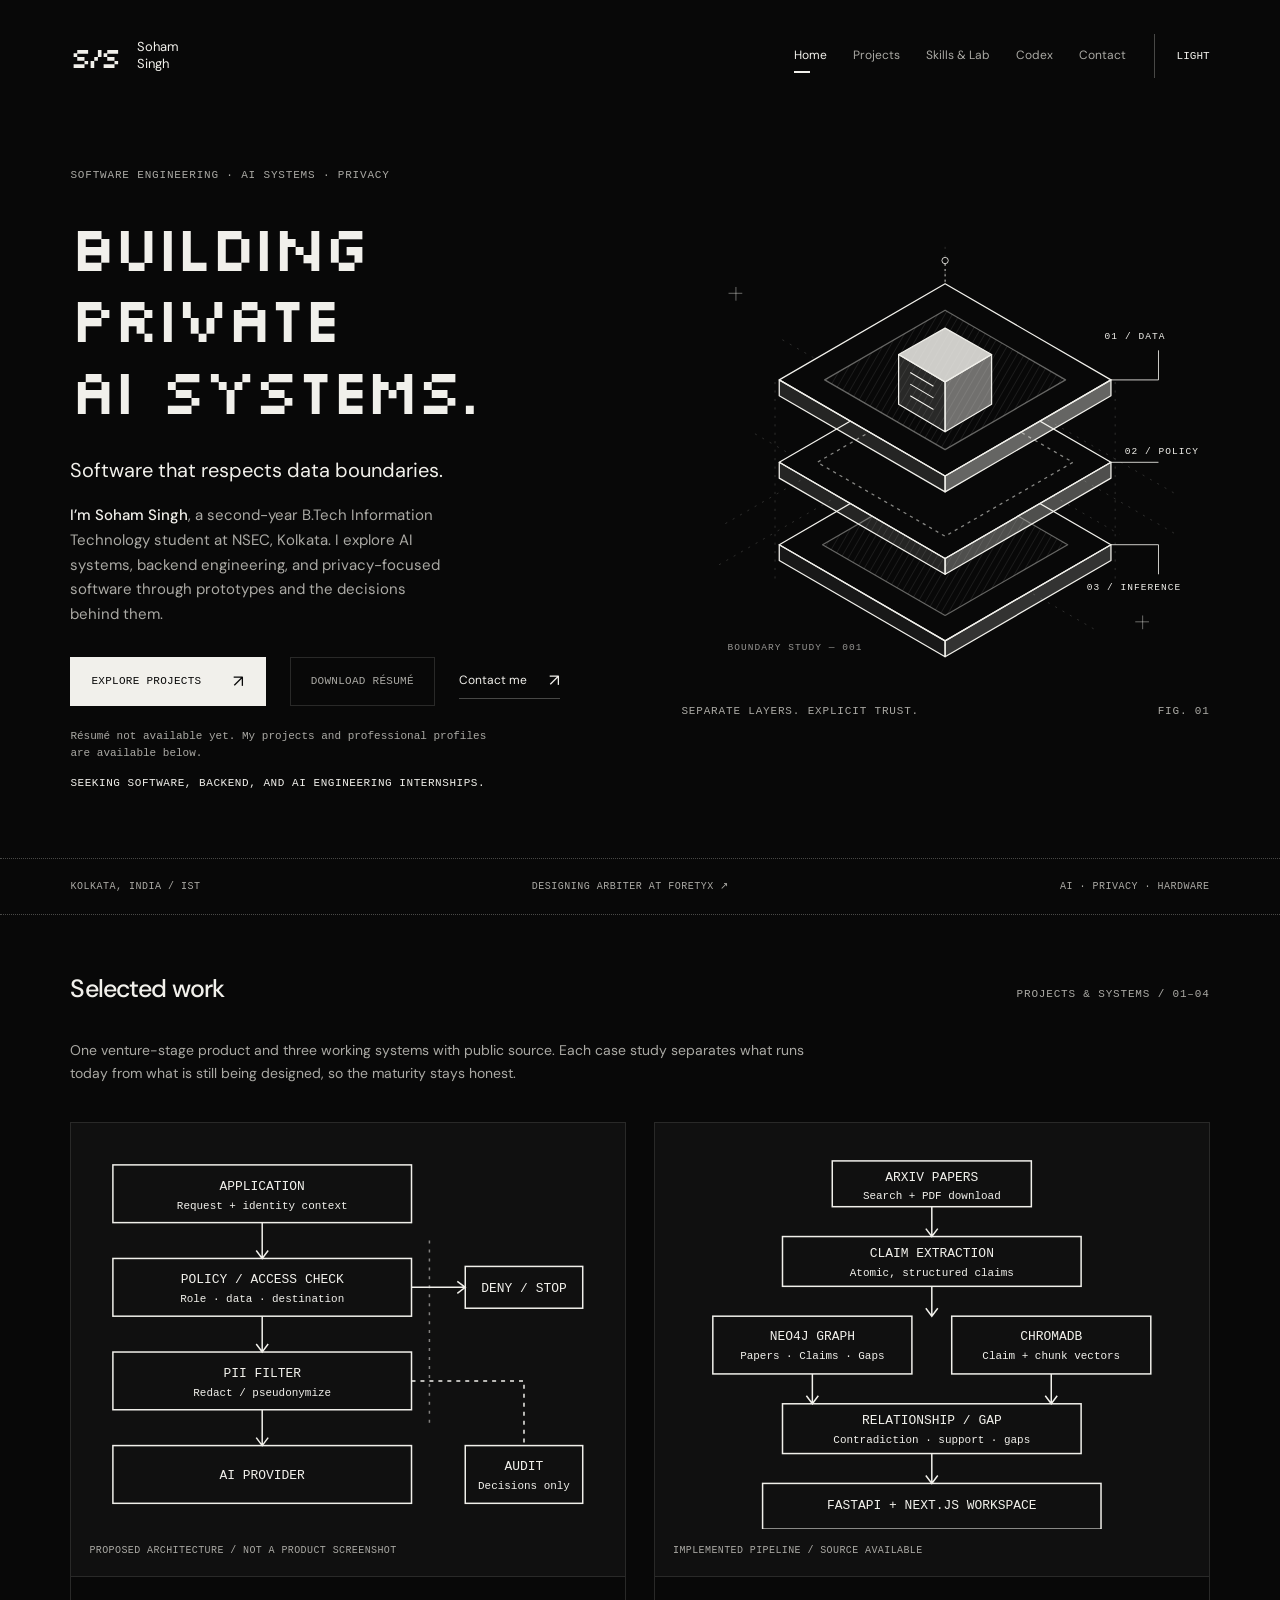
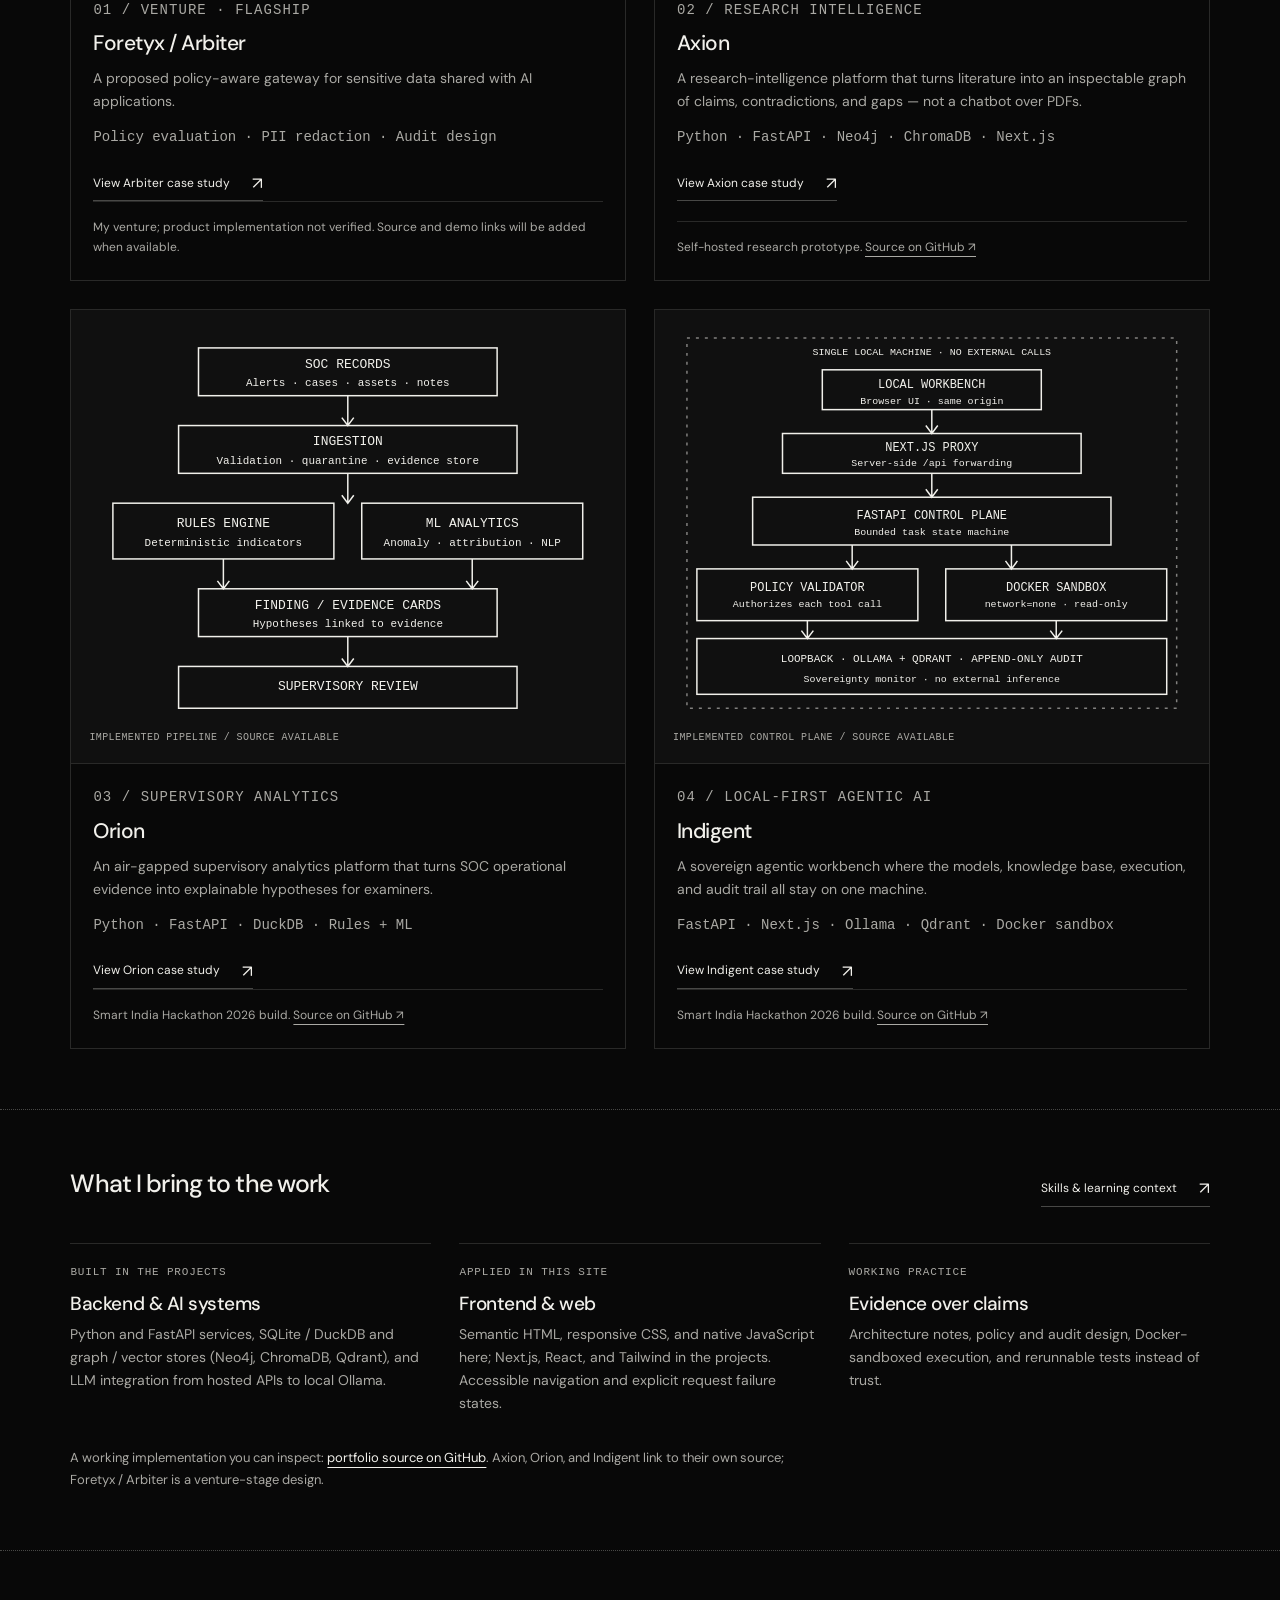
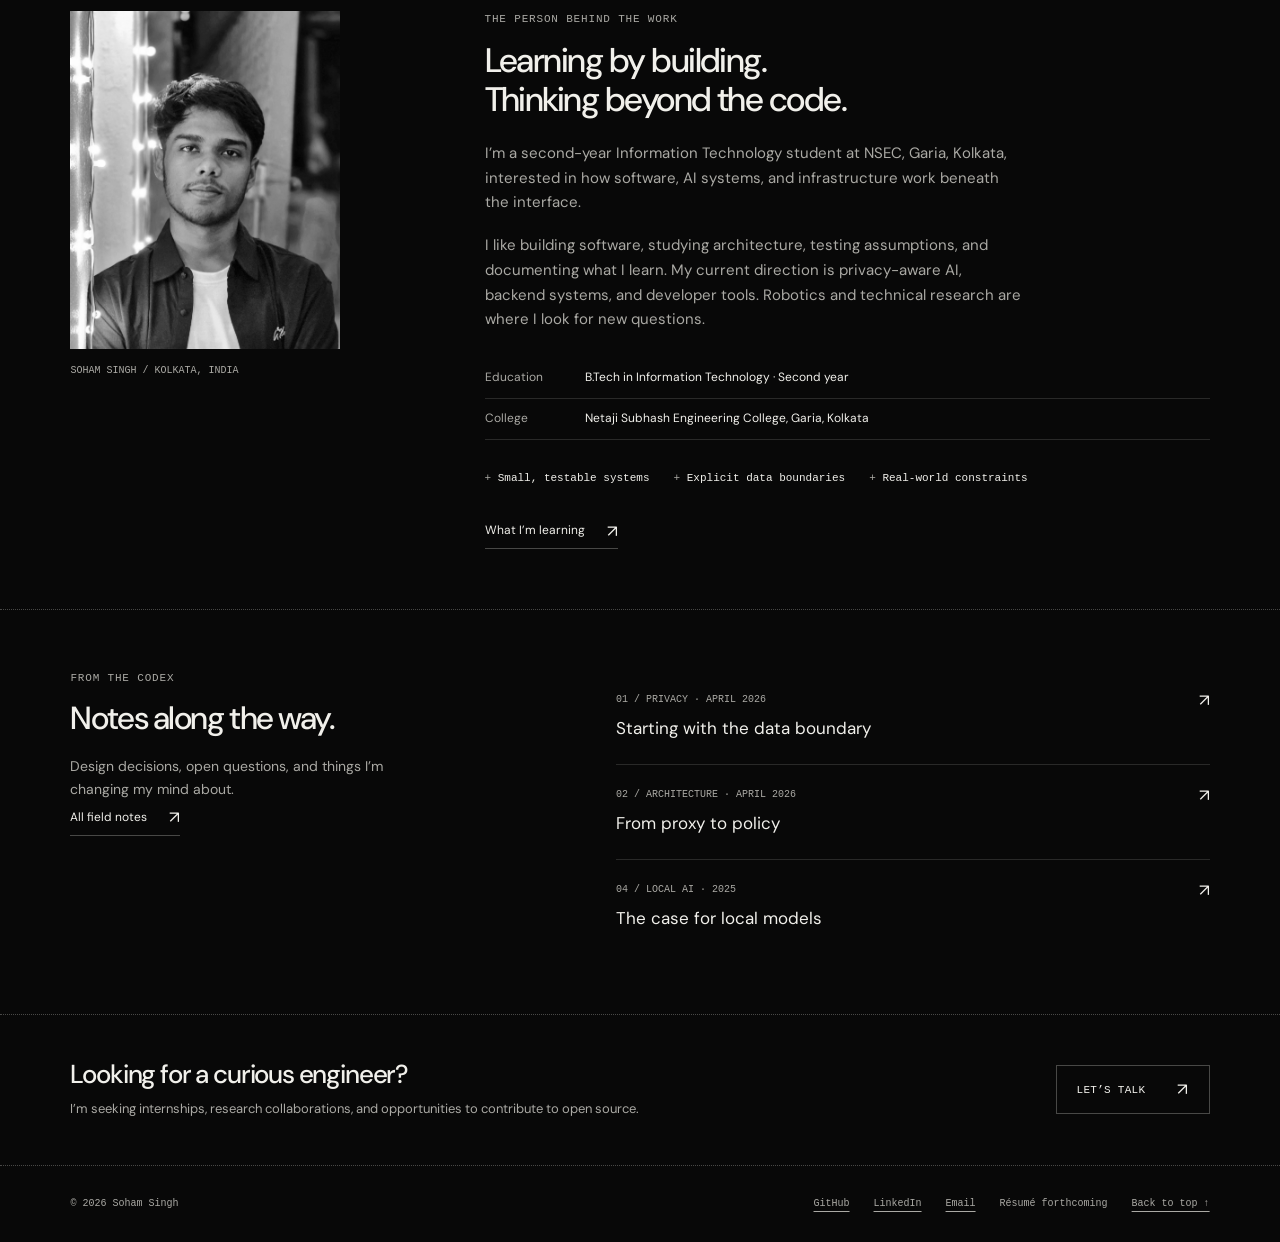
<file: index.html>
<!doctype html>
<html lang="en">
<head>
  <meta charset="utf-8">
  <meta name="viewport" content="width=device-width, initial-scale=1">
  <meta name="robots" content="index, follow, max-image-preview:large, max-snippet:-1, max-video-preview:-1">
  <meta name="description" content="Soham Singh — second-year B.Tech IT student at NSEC, Kolkata. Portfolio and case studies on privacy-first AI, local inference, and backend systems. Seeking software, AI, and backend engineering internships.">
  <meta name="author" content="Soham Singh">
  <link rel="canonical" href="https://sohamsingh.indevs.in/">
  <link rel="icon" href="assets/favicon.svg" type="image/svg+xml">
  <meta property="og:type" content="website">
  <meta property="og:url" content="https://sohamsingh.indevs.in/">
  <meta property="og:title" content="Soham Singh — Software, Backend &amp; AI Systems Portfolio">
  <meta property="og:description" content="Design case studies and field notes on AI privacy, local models, and the systems around them.">
  <meta property="og:site_name" content="Soham Singh">
  <meta property="og:image" content="https://sohamsingh.indevs.in/assets/social-preview.png">
  <meta property="og:image:width" content="1200">
  <meta property="og:image:height" content="630">
  <meta property="og:image:alt" content="Soham Singh — Building private AI systems">
  <meta name="twitter:card" content="summary_large_image">
  <meta name="twitter:title" content="Soham Singh — Software, Backend &amp; AI Systems Portfolio">
  <meta name="twitter:description" content="Design case studies and field notes on AI privacy, local models, and the systems around them.">
  <meta name="twitter:image" content="https://sohamsingh.indevs.in/assets/social-preview.png">
  <meta name="twitter:image:alt" content="Soham Singh — Building private AI systems">
  <title>Soham Singh — Software, Backend &amp; AI Systems Portfolio</title>
  <link rel="preconnect" href="https://fonts.googleapis.com">
  <link rel="preconnect" href="https://fonts.gstatic.com" crossorigin>
  <link href="https://fonts.googleapis.com/css2?family=DM+Sans:wght@400;500;600;700&family=Silkscreen&display=swap" rel="stylesheet">
  <link rel="stylesheet" href="styles.css">
  <script src="theme.js"></script>
  <script type="application/ld+json">
  {
    "@context": "https://schema.org",
    "@graph": [
      {
        "@type": "WebSite",
        "@id": "https://sohamsingh.indevs.in/#website",
        "url": "https://sohamsingh.indevs.in/",
        "name": "Soham Singh",
        "inLanguage": "en",
        "publisher": { "@id": "https://sohamsingh.indevs.in/#person" }
      },
      {
        "@type": "Person",
        "@id": "https://sohamsingh.indevs.in/#person",
        "name": "Soham Singh",
        "url": "https://sohamsingh.indevs.in/",
        "jobTitle": "Software Engineering Student",
        "description": "Second-year B.Tech Information Technology student at NSEC, Kolkata, building privacy-first AI and backend systems.",
        "sameAs": ["https://github.com/Som007-builds", "https://www.linkedin.com/in/soham-singh-a21688307/"],
        "alumniOf": { "@type": "CollegeOrUniversity", "name": "Netaji Subhash Engineering College" },
        "address": { "@type": "PostalAddress", "addressLocality": "Kolkata", "addressRegion": "West Bengal", "addressCountry": "IN" },
        "knowsAbout": ["Artificial Intelligence", "AI Privacy", "Local Inference", "Backend Systems", "FastAPI", "Python", "Systems Design"]
      },
      {
        "@type": "ProfilePage",
        "@id": "https://sohamsingh.indevs.in/#webpage",
        "url": "https://sohamsingh.indevs.in/",
        "name": "Soham Singh — Software, Backend & AI Systems Portfolio",
        "isPartOf": { "@id": "https://sohamsingh.indevs.in/#website" },
        "mainEntity": { "@id": "https://sohamsingh.indevs.in/#person" },
        "about": { "@id": "https://sohamsingh.indevs.in/#person" },
        "inLanguage": "en"
      }
    ]
  }
  </script>
</head>
<body>
  <a class="skip-link" href="#main">Skip to content</a>
  <div class="site-shell">
    <header class="site-header">
      <a class="brand" href="index.html" aria-label="Soham Singh — home">
        <span class="brand-mark" aria-hidden="true">S/S</span>
        <span class="brand-name">Soham Singh</span>
      </a>
      <div class="header-controls">
        <button class="theme-toggle" type="button" data-theme-toggle hidden aria-label="Switch to light theme"><span data-theme-label>Light</span></button>
        <button class="menu-toggle" type="button" hidden aria-expanded="false" aria-controls="site-nav">Menu <span class="menu-lines" aria-hidden="true"></span></button>
      </div>
      <nav id="site-nav" class="site-nav" aria-label="Primary">
        <a href="index.html" aria-current="page">Home</a>
        <a href="systems.html">Projects</a>
        <a href="lab.html">Skills &amp; Lab</a>
        <a href="codex.html">Codex</a>
        <a href="contact.html">Contact</a>
      </nav>
    </header>

    <main id="main">
      <section class="hero" aria-labelledby="hero-title">
        <div class="hero-copy">
          <p class="eyebrow">Software engineering · AI systems · Privacy</p>
          <h1 id="hero-title" class="display-title">BUILDING<br>PRIVATE<br>AI SYSTEMS.</h1>
          <p class="hero-positioning">Software that respects data boundaries.</p>
          <p class="hero-intro"><strong>I’m Soham Singh</strong>, a second-year B.Tech Information Technology student at NSEC, Kolkata. I explore AI systems, backend engineering, and privacy-focused software through prototypes and the decisions behind them.</p>
          <div class="hero-actions">
            <a class="button button-primary" href="systems.html">Explore projects <span class="arrow" aria-hidden="true">↗</span></a>
            <span class="button button-unavailable" data-resume-slot="hero" aria-disabled="true" aria-describedby="resume-note">Download résumé</span>
            <a class="text-link" href="contact.html">Contact me <span class="arrow" aria-hidden="true">↗</span></a>
          </div>
          <p id="resume-note" class="resume-note">Résumé not available yet. My projects and professional profiles are available below.</p>
          <!-- Update or remove this message when the internship search changes. -->
          <p class="opportunity-note">Seeking software, backend, and AI engineering internships.</p>
        </div>
        <figure class="hero-art">
          <svg viewBox="0 0 500 460" xmlns="http://www.w3.org/2000/svg" role="img" aria-labelledby="boundary-title boundary-desc">
            <title id="boundary-title">A study in data boundaries</title>
            <desc id="boundary-desc">An isometric drawing of three separated layers around a central data block. The layers represent data, policy, and inference, with a distinct boundary between each.</desc>
            <defs>
              <pattern id="slab-hatch" width="6" height="6" patternUnits="userSpaceOnUse" patternTransform="rotate(30)"><path d="M0 0V6" fill="none" stroke="currentColor" stroke-width=".6" opacity=".25"/></pattern>
            </defs>
            <g fill="none" stroke="currentColor" stroke-width=".7" opacity=".22" stroke-dasharray="2 6">
              <path d="M42 294 280 157 470 267M36 333 278 193 470 305M96 120 415 304M70 209 393 395M250 32V422"/>
              <path d="M89 160V346M411 160V346"/>
            </g>
            <g stroke="currentColor" stroke-width="1.2" stroke-linejoin="round">
              <path d="m250 223 157 91-157 91-157-91z" fill="var(--paper)"/>
              <path d="m93 314 157 91v15L93 329z" fill="currentColor" fill-opacity=".07"/>
              <path d="m250 405 157-91v15l-157 91z" fill="currentColor" fill-opacity=".18"/>
              <path d="m250 247 116 67-116 67-116-67z" fill="url(#slab-hatch)" stroke-opacity=".4"/>
              <path d="m250 145 157 91-157 91-157-91z" fill="var(--paper)"/>
              <path d="m93 236 157 91v15L93 251z" fill="currentColor" fill-opacity=".12"/>
              <path d="m250 327 157-91v15l-157 91z" fill="currentColor" fill-opacity=".3"/>
              <path d="m250 166 121 70-121 70-121-70z" fill="none" stroke-dasharray="3 4" stroke-opacity=".55"/>
              <path d="m250 67 157 91-157 91-157-91z" fill="var(--paper)"/>
              <path d="m93 158 157 91v15L93 173z" fill="currentColor" fill-opacity=".12"/>
              <path d="m250 249 157-91v15l-157 91z" fill="currentColor" fill-opacity=".4"/>
              <path d="m250 92 114 66-114 66-114-66z" fill="url(#slab-hatch)" stroke-opacity=".4"/>
              <path d="m250 109 44 25-44 26-44-26z" fill="currentColor" fill-opacity=".85"/>
              <path d="m206 134 44 26v47l-44-26z" fill="currentColor" fill-opacity=".14"/>
              <path d="m250 160 44-26v47l-44 26z" fill="currentColor" fill-opacity=".45"/>
              <path d="m217 151 22 13m-22-2 22 13m-22-2 22 13" fill="none" stroke-width="1"/>
            </g>
            <g stroke="currentColor" stroke-width=".8" fill="none">
              <path d="M407 158h45v-28M407 236h45M407 314h45v28"/>
              <path d="M45 76h13m-6-6v13M430 387h13m-6-6v13" opacity=".5"/>
              <circle cx="250" cy="45" r="3"/>
              <path d="M250 48v17" stroke-dasharray="2 3"/>
            </g>
            <g fill="currentColor" font-family="monospace" font-size="9" letter-spacing="1">
              <text x="401" y="119">01 / DATA</text>
              <text x="420" y="228">02 / POLICY</text>
              <text x="384" y="357">03 / INFERENCE</text>
              <text x="44" y="414" opacity=".6">BOUNDARY STUDY — 001</text>
            </g>
          </svg>
          <figcaption class="eyebrow"><span>Separate layers. Explicit trust.</span><span>Fig. 01</span></figcaption>
        </figure>
      </section>

      <div class="hero-bottom">
        <span>Kolkata, India / IST</span>
        <a href="systems.html#foretyx">Designing Arbiter at Foretyx ↗</a>
        <span>AI · Privacy · Hardware</span>
      </div>

      <section class="section" aria-labelledby="work-title">
        <header class="section-heading">
          <h2 id="work-title">Selected work</h2>
          <p class="eyebrow">Projects &amp; systems / 01–04</p>
        </header>
        <p class="section-intro">One venture-stage product and three working systems with public source. Each case study separates what runs today from what is still being designed, so the maturity stays honest.</p>
        <div class="project-grid">
          <article class="project-card project-card--featured" aria-labelledby="card-foretyx-name">
            <figure class="project-visual"><svg class="project-diagram" viewBox="0 0 520 390" xmlns="http://www.w3.org/2000/svg" role="img" aria-labelledby="card-foretyx-diagram-title card-foretyx-diagram-desc">
                <title id="card-foretyx-diagram-title">Proposed Arbiter request boundary — not verified runtime</title>
                <desc id="card-foretyx-diagram-desc">Application and identity context enter a policy check. Denied requests stop. Allowed requests pass through PII filtering and redaction or scoped pseudonymization before reaching an AI provider. Decisions feed an audit record.</desc>
                <g fill="none" stroke="currentColor" stroke-width="1.5">
                  <rect x="24" y="24" width="300" height="58"/>
                  <path d="M174 82v36m-6-8 6 8 6-8"/>
                  <rect x="24" y="118" width="300" height="58"/>
                  <path d="M174 176v36m-6-8 6 8 6-8M324 147h54m-8-6 8 6-8 6"/>
                  <rect x="378" y="126" width="118" height="42"/>
                  <rect x="24" y="212" width="300" height="58"/>
                  <path d="M174 270v36m-6-8 6 8 6-8"/>
                  <rect x="24" y="306" width="300" height="58"/>
                  <path d="M342 100v188" stroke-dasharray="3 6" opacity="0.5"/>
                  <path d="M324 241h113v65" stroke-dasharray="4 5"/>
                  <rect x="378" y="306" width="118" height="58"/>
                </g>
                <g fill="currentColor" font-family="monospace" font-size="13" text-anchor="middle">
                  <text x="174" y="49">APPLICATION</text><text x="174" y="68" font-size="11">Request + identity context</text>
                  <text x="174" y="143">POLICY / ACCESS CHECK</text><text x="174" y="162" font-size="11">Role · data · destination</text>
                  <text x="437" y="152">DENY / STOP</text>
                  <text x="174" y="237">PII FILTER</text><text x="174" y="256" font-size="11">Redact / pseudonymize</text>
                  <text x="174" y="340">AI PROVIDER</text>
                  <text x="437" y="331">AUDIT</text><text x="437" y="350" font-size="11">Decisions only</text>
                </g>
              </svg><figcaption>Proposed architecture / not a product screenshot</figcaption></figure>
            <div class="project-card-body">
              <p class="eyebrow">01 / Venture · flagship</p>
              <h3 id="card-foretyx-name">Foretyx / Arbiter</h3>
              <p>A proposed policy-aware gateway for sensitive data shared with AI applications.</p>
              <p class="project-tags">Policy evaluation · PII redaction · Audit design</p>
              <a class="text-link" href="systems.html#foretyx">View Arbiter case study <span class="arrow" aria-hidden="true">↗</span></a>
              <p class="resource-note">My venture; product implementation not verified. Source and demo links will be added when available.</p>
            </div>
          </article>
          <article class="project-card" aria-labelledby="card-axion-name">
            <figure class="project-visual"><svg class="project-diagram" viewBox="0 0 520 390" xmlns="http://www.w3.org/2000/svg" role="img" aria-labelledby="card-axion-diagram-title card-axion-diagram-desc">
                <title id="card-axion-diagram-title">Axion claim-graph pipeline</title>
                <desc id="card-axion-diagram-desc">Papers are ingested from arXiv, split into atomic claims, and stored in a Neo4j graph and a ChromaDB vector index. Relationship and gap reasoning query both stores, and a FastAPI backend serves a Next.js research workspace.</desc>
                <g fill="none" stroke="currentColor" stroke-width="1.5">
                  <rect x="160" y="20" width="200" height="46"/>
                  <path d="M260 66v30m-6-8 6 8 6-8"/>
                  <rect x="110" y="96" width="300" height="50"/>
                  <path d="M260 146v30m-6-8 6 8 6-8"/>
                  <rect x="40" y="176" width="200" height="58"/>
                  <rect x="280" y="176" width="200" height="58"/>
                  <path d="M140 234v30m-6-8 6 8 6-8M380 234v30m-6-8 6 8 6-8"/>
                  <rect x="110" y="264" width="300" height="50"/>
                  <path d="M260 314v30m-6-8 6 8 6-8"/>
                  <rect x="90" y="344" width="340" height="46"/>
                </g>
                <g fill="currentColor" font-family="monospace" font-size="13" text-anchor="middle">
                  <text x="260" y="40">ARXIV PAPERS</text><text x="260" y="58" font-size="11">Search + PDF download</text>
                  <text x="260" y="117">CLAIM EXTRACTION</text><text x="260" y="136" font-size="11">Atomic, structured claims</text>
                  <text x="140" y="200">NEO4J GRAPH</text><text x="140" y="219" font-size="11">Papers · Claims · Gaps</text>
                  <text x="380" y="200">CHROMADB</text><text x="380" y="219" font-size="11">Claim + chunk vectors</text>
                  <text x="260" y="284">RELATIONSHIP / GAP</text><text x="260" y="303" font-size="11">Contradiction · support · gaps</text>
                  <text x="260" y="370">FASTAPI + NEXT.JS WORKSPACE</text>
                </g>
              </svg><figcaption>Implemented pipeline / source available</figcaption></figure>
            <div class="project-card-body">
              <p class="eyebrow">02 / Research intelligence</p>
              <h3 id="card-axion-name">Axion</h3>
              <p>A research-intelligence platform that turns literature into an inspectable graph of claims, contradictions, and gaps — not a chatbot over PDFs.</p>
              <p class="project-tags">Python · FastAPI · Neo4j · ChromaDB · Next.js</p>
              <a class="text-link" href="systems.html#axion">View Axion case study <span class="arrow" aria-hidden="true">↗</span></a>
              <p class="resource-note">Self-hosted research prototype. <a href="https://github.com/Som007-builds/Axion" target="_blank" rel="noopener noreferrer">Source on GitHub ↗</a></p>
            </div>
          </article>
          <article class="project-card" aria-labelledby="card-orion-name">
            <figure class="project-visual"><svg class="project-diagram" viewBox="0 0 520 390" xmlns="http://www.w3.org/2000/svg" role="img" aria-labelledby="card-orion-diagram-title card-orion-diagram-desc">
                <title id="card-orion-diagram-title">Orion supervisory analytics pipeline</title>
                <desc id="card-orion-diagram-desc">SOC operational records are validated and stored, then scored by a deterministic rules engine and ML analytics. Results are presented as finding and evidence cards for supervisory review packs.</desc>
                <g fill="none" stroke="currentColor" stroke-width="1.5">
                  <rect x="110" y="20" width="300" height="48"/>
                  <path d="M260 68v30m-6-8 6 8 6-8"/>
                  <rect x="90" y="98" width="340" height="48"/>
                  <path d="M260 146v30m-6-8 6 8 6-8"/>
                  <rect x="24" y="176" width="222" height="56"/>
                  <rect x="274" y="176" width="222" height="56"/>
                  <path d="M135 232v30m-6-8 6 8 6-8M385 232v30m-6-8 6 8 6-8"/>
                  <rect x="110" y="262" width="300" height="48"/>
                  <path d="M260 310v30m-6-8 6 8 6-8"/>
                  <rect x="90" y="340" width="340" height="42"/>
                </g>
                <g fill="currentColor" font-family="monospace" font-size="13" text-anchor="middle">
                  <text x="260" y="40">SOC RECORDS</text><text x="260" y="58" font-size="11">Alerts · cases · assets · notes</text>
                  <text x="260" y="118">INGESTION</text><text x="260" y="137" font-size="11">Validation · quarantine · evidence store</text>
                  <text x="135" y="200">RULES ENGINE</text><text x="135" y="219" font-size="11">Deterministic indicators</text>
                  <text x="385" y="200">ML ANALYTICS</text><text x="385" y="219" font-size="11">Anomaly · attribution · NLP</text>
                  <text x="260" y="282">FINDING / EVIDENCE CARDS</text><text x="260" y="300" font-size="11">Hypotheses linked to evidence</text>
                  <text x="260" y="364">SUPERVISORY REVIEW</text>
                </g>
              </svg><figcaption>Implemented pipeline / source available</figcaption></figure>
            <div class="project-card-body">
              <p class="eyebrow">03 / Supervisory analytics</p>
              <h3 id="card-orion-name">Orion</h3>
              <p>An air-gapped supervisory analytics platform that turns SOC operational evidence into explainable hypotheses for examiners.</p>
              <p class="project-tags">Python · FastAPI · DuckDB · Rules + ML</p>
              <a class="text-link" href="systems.html#orion">View Orion case study <span class="arrow" aria-hidden="true">↗</span></a>
              <p class="resource-note">Smart India Hackathon 2026 build. <a href="https://github.com/Som007-builds/orion" target="_blank" rel="noopener noreferrer">Source on GitHub ↗</a></p>
            </div>
          </article>
          <article class="project-card" aria-labelledby="card-indigent-name">
            <figure class="project-visual"><svg class="project-diagram" viewBox="0 0 520 390" xmlns="http://www.w3.org/2000/svg" role="img" aria-labelledby="card-indigent-diagram-title card-indigent-diagram-desc">
                <title id="card-indigent-diagram-title">Indigent local-first agentic workbench</title>
                <desc id="card-indigent-diagram-desc">A local browser talks to a Next.js proxy and a FastAPI control plane. The control plane runs a bounded task state machine, authorizes each tool call through a policy validator, and executes code only inside a network-disabled Docker sandbox, using loopback Ollama and Qdrant with an append-only audit.</desc>
                <g fill="none" stroke="currentColor" stroke-width="1.5">
                  <rect x="14" y="10" width="492" height="372" stroke-dasharray="3 6" opacity="0.5"/>
                  <rect x="150" y="42" width="220" height="40"/>
                  <path d="M260 82v24m-6-8 6 8 6-8"/>
                  <rect x="110" y="106" width="300" height="40"/>
                  <path d="M260 146v24m-6-8 6 8 6-8"/>
                  <rect x="80" y="170" width="360" height="48"/>
                  <path d="M180 218v24m-6-8 6 8 6-8M340 218v24m-6-8 6 8 6-8"/>
                  <rect x="24" y="242" width="222" height="52"/>
                  <rect x="274" y="242" width="222" height="52"/>
                  <path d="M135 294v18m-6-8 6 8 6-8M385 294v18m-6-8 6 8 6-8"/>
                  <rect x="24" y="312" width="472" height="56"/>
                </g>
                <g fill="currentColor" font-family="monospace" font-size="12" text-anchor="middle">
                  <text x="260" y="27" font-size="10">SINGLE LOCAL MACHINE · NO EXTERNAL CALLS</text>
                  <text x="260" y="60">LOCAL WORKBENCH</text><text x="260" y="76" font-size="10">Browser UI · same origin</text>
                  <text x="260" y="124">NEXT.JS PROXY</text><text x="260" y="139" font-size="10">Server-side /api forwarding</text>
                  <text x="260" y="192">FASTAPI CONTROL PLANE</text><text x="260" y="208" font-size="10">Bounded task state machine</text>
                  <text x="135" y="264">POLICY VALIDATOR</text><text x="135" y="280" font-size="10">Authorizes each tool call</text>
                  <text x="385" y="264">DOCKER SANDBOX</text><text x="385" y="280" font-size="10">network=none · read-only</text>
                  <text x="260" y="336" font-size="11">LOOPBACK · OLLAMA + QDRANT · APPEND-ONLY AUDIT</text>
                  <text x="260" y="356" font-size="10">Sovereignty monitor · no external inference</text>
                </g>
              </svg><figcaption>Implemented control plane / source available</figcaption></figure>
            <div class="project-card-body">
              <p class="eyebrow">04 / Local-first agentic AI</p>
              <h3 id="card-indigent-name">Indigent</h3>
              <p>A sovereign agentic workbench where the models, knowledge base, execution, and audit trail all stay on one machine.</p>
              <p class="project-tags">FastAPI · Next.js · Ollama · Qdrant · Docker sandbox</p>
              <a class="text-link" href="systems.html#indigent">View Indigent case study <span class="arrow" aria-hidden="true">↗</span></a>
              <p class="resource-note">Smart India Hackathon 2026 build. <a href="https://github.com/Som007-builds/indigent-dev" target="_blank" rel="noopener noreferrer">Source on GitHub ↗</a></p>
            </div>
          </article>
        </div>
      </section>

      <section class="section" aria-labelledby="strengths-title">
        <header class="section-heading"><h2 id="strengths-title">What I bring to the work</h2><a class="text-link" href="lab.html#skills">Skills &amp; learning context <span class="arrow" aria-hidden="true">↗</span></a></header>
        <div class="strength-grid">
          <div><p class="eyebrow">Built in the projects</p><h3>Backend &amp; AI systems</h3><p>Python and FastAPI services, SQLite / DuckDB and graph / vector stores (Neo4j, ChromaDB, Qdrant), and LLM integration from hosted APIs to local Ollama.</p></div>
          <div><p class="eyebrow">Applied in this site</p><h3>Frontend &amp; web</h3><p>Semantic HTML, responsive CSS, and native JavaScript here; Next.js, React, and Tailwind in the projects. Accessible navigation and explicit request failure states.</p></div>
          <div><p class="eyebrow">Working practice</p><h3>Evidence over claims</h3><p>Architecture notes, policy and audit design, Docker-sandboxed execution, and rerunnable tests instead of trust.</p></div>
        </div>
        <p class="section-evidence">A working implementation you can inspect: <a href="https://github.com/Som007-builds/Portfolio-Neumorphism" target="_blank" rel="noopener noreferrer">portfolio source on GitHub</a>. Axion, Orion, and Indigent link to their own source; Foretyx / Arbiter is a venture-stage design.</p>
      </section>

      <section class="section" aria-labelledby="about-title">
        <div class="about-layout">
          <figure class="portrait">
            <img src="profile.webp" alt="Portrait of Soham Singh" width="1568" height="1568" loading="lazy">
            <figcaption>Soham Singh / Kolkata, India</figcaption>
          </figure>
          <div class="about-copy">
            <p class="eyebrow">The person behind the work</p>
            <h2 id="about-title">Learning by building.<br>Thinking beyond the code.</h2>
            <p>I’m a second-year Information Technology student at NSEC, Garia, Kolkata, interested in how software, AI systems, and infrastructure work beneath the interface.</p>
            <p>I like building software, studying architecture, testing assumptions, and documenting what I learn. My current direction is privacy-aware AI, backend systems, and developer tools. Robotics and technical research are where I look for new questions.</p>
            <dl class="meta-list education-block"><div><dt>Education</dt><dd>B.Tech in Information Technology · Second year</dd></div><div><dt>College</dt><dd>Netaji Subhash Engineering College, Garia, Kolkata</dd></div></dl>
            <ul class="approach-list"><li>Small, testable systems</li><li>Explicit data boundaries</li><li>Real-world constraints</li></ul>
            <a class="text-link" href="lab.html">What I’m learning <span class="arrow" aria-hidden="true">↗</span></a>
          </div>
        </div>
      </section>

      <section class="section notes-preview" aria-labelledby="notes-title">
        <div>
          <p class="eyebrow">From the Codex</p>
          <h2 id="notes-title">Notes along the way.</h2>
          <p>Design decisions, open questions, and things I’m changing my mind about.</p>
          <a class="text-link" href="codex.html">All field notes <span class="arrow" aria-hidden="true">↗</span></a>
        </div>
        <ul class="notes-list">
          <li><a href="codex.html#privacy-first"><span><small>01 / Privacy · April 2026</small>Starting with the data boundary</span><span class="arrow" aria-hidden="true">↗</span></a></li>
          <li><a href="codex.html#policy-architecture"><span><small>02 / Architecture · April 2026</small>From proxy to policy</span><span class="arrow" aria-hidden="true">↗</span></a></li>
          <li><a href="codex.html#local-models"><span><small>04 / Local AI · 2025</small>The case for local models</span><span class="arrow" aria-hidden="true">↗</span></a></li>
        </ul>
      </section>

      <section class="contact-strip" aria-labelledby="talk-title">
        <div><h2 id="talk-title">Looking for a curious engineer?</h2><p>I’m seeking internships, research collaborations, and opportunities to contribute to open source.</p></div>
        <a class="button" href="contact.html">Let’s talk <span class="arrow" aria-hidden="true">↗</span></a>
      </section>
    </main>

    <footer class="site-footer">
      <p>© 2026 Soham Singh</p>
      <div class="footer-links">
        <a href="https://github.com/Som007-builds" target="_blank" rel="noopener noreferrer">GitHub</a>
        <a href="https://www.linkedin.com/in/soham-singh-a21688307/" target="_blank" rel="noopener noreferrer">LinkedIn</a>
        <a href="mailto:sohamsingh572@gmail.com">Email</a>
        <span class="resume-unavailable" data-resume-slot="footer" aria-label="Résumé not available yet">Résumé forthcoming</span>
        <a href="#main">Back to top ↑</a>
      </div>
    </footer>
  </div>
</body>
</html>
</file>
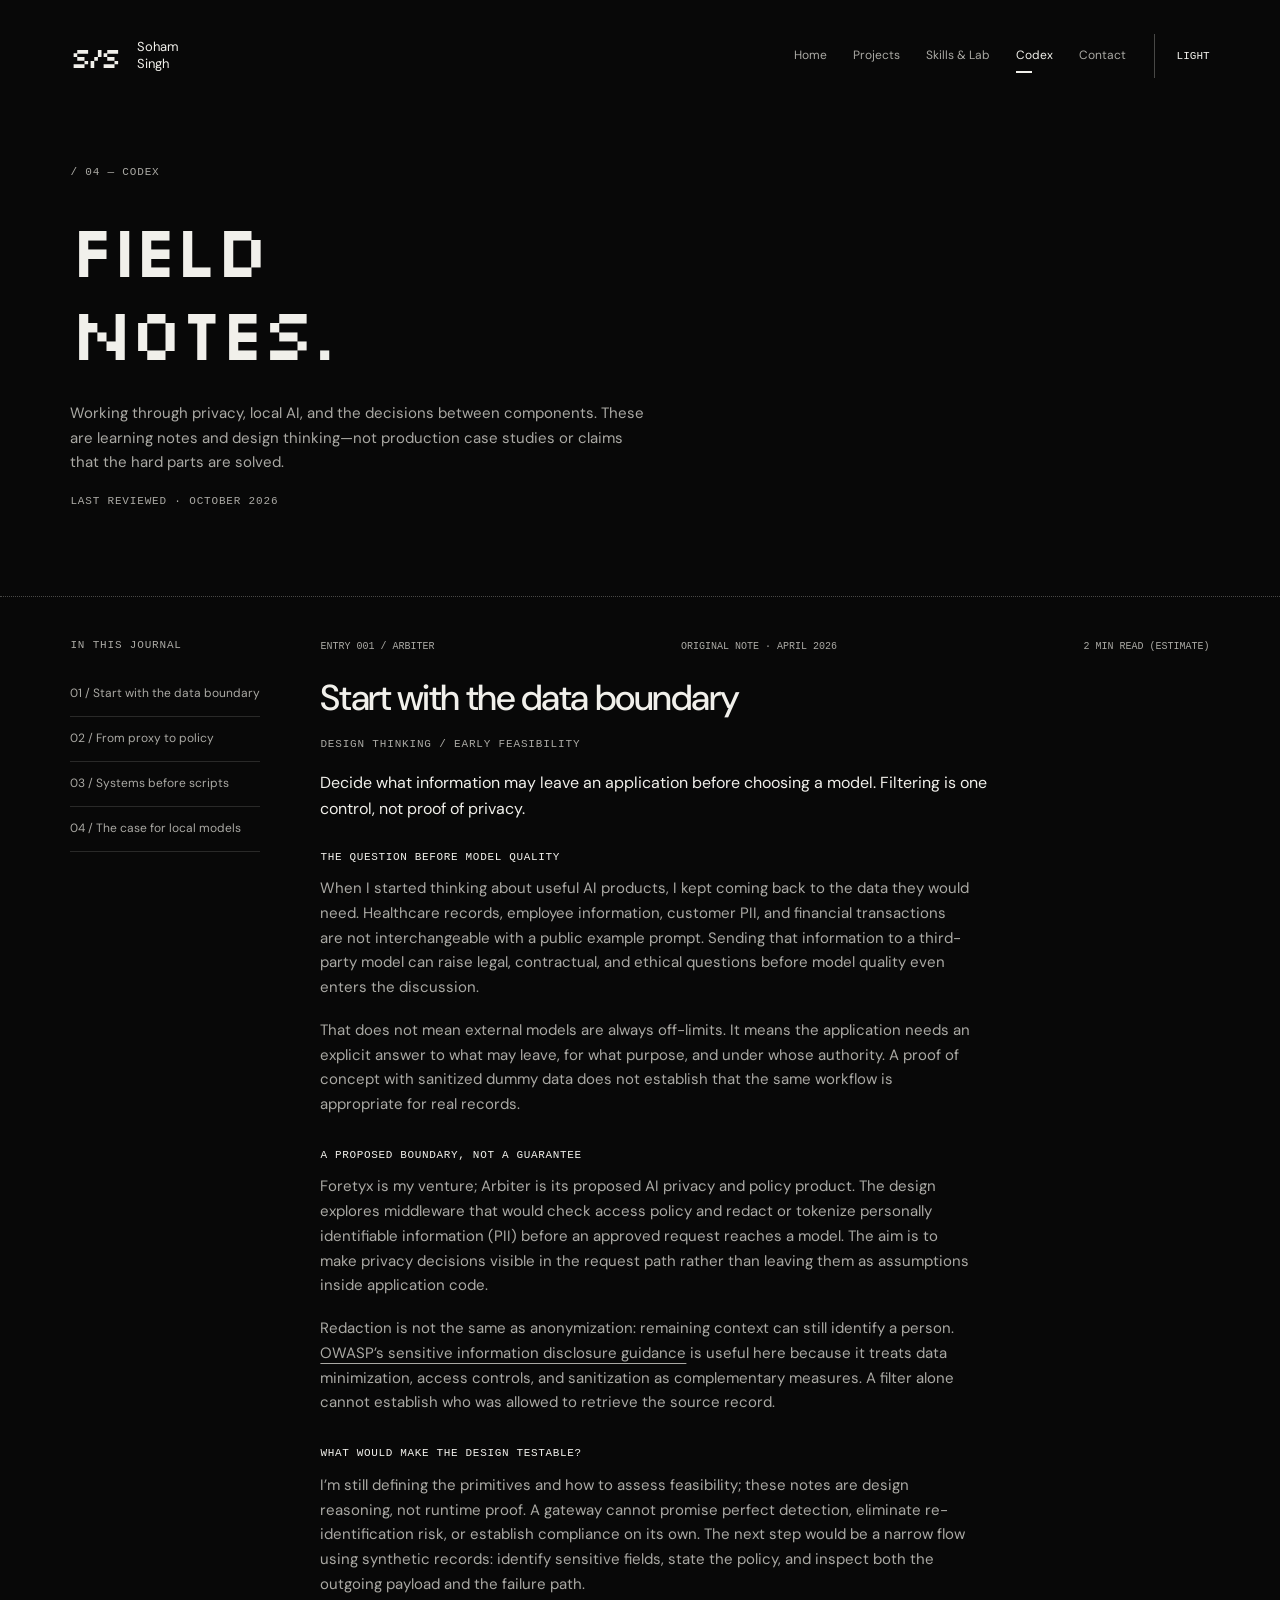
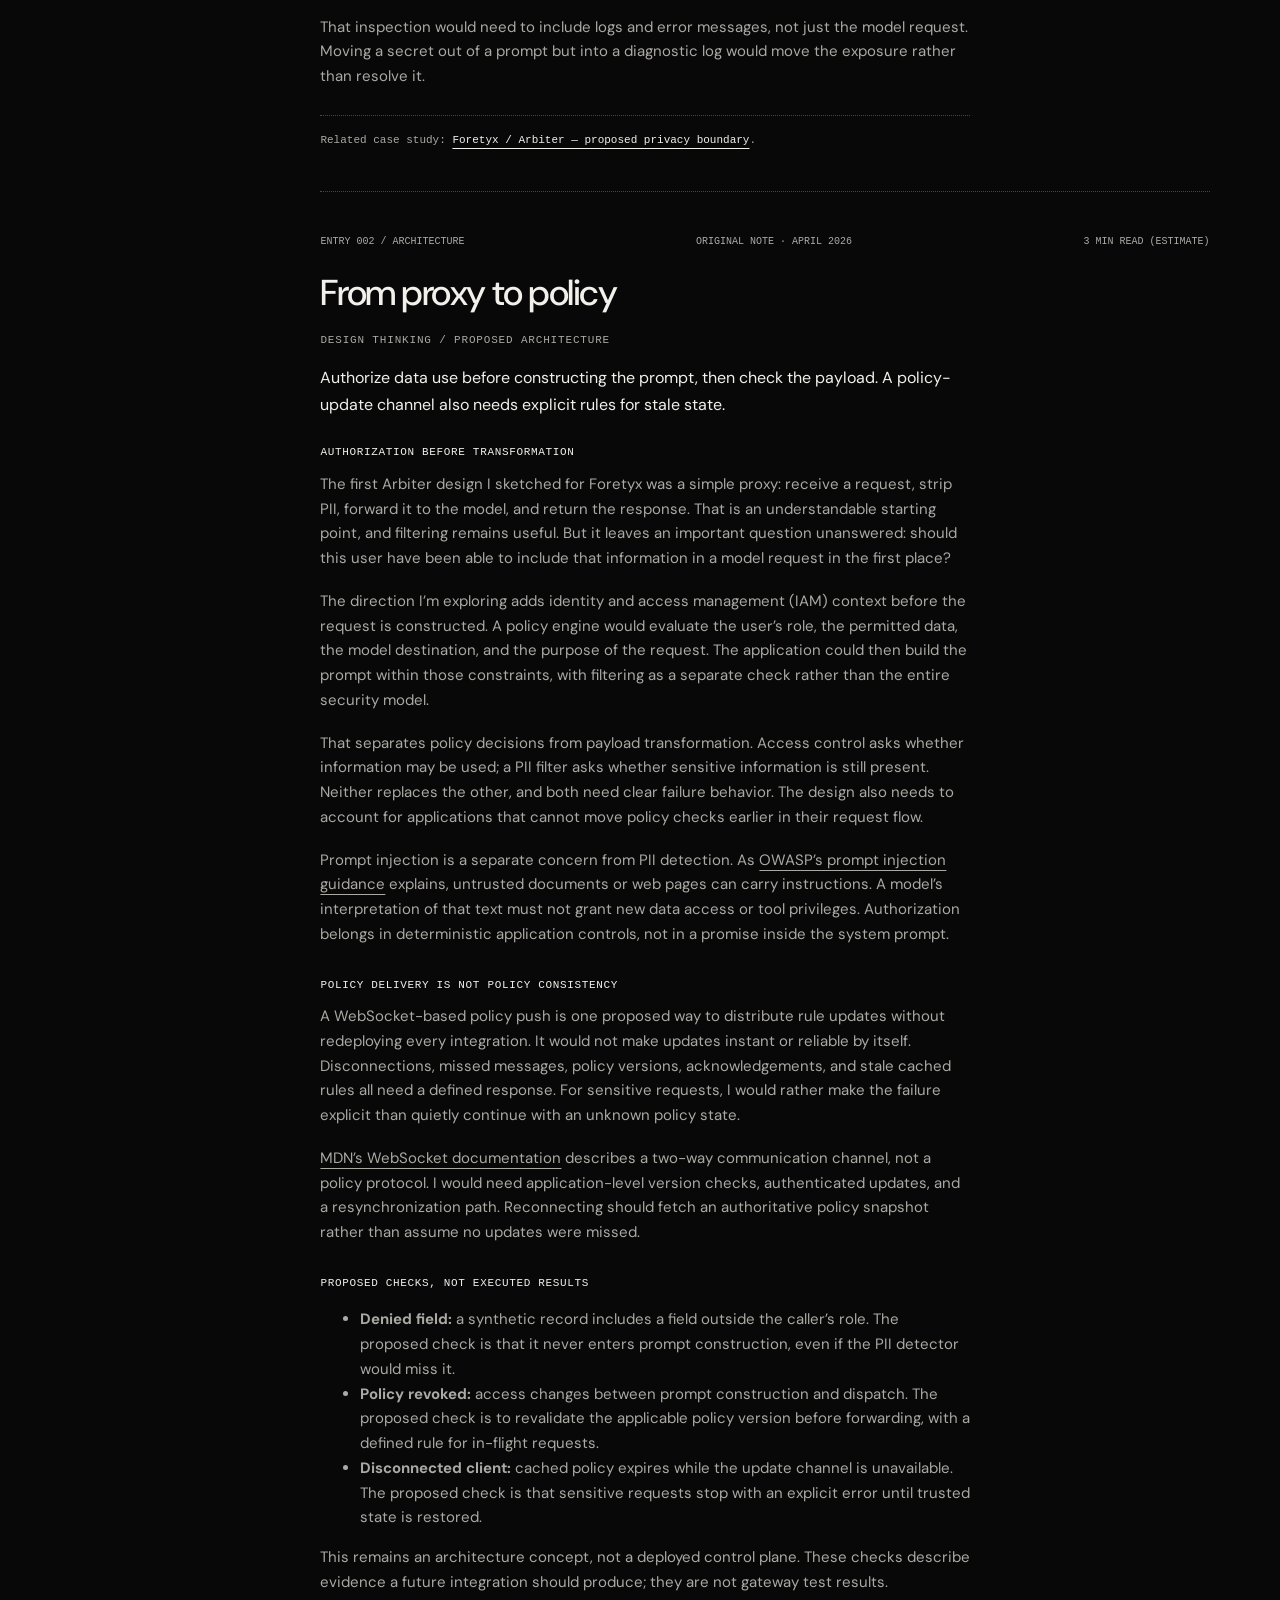
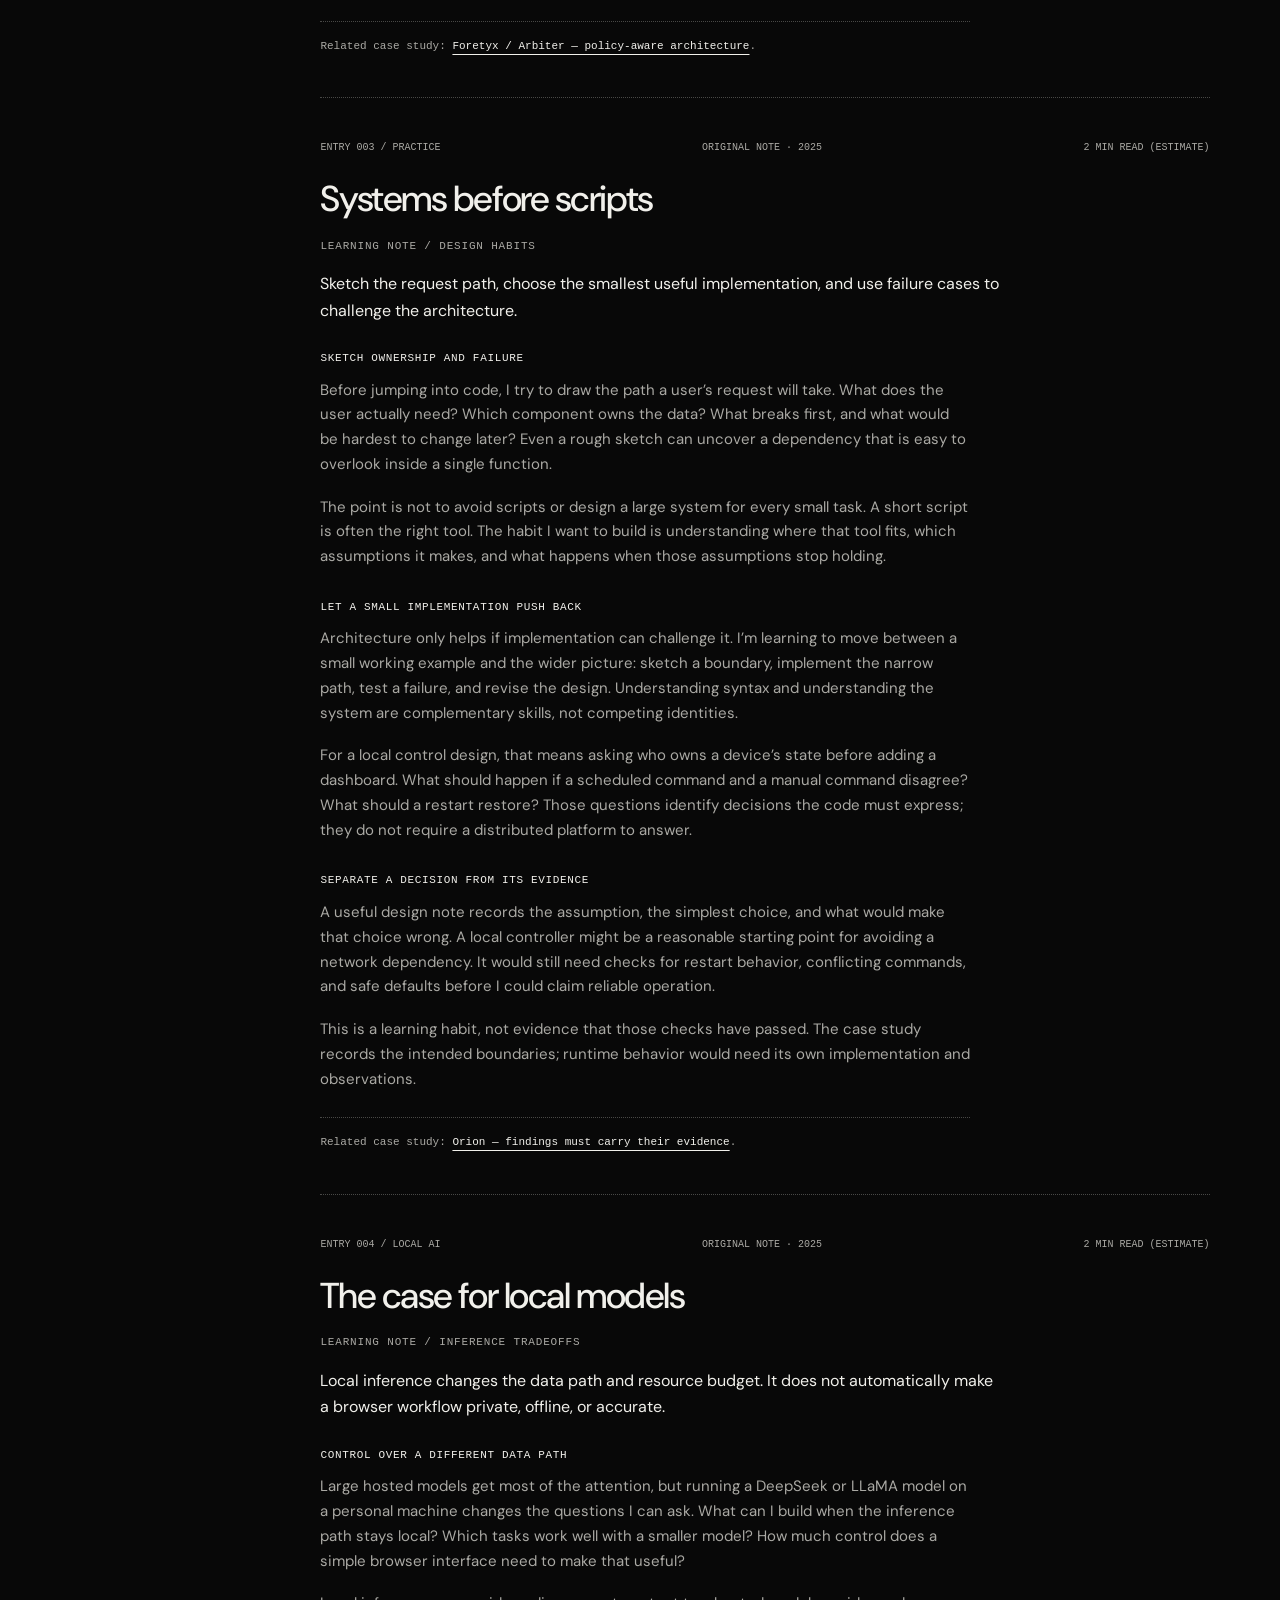
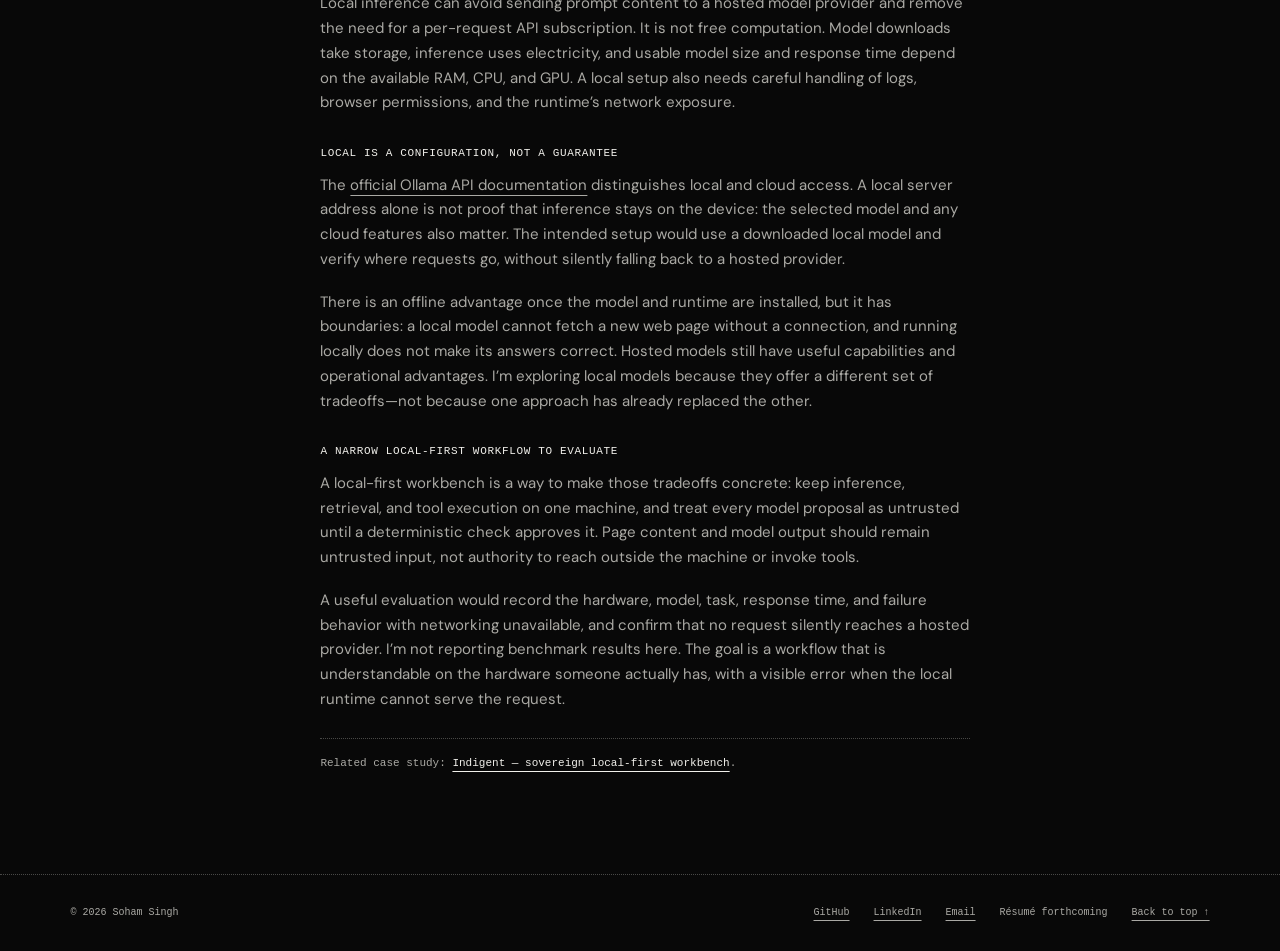
<file: codex.html>
<!doctype html>
<html lang="en">
<head>
  <meta charset="utf-8">
  <meta name="viewport" content="width=device-width, initial-scale=1">
  <meta name="robots" content="index, follow, max-image-preview:large, max-snippet:-1, max-video-preview:-1">
  <meta name="description" content="Soham Singh’s design notes on Arbiter, Foretyx’s proposed AI privacy product, IAM and policy boundaries, systems thinking, and local inference tradeoffs.">
  <meta name="author" content="Soham Singh">
  <meta property="og:type" content="article">
  <meta property="og:site_name" content="Soham Singh">
  <meta property="og:title" content="Codex: AI &amp; Systems Notes — Soham Singh">
  <meta property="og:description" content="Design notes on privacy boundaries, policy architecture, systems thinking, and local-inference tradeoffs.">
  <meta property="og:url" content="https://sohamsingh.indevs.in/codex">
  <meta property="og:image" content="https://sohamsingh.indevs.in/assets/social-preview.png">
  <meta property="og:image:width" content="1200">
  <meta property="og:image:height" content="630">
  <meta property="og:image:alt" content="Soham Singh — Building private AI systems">
  <meta name="twitter:card" content="summary_large_image">
  <meta name="twitter:title" content="Codex: AI &amp; Systems Notes — Soham Singh">
  <meta name="twitter:description" content="Design notes on privacy boundaries, policy architecture, systems thinking, and local-inference tradeoffs.">
  <meta name="twitter:image" content="https://sohamsingh.indevs.in/assets/social-preview.png">
  <meta name="twitter:image:alt" content="Soham Singh — Building private AI systems">
  <title>Codex: AI &amp; Systems Notes — Soham Singh</title>
  <link rel="canonical" href="https://sohamsingh.indevs.in/codex">
  <link rel="icon" href="assets/favicon.svg" type="image/svg+xml">
  <link rel="preconnect" href="https://fonts.googleapis.com">
  <link rel="preconnect" href="https://fonts.gstatic.com" crossorigin>
  <link href="https://fonts.googleapis.com/css2?family=DM+Sans:wght@400;500;600;700&family=Silkscreen&display=swap" rel="stylesheet">
  <link rel="stylesheet" href="styles.css">
  <script src="theme.js"></script>
  <script type="application/ld+json">
  {
    "@context": "https://schema.org",
    "@graph": [
      {
        "@type": "WebSite",
        "@id": "https://sohamsingh.indevs.in/#website",
        "url": "https://sohamsingh.indevs.in/",
        "name": "Soham Singh",
        "inLanguage": "en",
        "publisher": { "@id": "https://sohamsingh.indevs.in/#person" }
      },
      {
        "@type": "Person",
        "@id": "https://sohamsingh.indevs.in/#person",
        "name": "Soham Singh",
        "url": "https://sohamsingh.indevs.in/",
        "jobTitle": "Software Engineering Student",
        "sameAs": ["https://github.com/Som007-builds", "https://www.linkedin.com/in/soham-singh-a21688307/"],
        "alumniOf": { "@type": "CollegeOrUniversity", "name": "Netaji Subhash Engineering College" }
      },
      {
        "@type": "CollectionPage",
        "@id": "https://sohamsingh.indevs.in/codex#webpage",
        "url": "https://sohamsingh.indevs.in/codex",
        "name": "Codex: AI & Systems Notes — Soham Singh",
        "description": "Design notes on privacy boundaries, policy architecture, systems thinking, and local-inference tradeoffs.",
        "isPartOf": { "@id": "https://sohamsingh.indevs.in/#website" },
        "about": { "@id": "https://sohamsingh.indevs.in/#person" },
        "author": { "@id": "https://sohamsingh.indevs.in/#person" },
        "inLanguage": "en"
      },
      {
        "@type": "BreadcrumbList",
        "@id": "https://sohamsingh.indevs.in/codex#breadcrumb",
        "itemListElement": [
          { "@type": "ListItem", "position": 1, "name": "Home", "item": "https://sohamsingh.indevs.in/" },
          { "@type": "ListItem", "position": 2, "name": "Codex", "item": "https://sohamsingh.indevs.in/codex" }
        ]
      }
    ]
  }
  </script>
</head>
<body>
  <a class="skip-link" href="#main">Skip to content</a>
  <div class="site-shell">
    <header class="site-header">
      <a class="brand" href="index.html" aria-label="Soham Singh — home">
        <span class="brand-mark" aria-hidden="true">S/S</span>
        <span class="brand-name">Soham Singh</span>
      </a>
      <div class="header-controls">
        <button class="theme-toggle" type="button" data-theme-toggle hidden aria-label="Switch to light theme"><span data-theme-label>Light</span></button>
        <button class="menu-toggle" type="button" hidden aria-expanded="false" aria-controls="site-nav">Menu <span class="menu-lines" aria-hidden="true"></span></button>
      </div>
      <nav id="site-nav" class="site-nav" aria-label="Primary">
        <a href="index.html">Home</a>
        <a href="systems.html">Projects</a>
        <a href="lab.html">Skills &amp; Lab</a>
        <a href="codex.html" aria-current="page">Codex</a>
        <a href="contact.html">Contact</a>
      </nav>
    </header>

    <main id="main">
      <header class="page-heading">
        <p class="eyebrow">/ 04 — Codex</p>
        <h1 class="display-title">FIELD<br>NOTES.</h1>
        <p class="page-intro">Working through privacy, local AI, and the decisions between components. These are learning notes and design thinking—not production case studies or claims that the hard parts are solved.</p>
        <p class="eyebrow">Last reviewed · October 2026</p>
      </header>

      <div class="journal-layout">
        <nav class="journal-index" aria-label="Journal entries">
          <p class="eyebrow">In this journal</p>
          <a href="#privacy-first">01 / Start with the data boundary</a>
          <a href="#policy-architecture">02 / From proxy to policy</a>
          <a href="#systems-before-scripts">03 / Systems before scripts</a>
          <a href="#local-models">04 / The case for local models</a>
        </nav>

        <div class="journal-entries">
          <article id="privacy-first" class="journal-entry" aria-labelledby="privacy-title">
            <header>
              <div class="entry-meta">
                <span class="entry-number">Entry 001 / Arbiter</span>
                <span>Original note · <time datetime="2026-04">April 2026</time></span>
                <span class="entry-reading-time">2 min read (estimate)</span>
              </div>
              <h2 id="privacy-title" class="entry-title">Start with the data boundary</h2>
              <p class="eyebrow">Design thinking / Early feasibility</p>
              <p class="entry-summary">Decide what information may leave an application before choosing a model. Filtering is one control, not proof of privacy.</p>
            </header>
            <div class="entry-body">
              <h3>The question before model quality</h3>
              <p>When I started thinking about useful AI products, I kept coming back to the data they would need. Healthcare records, employee information, customer PII, and financial transactions are not interchangeable with a public example prompt. Sending that information to a third-party model can raise legal, contractual, and ethical questions before model quality even enters the discussion.</p>
              <p>That does not mean external models are always off-limits. It means the application needs an explicit answer to what may leave, for what purpose, and under whose authority. A proof of concept with sanitized dummy data does not establish that the same workflow is appropriate for real records.</p>
              <h3>A proposed boundary, not a guarantee</h3>
              <p>Foretyx is my venture; Arbiter is its proposed AI privacy and policy product. The design explores middleware that would check access policy and redact or tokenize personally identifiable information (PII) before an approved request reaches a model. The aim is to make privacy decisions visible in the request path rather than leaving them as assumptions inside application code.</p>
              <p>Redaction is not the same as anonymization: remaining context can still identify a person. <a href="https://genai.owasp.org/llmrisk/llm022025-sensitive-information-disclosure/" target="_blank" rel="noopener noreferrer">OWASP’s sensitive information disclosure guidance</a> is useful here because it treats data minimization, access controls, and sanitization as complementary measures. A filter alone cannot establish who was allowed to retrieve the source record.</p>
              <h3>What would make the design testable?</h3>
              <p>I’m still defining the primitives and how to assess feasibility; these notes are design reasoning, not runtime proof. A gateway cannot promise perfect detection, eliminate re-identification risk, or establish compliance on its own. The next step would be a narrow flow using synthetic records: identify sensitive fields, state the policy, and inspect both the outgoing payload and the failure path.</p>
              <p>That inspection would need to include logs and error messages, not just the model request. Moving a secret out of a prompt but into a diagnostic log would move the exposure rather than resolve it.</p>
              <p class="article-links">Related case study: <a href="systems.html#foretyx">Foretyx / Arbiter — proposed privacy boundary</a>.</p>
            </div>
          </article>

          <article id="policy-architecture" class="journal-entry" aria-labelledby="policy-title">
            <header>
              <div class="entry-meta">
                <span class="entry-number">Entry 002 / Architecture</span>
                <span>Original note · <time datetime="2026-04">April 2026</time></span>
                <span class="entry-reading-time">3 min read (estimate)</span>
              </div>
              <h2 id="policy-title" class="entry-title">From proxy to policy</h2>
              <p class="eyebrow">Design thinking / Proposed architecture</p>
              <p class="entry-summary">Authorize data use before constructing the prompt, then check the payload. A policy-update channel also needs explicit rules for stale state.</p>
            </header>
            <div class="entry-body">
              <h3>Authorization before transformation</h3>
              <p>The first Arbiter design I sketched for Foretyx was a simple proxy: receive a request, strip PII, forward it to the model, and return the response. That is an understandable starting point, and filtering remains useful. But it leaves an important question unanswered: should this user have been able to include that information in a model request in the first place?</p>
              <p>The direction I’m exploring adds identity and access management (IAM) context before the request is constructed. A policy engine would evaluate the user’s role, the permitted data, the model destination, and the purpose of the request. The application could then build the prompt within those constraints, with filtering as a separate check rather than the entire security model.</p>
              <p>That separates policy decisions from payload transformation. Access control asks whether information may be used; a PII filter asks whether sensitive information is still present. Neither replaces the other, and both need clear failure behavior. The design also needs to account for applications that cannot move policy checks earlier in their request flow.</p>
              <p>Prompt injection is a separate concern from PII detection. As <a href="https://genai.owasp.org/llmrisk/llm01-prompt-injection/" target="_blank" rel="noopener noreferrer">OWASP’s prompt injection guidance</a> explains, untrusted documents or web pages can carry instructions. A model’s interpretation of that text must not grant new data access or tool privileges. Authorization belongs in deterministic application controls, not in a promise inside the system prompt.</p>
              <h3>Policy delivery is not policy consistency</h3>
              <p>A WebSocket-based policy push is one proposed way to distribute rule updates without redeploying every integration. It would not make updates instant or reliable by itself. Disconnections, missed messages, policy versions, acknowledgements, and stale cached rules all need a defined response. For sensitive requests, I would rather make the failure explicit than quietly continue with an unknown policy state.</p>
              <p><a href="https://developer.mozilla.org/en-US/docs/Web/API/WebSockets_API" target="_blank" rel="noopener noreferrer">MDN’s WebSocket documentation</a> describes a two-way communication channel, not a policy protocol. I would need application-level version checks, authenticated updates, and a resynchronization path. Reconnecting should fetch an authoritative policy snapshot rather than assume no updates were missed.</p>
              <h3>Proposed checks, not executed results</h3>
              <ul>
                <li><strong>Denied field:</strong> a synthetic record includes a field outside the caller’s role. The proposed check is that it never enters prompt construction, even if the PII detector would miss it.</li>
                <li><strong>Policy revoked:</strong> access changes between prompt construction and dispatch. The proposed check is to revalidate the applicable policy version before forwarding, with a defined rule for in-flight requests.</li>
                <li><strong>Disconnected client:</strong> cached policy expires while the update channel is unavailable. The proposed check is that sensitive requests stop with an explicit error until trusted state is restored.</li>
              </ul>
              <p>This remains an architecture concept, not a deployed control plane. These checks describe evidence a future integration should produce; they are not gateway test results.</p>
              <p class="article-links">Related case study: <a href="systems.html#foretyx">Foretyx / Arbiter — policy-aware architecture</a>.</p>
            </div>
          </article>

          <article id="systems-before-scripts" class="journal-entry" aria-labelledby="systems-title">
            <header>
              <div class="entry-meta">
                <span class="entry-number">Entry 003 / Practice</span>
                <span>Original note · <time datetime="2025">2025</time></span>
                <span class="entry-reading-time">2 min read (estimate)</span>
              </div>
              <h2 id="systems-title" class="entry-title">Systems before scripts</h2>
              <p class="eyebrow">Learning note / Design habits</p>
              <p class="entry-summary">Sketch the request path, choose the smallest useful implementation, and use failure cases to challenge the architecture.</p>
            </header>
            <div class="entry-body">
              <h3>Sketch ownership and failure</h3>
              <p>Before jumping into code, I try to draw the path a user’s request will take. What does the user actually need? Which component owns the data? What breaks first, and what would be hardest to change later? Even a rough sketch can uncover a dependency that is easy to overlook inside a single function.</p>
              <p>The point is not to avoid scripts or design a large system for every small task. A short script is often the right tool. The habit I want to build is understanding where that tool fits, which assumptions it makes, and what happens when those assumptions stop holding.</p>
              <h3>Let a small implementation push back</h3>
              <p>Architecture only helps if implementation can challenge it. I’m learning to move between a small working example and the wider picture: sketch a boundary, implement the narrow path, test a failure, and revise the design. Understanding syntax and understanding the system are complementary skills, not competing identities.</p>
              <p>For a local control design, that means asking who owns a device’s state before adding a dashboard. What should happen if a scheduled command and a manual command disagree? What should a restart restore? Those questions identify decisions the code must express; they do not require a distributed platform to answer.</p>
              <h3>Separate a decision from its evidence</h3>
              <p>A useful design note records the assumption, the simplest choice, and what would make that choice wrong. A local controller might be a reasonable starting point for avoiding a network dependency. It would still need checks for restart behavior, conflicting commands, and safe defaults before I could claim reliable operation.</p>
              <p>This is a learning habit, not evidence that those checks have passed. The case study records the intended boundaries; runtime behavior would need its own implementation and observations.</p>
              <p class="article-links">Related case study: <a href="systems.html#orion">Orion — findings must carry their evidence</a>.</p>
            </div>
          </article>

          <article id="local-models" class="journal-entry" aria-labelledby="local-title">
            <header>
              <div class="entry-meta">
                <span class="entry-number">Entry 004 / Local AI</span>
                <span>Original note · <time datetime="2025">2025</time></span>
                <span class="entry-reading-time">2 min read (estimate)</span>
              </div>
              <h2 id="local-title" class="entry-title">The case for local models</h2>
              <p class="eyebrow">Learning note / Inference tradeoffs</p>
              <p class="entry-summary">Local inference changes the data path and resource budget. It does not automatically make a browser workflow private, offline, or accurate.</p>
            </header>
            <div class="entry-body">
              <h3>Control over a different data path</h3>
              <p>Large hosted models get most of the attention, but running a DeepSeek or LLaMA model on a personal machine changes the questions I can ask. What can I build when the inference path stays local? Which tasks work well with a smaller model? How much control does a simple browser interface need to make that useful?</p>
              <p>Local inference can avoid sending prompt content to a hosted model provider and remove the need for a per-request API subscription. It is not free computation. Model downloads take storage, inference uses electricity, and usable model size and response time depend on the available RAM, CPU, and GPU. A local setup also needs careful handling of logs, browser permissions, and the runtime’s network exposure.</p>
              <h3>Local is a configuration, not a guarantee</h3>
              <p>The <a href="https://docs.ollama.com/api/introduction" target="_blank" rel="noopener noreferrer">official Ollama API documentation</a> distinguishes local and cloud access. A local server address alone is not proof that inference stays on the device: the selected model and any cloud features also matter. The intended setup would use a downloaded local model and verify where requests go, without silently falling back to a hosted provider.</p>
              <p>There is an offline advantage once the model and runtime are installed, but it has boundaries: a local model cannot fetch a new web page without a connection, and running locally does not make its answers correct. Hosted models still have useful capabilities and operational advantages. I’m exploring local models because they offer a different set of tradeoffs—not because one approach has already replaced the other.</p>
              <h3>A narrow local-first workflow to evaluate</h3>
              <p>A local-first workbench is a way to make those tradeoffs concrete: keep inference, retrieval, and tool execution on one machine, and treat every model proposal as untrusted until a deterministic check approves it. Page content and model output should remain untrusted input, not authority to reach outside the machine or invoke tools.</p>
              <p>A useful evaluation would record the hardware, model, task, response time, and failure behavior with networking unavailable, and confirm that no request silently reaches a hosted provider. I’m not reporting benchmark results here. The goal is a workflow that is understandable on the hardware someone actually has, with a visible error when the local runtime cannot serve the request.</p>
              <p class="article-links">Related case study: <a href="systems.html#indigent">Indigent — sovereign local-first workbench</a>.</p>
            </div>
          </article>
        </div>
      </div>
    </main>

    <footer class="site-footer">
      <p>© 2026 Soham Singh</p>
      <div class="footer-links">
        <a href="https://github.com/Som007-builds" target="_blank" rel="noopener noreferrer">GitHub</a>
        <a href="https://www.linkedin.com/in/soham-singh-a21688307/" target="_blank" rel="noopener noreferrer">LinkedIn</a>
        <a href="mailto:sohamsingh572@gmail.com">Email</a>
        <span class="resume-unavailable" data-resume-slot="footer" aria-label="Résumé not available yet">Résumé forthcoming</span>
                <a href="#main">Back to top ↑</a>
      </div>
    </footer>
  </div>
</body>
</html>
</file>
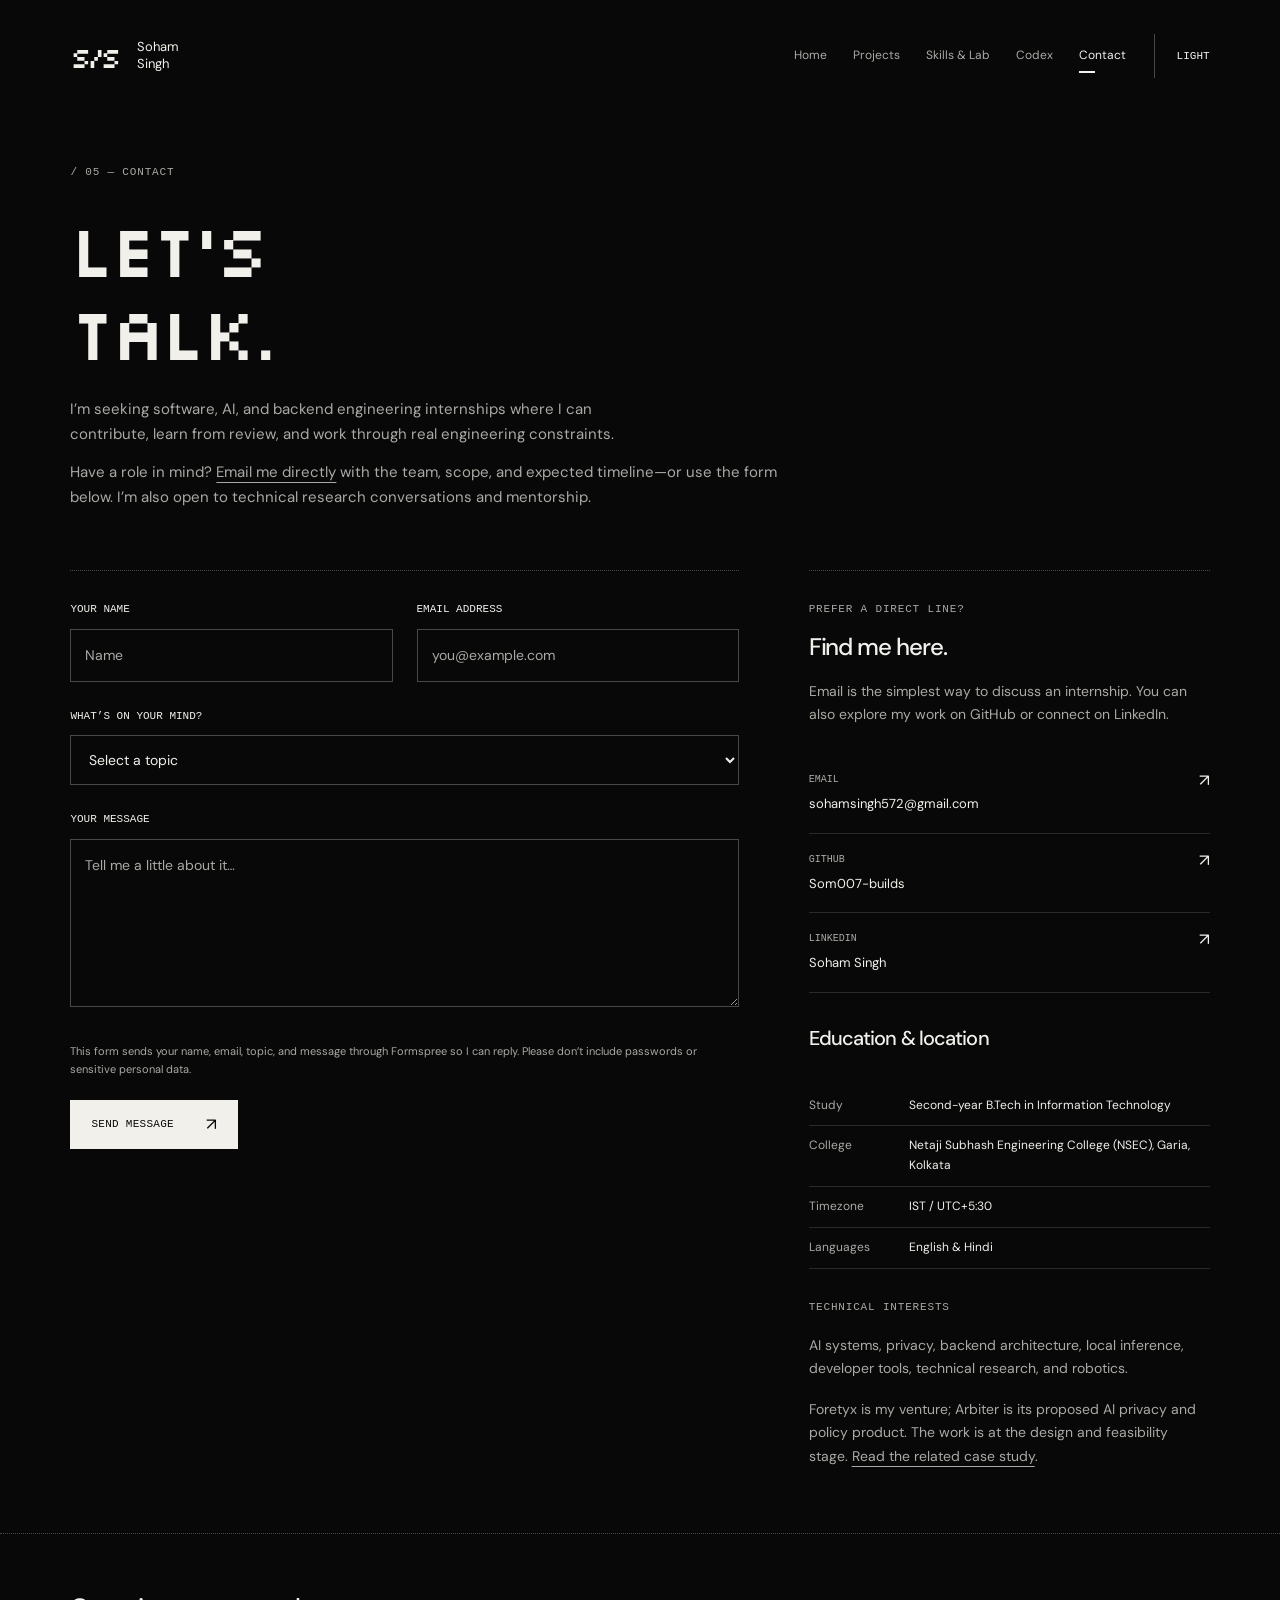
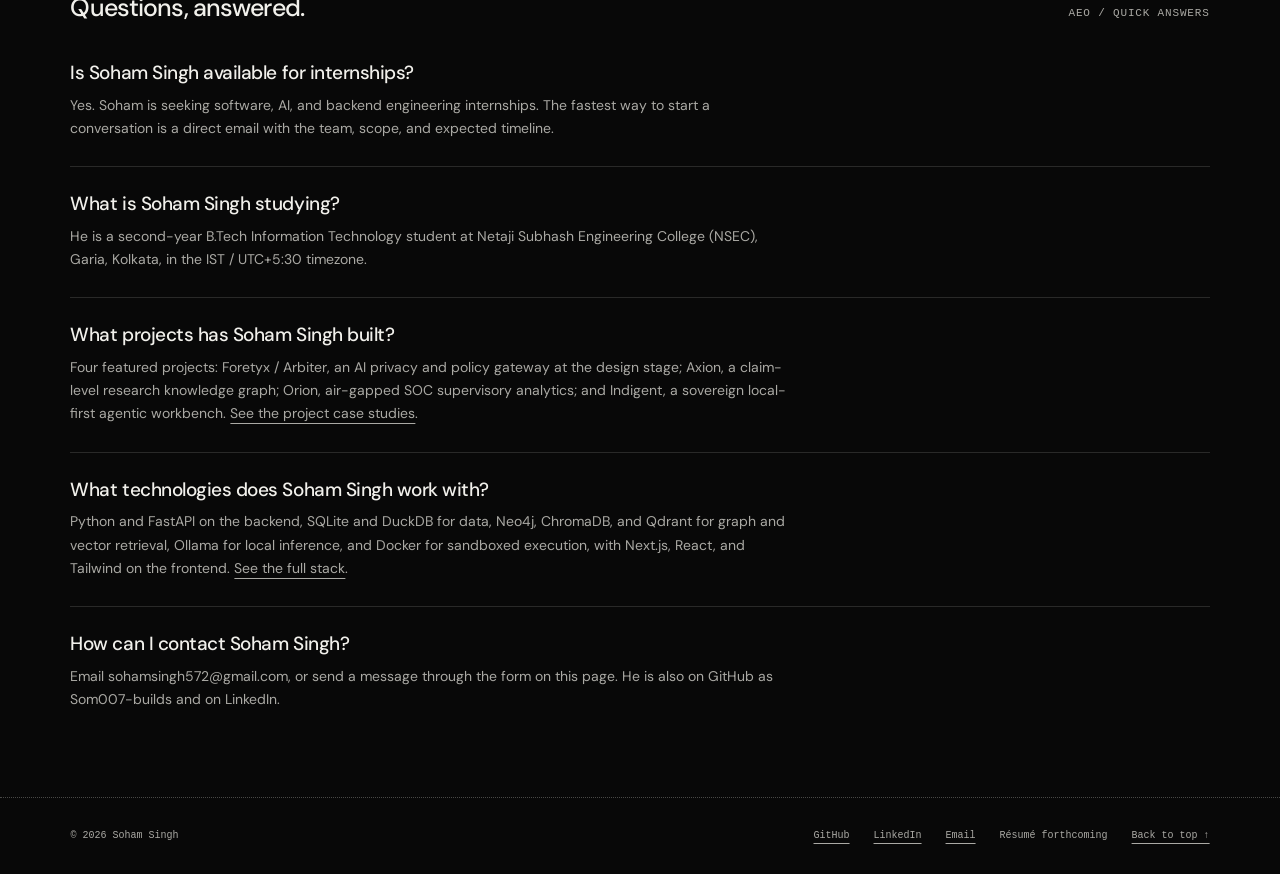
<file: contact.html>
<!doctype html>
<html lang="en">
<head>
  <meta charset="utf-8">
  <meta name="viewport" content="width=device-width, initial-scale=1">
  <meta name="robots" content="index, follow, max-image-preview:large, max-snippet:-1, max-video-preview:-1">
  <meta name="description" content="Contact Soham Singh, a second-year B.Tech Information Technology student at NSEC, Garia, Kolkata, seeking software, AI, and backend engineering internships.">
  <meta name="author" content="Soham Singh">
  <meta property="og:type" content="website">
  <meta property="og:site_name" content="Soham Singh">
  <meta property="og:title" content="Contact &amp; Internships — Soham Singh">
  <meta property="og:description" content="Seeking software, AI, and backend engineering internships. Direct email, GitHub, and LinkedIn.">
  <meta property="og:url" content="https://sohamsingh.indevs.in/contact">
  <meta property="og:image" content="https://sohamsingh.indevs.in/assets/social-preview.png">
  <meta property="og:image:width" content="1200">
  <meta property="og:image:height" content="630">
  <meta property="og:image:alt" content="Soham Singh — Building private AI systems">
  <meta name="twitter:card" content="summary_large_image">
  <meta name="twitter:title" content="Contact &amp; Internships — Soham Singh">
  <meta name="twitter:description" content="Seeking software, AI, and backend engineering internships.">
  <meta name="twitter:image" content="https://sohamsingh.indevs.in/assets/social-preview.png">
  <meta name="twitter:image:alt" content="Soham Singh — Building private AI systems">
  <title>Contact &amp; Internships — Soham Singh</title>
  <link rel="canonical" href="https://sohamsingh.indevs.in/contact">
  <link rel="icon" href="assets/favicon.svg" type="image/svg+xml">
  <link rel="preconnect" href="https://fonts.googleapis.com">
  <link rel="preconnect" href="https://fonts.gstatic.com" crossorigin>
  <link href="https://fonts.googleapis.com/css2?family=DM+Sans:wght@400;500;600;700&family=Silkscreen&display=swap" rel="stylesheet">
  <link rel="stylesheet" href="styles.css">
  <script src="theme.js"></script>
  <script type="application/ld+json">
  {
    "@context": "https://schema.org",
    "@graph": [
      {
        "@type": "WebSite",
        "@id": "https://sohamsingh.indevs.in/#website",
        "url": "https://sohamsingh.indevs.in/",
        "name": "Soham Singh",
        "inLanguage": "en",
        "publisher": { "@id": "https://sohamsingh.indevs.in/#person" }
      },
      {
        "@type": "Person",
        "@id": "https://sohamsingh.indevs.in/#person",
        "name": "Soham Singh",
        "url": "https://sohamsingh.indevs.in/",
        "jobTitle": "Software Engineering Student",
        "email": "sohamsingh572@gmail.com",
        "sameAs": ["https://github.com/Som007-builds", "https://www.linkedin.com/in/soham-singh-a21688307/"],
        "alumniOf": { "@type": "CollegeOrUniversity", "name": "Netaji Subhash Engineering College" },
        "address": { "@type": "PostalAddress", "addressLocality": "Kolkata", "addressRegion": "West Bengal", "addressCountry": "IN" }
      },
      {
        "@type": "ContactPage",
        "@id": "https://sohamsingh.indevs.in/contact#webpage",
        "url": "https://sohamsingh.indevs.in/contact",
        "name": "Contact & Internships — Soham Singh",
        "description": "Contact Soham Singh about software, AI, and backend engineering internships.",
        "isPartOf": { "@id": "https://sohamsingh.indevs.in/#website" },
        "about": { "@id": "https://sohamsingh.indevs.in/#person" },
        "inLanguage": "en"
      },
      {
        "@type": "BreadcrumbList",
        "@id": "https://sohamsingh.indevs.in/contact#breadcrumb",
        "itemListElement": [
          { "@type": "ListItem", "position": 1, "name": "Home", "item": "https://sohamsingh.indevs.in/" },
          { "@type": "ListItem", "position": 2, "name": "Contact", "item": "https://sohamsingh.indevs.in/contact" }
        ]
      },
      {
        "@type": "FAQPage",
        "@id": "https://sohamsingh.indevs.in/contact#faq",
        "mainEntity": [
          {
            "@type": "Question",
            "name": "Is Soham Singh available for internships?",
            "acceptedAnswer": { "@type": "Answer", "text": "Yes. Soham is seeking software, AI, and backend engineering internships. The fastest way to start a conversation is a direct email with the team, scope, and expected timeline." }
          },
          {
            "@type": "Question",
            "name": "What is Soham Singh studying?",
            "acceptedAnswer": { "@type": "Answer", "text": "He is a second-year B.Tech Information Technology student at Netaji Subhash Engineering College (NSEC), Garia, Kolkata, in the IST / UTC+5:30 timezone." }
          },
          {
            "@type": "Question",
            "name": "What projects has Soham Singh built?",
            "acceptedAnswer": { "@type": "Answer", "text": "Four featured projects: Foretyx / Arbiter, an AI privacy and policy gateway at the design stage; Axion, a claim-level research knowledge graph; Orion, air-gapped SOC supervisory analytics; and Indigent, a sovereign local-first agentic workbench." }
          },
          {
            "@type": "Question",
            "name": "What technologies does Soham Singh work with?",
            "acceptedAnswer": { "@type": "Answer", "text": "Python and FastAPI on the backend, SQLite and DuckDB for data, Neo4j, ChromaDB, and Qdrant for graph and vector retrieval, Ollama for local inference, and Docker for sandboxed execution, with Next.js, React, and Tailwind on the frontend." }
          },
          {
            "@type": "Question",
            "name": "How can I contact Soham Singh?",
            "acceptedAnswer": { "@type": "Answer", "text": "Email sohamsingh572@gmail.com, or send a message through the form on the contact page. He is also on GitHub as Som007-builds and on LinkedIn." }
          }
        ]
      }
    ]
  }
  </script>
</head>
<body>
  <a class="skip-link" href="#main">Skip to content</a>
  <div class="site-shell">
    <header class="site-header">
      <a class="brand" href="index.html" aria-label="Soham Singh — home">
        <span class="brand-mark" aria-hidden="true">S/S</span>
        <span class="brand-name">Soham Singh</span>
      </a>
      <div class="header-controls">
        <button class="theme-toggle" type="button" data-theme-toggle hidden aria-label="Switch to light theme"><span data-theme-label>Light</span></button>
        <button class="menu-toggle" type="button" hidden aria-expanded="false" aria-controls="site-nav">Menu <span class="menu-lines" aria-hidden="true"></span></button>
      </div>
      <nav id="site-nav" class="site-nav" aria-label="Primary">
        <a href="index.html">Home</a>
        <a href="systems.html">Projects</a>
        <a href="lab.html">Skills &amp; Lab</a>
        <a href="codex.html">Codex</a>
        <a href="contact.html" aria-current="page">Contact</a>
      </nav>
    </header>

    <main id="main">
      <header class="page-heading">
        <p class="eyebrow">/ 05 — Contact</p>
        <h1 class="display-title">LET’S<br>TALK.</h1>
        <!-- Availability: edit this section when internship goals or availability change. -->
        <div class="contact-intro">
          <p class="page-intro">I’m seeking software, AI, and backend engineering internships where I can contribute, learn from review, and work through real engineering constraints.</p>
          <p>Have a role in mind? <a href="mailto:sohamsingh572@gmail.com">Email me directly</a> with the team, scope, and expected timeline—or use the form below. I’m also open to technical research conversations and mentorship.</p>
        </div>
      </header>
      <div class="contact-layout">
        <form id="contact-form" class="contact-form" action="https://formspree.io/f/xaqpzvdv" method="post" aria-label="Send Soham a message">
          <div class="form-row">
            <div class="form-field">
              <label for="contact-name">Your name</label>
              <input id="contact-name" type="text" name="name" autocomplete="name" placeholder="Name" required maxlength="120">
            </div>
            <div class="form-field">
              <label for="contact-email">Email address</label>
              <input id="contact-email" type="email" name="email" autocomplete="email" placeholder="you@example.com" required maxlength="254">
            </div>
          </div>
          <div class="form-field">
            <label for="contact-topic">What’s on your mind?</label>
            <select id="contact-topic" name="signal_type" required>
              <option value="" disabled selected>Select a topic</option>
              <option>Internship opportunity</option>
              <option value="Collaboration on Foretyx">Foretyx / Arbiter collaboration</option>
              <option>AI/ML Project Inquiry</option>
              <option>Mentorship / Guidance</option>
              <option>Technical Discussion</option>
              <option>Just saying hello</option>
            </select>
          </div>
          <div class="form-field">
            <label for="contact-message">Your message</label>
            <textarea id="contact-message" name="message" rows="6" placeholder="Tell me a little about it…" required maxlength="10000" aria-describedby="form-privacy"></textarea>
          </div>
          <p id="form-privacy" class="form-note">This form sends your name, email, topic, and message through Formspree so I can reply. Please don’t include passwords or sensitive personal data.</p>
          <button id="submit-btn" class="button button-primary" type="submit"><span id="submit-label">Send message</span><span class="arrow" aria-hidden="true">↗</span></button>
          <p id="form-status" class="form-status" role="status" aria-live="polite" aria-atomic="true"></p>
        </form>
        <aside class="contact-aside" aria-labelledby="direct-title">
          <p class="eyebrow">Prefer a direct line?</p>
          <h2 id="direct-title">Find me here.</h2>
          <p>Email is the simplest way to discuss an internship. You can also explore my work on GitHub or connect on LinkedIn.</p>
          <ul class="channel-list">
            <li><a href="mailto:sohamsingh572@gmail.com"><span><small>Email</small>sohamsingh572@gmail.com</span><span class="arrow" aria-hidden="true">↗</span></a></li>
            <li><a href="https://github.com/Som007-builds" target="_blank" rel="noopener noreferrer"><span><small>GitHub</small>Som007-builds</span><span class="arrow" aria-hidden="true">↗</span></a></li>
            <li><a href="https://www.linkedin.com/in/soham-singh-a21688307/" target="_blank" rel="noopener noreferrer"><span><small>LinkedIn</small>Soham Singh</span><span class="arrow" aria-hidden="true">↗</span></a></li>
          </ul>
          <section class="education-block" aria-labelledby="education-title">
            <h2 id="education-title">Education &amp; location</h2>
            <dl class="meta-list">
              <div><dt>Study</dt><dd>Second-year B.Tech in Information Technology</dd></div>
              <div><dt>College</dt><dd>Netaji Subhash Engineering College (NSEC), Garia, Kolkata</dd></div>
              <div><dt>Timezone</dt><dd>IST / UTC+5:30</dd></div>
              <div><dt>Languages</dt><dd>English &amp; Hindi</dd></div>
            </dl>
          </section>
          <p class="eyebrow">Technical interests</p>
          <p>AI systems, privacy, backend architecture, local inference, developer tools, technical research, and robotics.</p>
          <p>Foretyx is my venture; Arbiter is its proposed AI privacy and policy product. The work is at the design and feasibility stage. <a href="systems.html#foretyx">Read the related case study</a>.</p>
        </aside>
      </div>

      <section class="section" aria-labelledby="faq-title">
        <header class="section-heading">
          <h2 id="faq-title">Questions, answered.</h2>
          <p class="eyebrow">AEO / Quick answers</p>
        </header>
        <div class="faq-list">
          <article>
            <h3>Is Soham Singh available for internships?</h3>
            <p>Yes. Soham is seeking software, AI, and backend engineering internships. The fastest way to start a conversation is a direct email with the team, scope, and expected timeline.</p>
          </article>
          <article>
            <h3>What is Soham Singh studying?</h3>
            <p>He is a second-year B.Tech Information Technology student at Netaji Subhash Engineering College (NSEC), Garia, Kolkata, in the IST / UTC+5:30 timezone.</p>
          </article>
          <article>
            <h3>What projects has Soham Singh built?</h3>
            <p>Four featured projects: Foretyx / Arbiter, an AI privacy and policy gateway at the design stage; Axion, a claim-level research knowledge graph; Orion, air-gapped SOC supervisory analytics; and Indigent, a sovereign local-first agentic workbench. <a href="systems.html">See the project case studies</a>.</p>
          </article>
          <article>
            <h3>What technologies does Soham Singh work with?</h3>
            <p>Python and FastAPI on the backend, SQLite and DuckDB for data, Neo4j, ChromaDB, and Qdrant for graph and vector retrieval, Ollama for local inference, and Docker for sandboxed execution, with Next.js, React, and Tailwind on the frontend. <a href="lab.html">See the full stack</a>.</p>
          </article>
          <article>
            <h3>How can I contact Soham Singh?</h3>
            <p>Email sohamsingh572@gmail.com, or send a message through the form on this page. He is also on GitHub as Som007-builds and on LinkedIn.</p>
          </article>
        </div>
      </section>
    </main>

    <footer class="site-footer">
      <p>© 2026 Soham Singh</p>
      <div class="footer-links">
        <a href="https://github.com/Som007-builds" target="_blank" rel="noopener noreferrer">GitHub</a>
        <a href="https://www.linkedin.com/in/soham-singh-a21688307/" target="_blank" rel="noopener noreferrer">LinkedIn</a>
        <a href="mailto:sohamsingh572@gmail.com">Email</a>
        <span class="resume-unavailable" data-resume-slot="footer" aria-label="Résumé not available yet">Résumé forthcoming</span>
        <a href="#main">Back to top ↑</a>
      </div>
    </footer>
  </div>
</body>
</html>
</file>
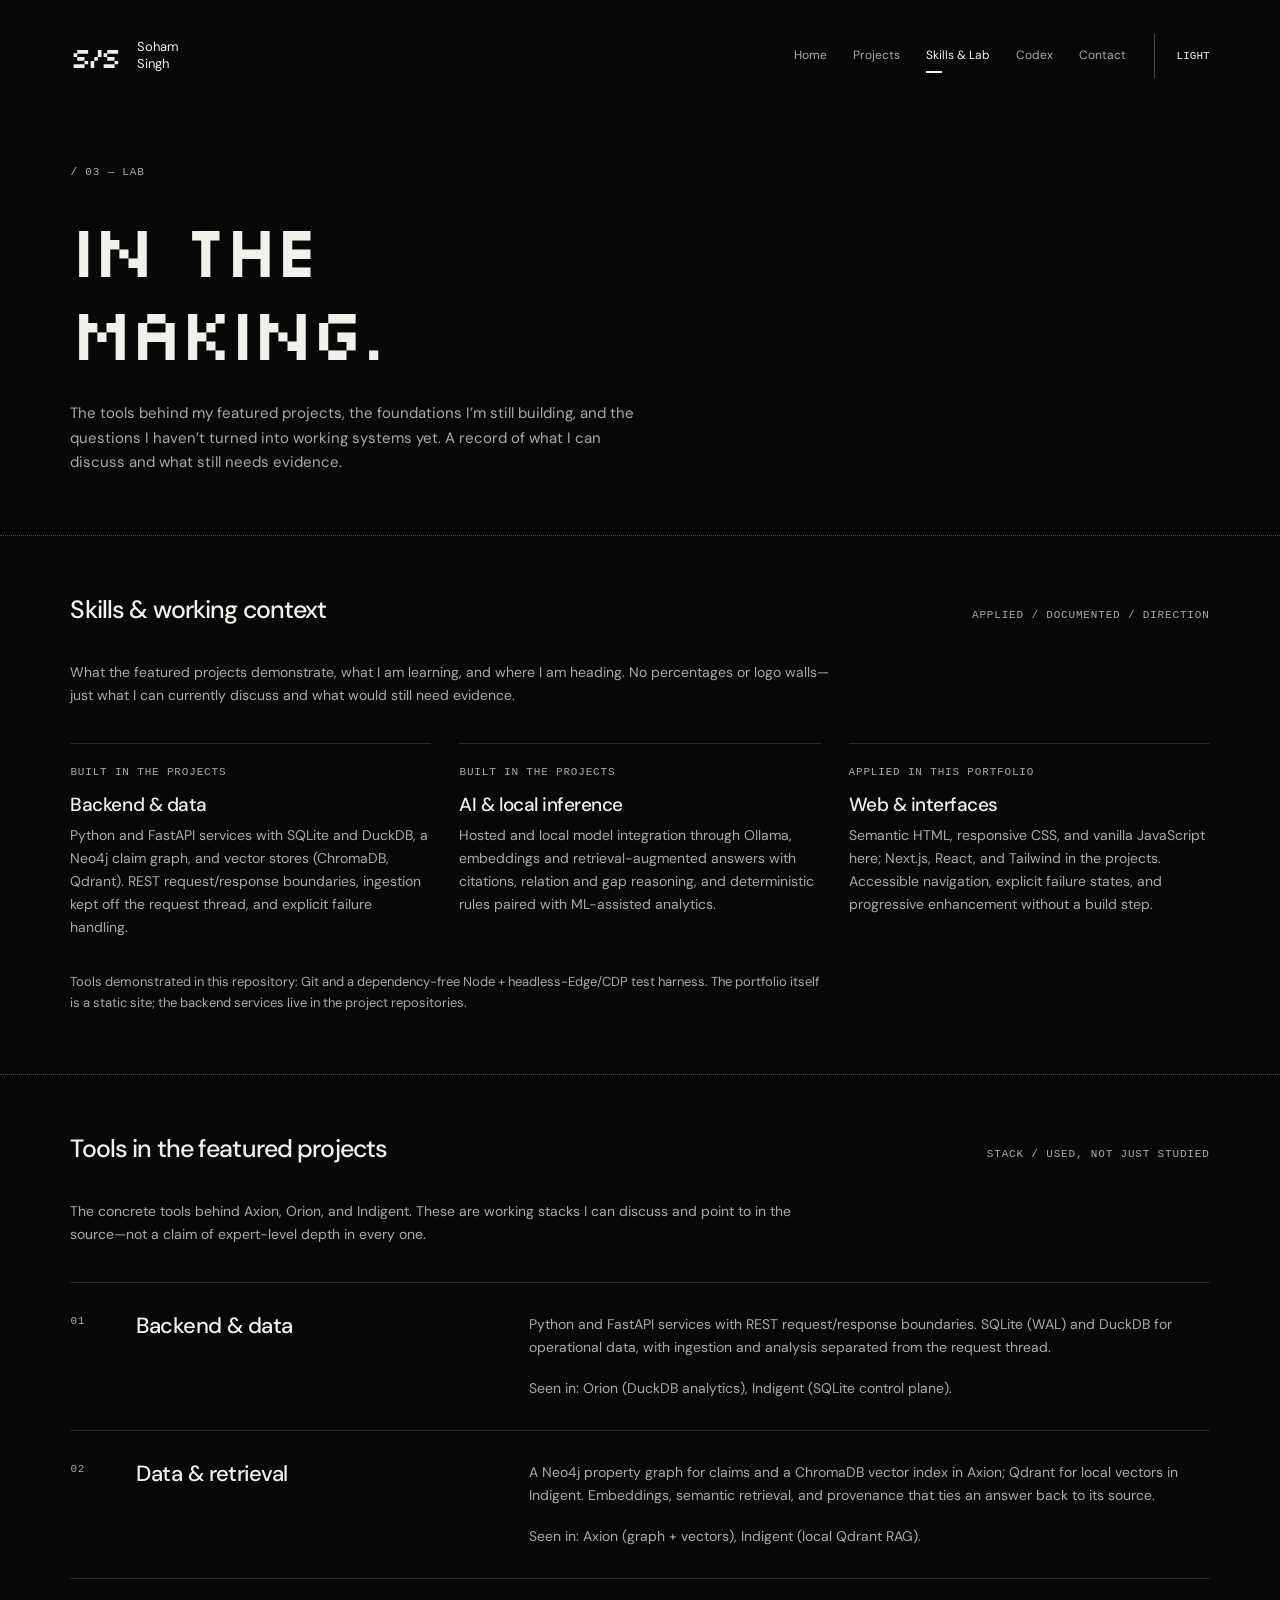
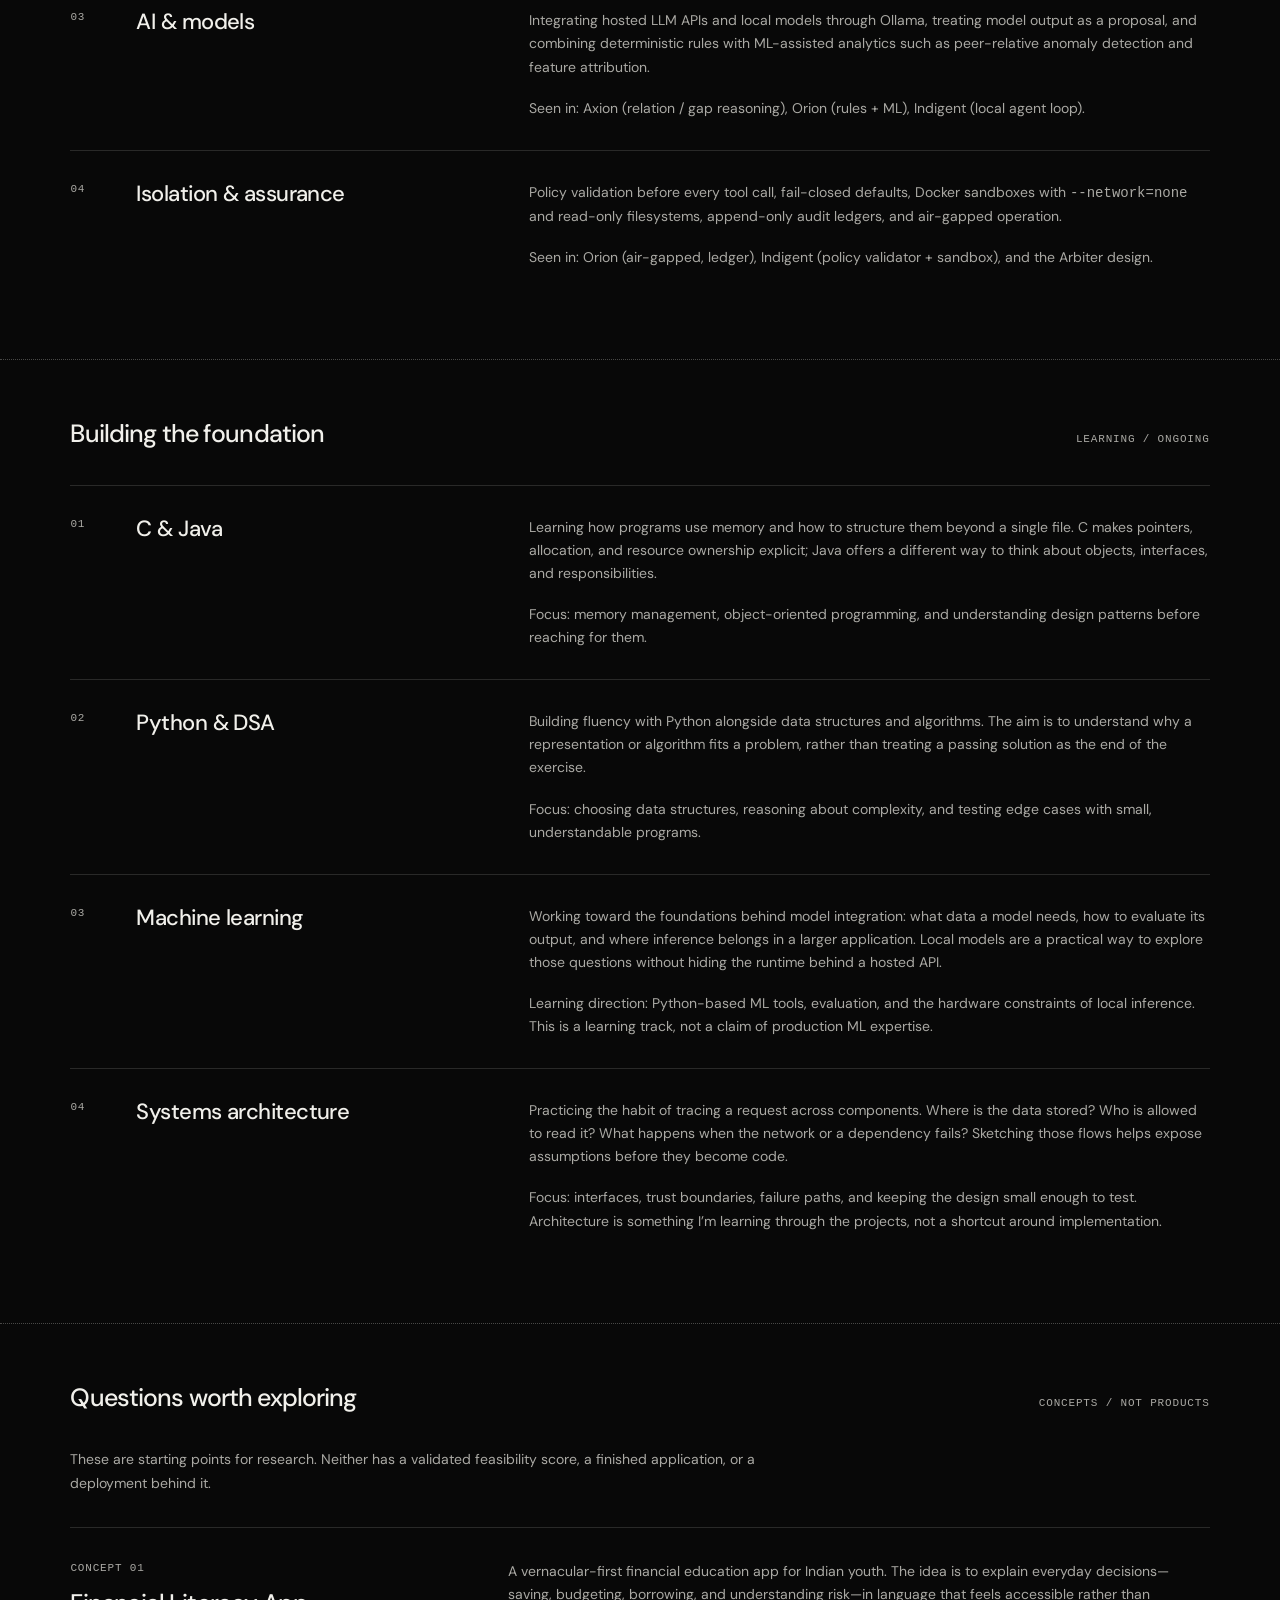
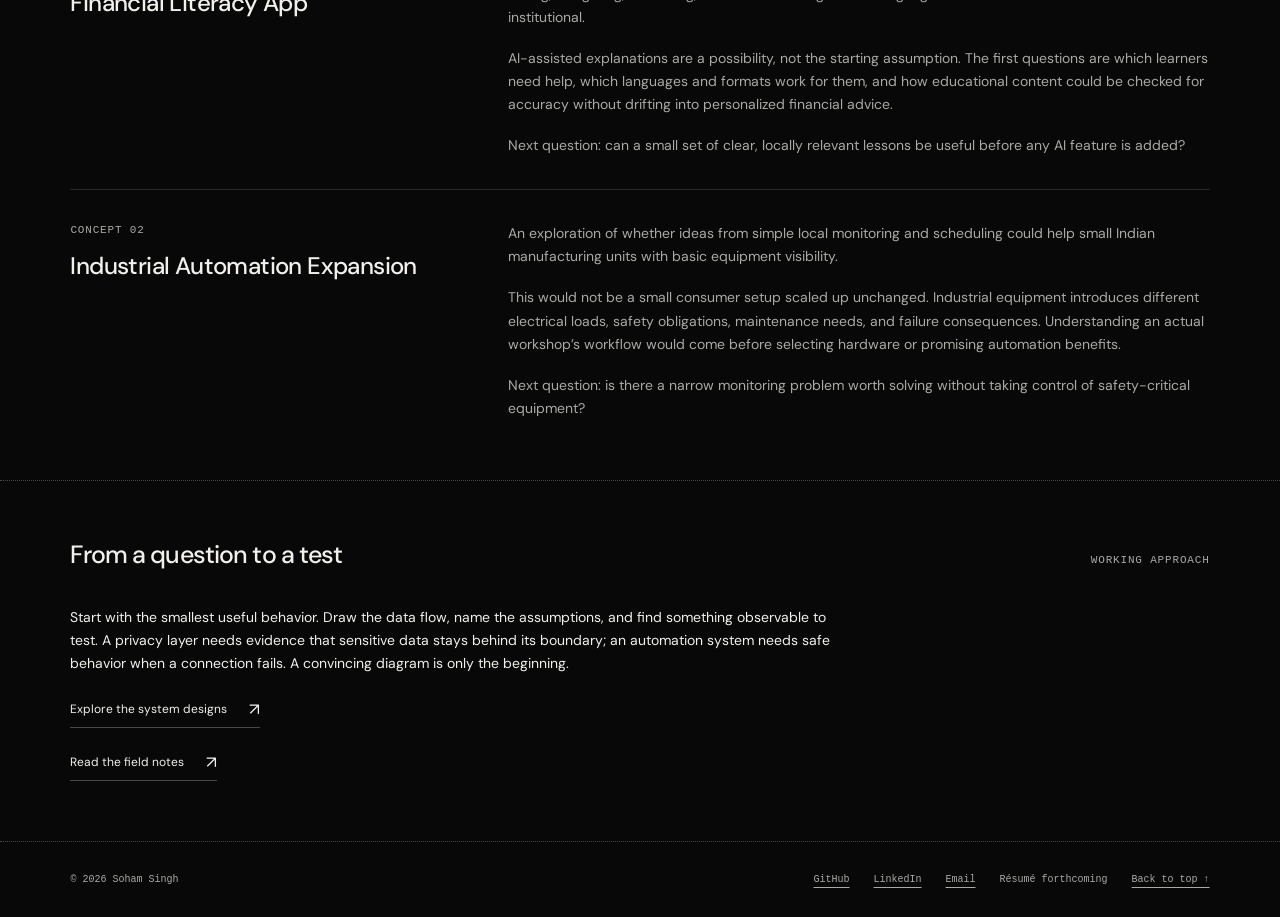
<file: lab.html>
<!doctype html>
<html lang="en">
<head>
  <meta charset="utf-8">
  <meta name="viewport" content="width=device-width, initial-scale=1">
  <meta name="robots" content="index, follow, max-image-preview:large, max-snippet:-1, max-video-preview:-1">
  <meta name="description" content="Soham Singh’s skills and lab: the stack behind the Axion, Orion, and Indigent projects — Python, FastAPI, SQLite, DuckDB, Neo4j, ChromaDB, Qdrant, Ollama, Docker, and Next.js — plus documented foundations and learning direction.">
  <meta name="author" content="Soham Singh">
  <meta property="og:type" content="website">
  <meta property="og:site_name" content="Soham Singh">
  <meta property="og:title" content="Skills &amp; Lab — Soham Singh">
  <meta property="og:description" content="The stack behind the featured projects—Python, FastAPI, SQLite, DuckDB, Neo4j, ChromaDB, Qdrant, Ollama, Docker, Next.js—plus documented CS foundations and learning direction.">
  <meta property="og:url" content="https://sohamsingh.indevs.in/lab">
  <meta property="og:image" content="https://sohamsingh.indevs.in/assets/social-preview.png">
  <meta property="og:image:width" content="1200">
  <meta property="og:image:height" content="630">
  <meta property="og:image:alt" content="Soham Singh — Building private AI systems">
  <meta name="twitter:card" content="summary_large_image">
  <meta name="twitter:title" content="Skills &amp; Lab — Soham Singh">
  <meta name="twitter:description" content="The stack behind the featured projects—Python, FastAPI, SQLite, DuckDB, Neo4j, ChromaDB, Qdrant, Ollama, Docker, Next.js—plus documented CS foundations.">
  <meta name="twitter:image" content="https://sohamsingh.indevs.in/assets/social-preview.png">
  <meta name="twitter:image:alt" content="Soham Singh — Building private AI systems">
  <title>Skills &amp; Lab — Soham Singh</title>
  <link rel="canonical" href="https://sohamsingh.indevs.in/lab">
  <link rel="icon" href="assets/favicon.svg" type="image/svg+xml">
  <link rel="preconnect" href="https://fonts.googleapis.com">
  <link rel="preconnect" href="https://fonts.gstatic.com" crossorigin>
  <link href="https://fonts.googleapis.com/css2?family=DM+Sans:wght@400;500;600;700&family=Silkscreen&display=swap" rel="stylesheet">
  <link rel="stylesheet" href="styles.css">
  <script src="theme.js"></script>
  <script type="application/ld+json">
  {
    "@context": "https://schema.org",
    "@graph": [
      {
        "@type": "WebSite",
        "@id": "https://sohamsingh.indevs.in/#website",
        "url": "https://sohamsingh.indevs.in/",
        "name": "Soham Singh",
        "inLanguage": "en",
        "publisher": { "@id": "https://sohamsingh.indevs.in/#person" }
      },
      {
        "@type": "Person",
        "@id": "https://sohamsingh.indevs.in/#person",
        "name": "Soham Singh",
        "url": "https://sohamsingh.indevs.in/",
        "jobTitle": "Software Engineering Student",
        "sameAs": ["https://github.com/Som007-builds", "https://www.linkedin.com/in/soham-singh-a21688307/"],
        "alumniOf": { "@type": "CollegeOrUniversity", "name": "Netaji Subhash Engineering College" },
        "knowsAbout": ["FastAPI", "Python", "Neo4j", "DuckDB", "SQLite", "Ollama", "Docker", "Next.js", "Retrieval-Augmented Generation", "Local Inference"]
      },
      {
        "@type": "WebPage",
        "@id": "https://sohamsingh.indevs.in/lab#webpage",
        "url": "https://sohamsingh.indevs.in/lab",
        "name": "Skills & Lab — Soham Singh",
        "description": "The stack behind the Axion, Orion, and Indigent projects, documented foundations, and learning direction.",
        "isPartOf": { "@id": "https://sohamsingh.indevs.in/#website" },
        "about": { "@id": "https://sohamsingh.indevs.in/#person" },
        "inLanguage": "en"
      },
      {
        "@type": "BreadcrumbList",
        "@id": "https://sohamsingh.indevs.in/lab#breadcrumb",
        "itemListElement": [
          { "@type": "ListItem", "position": 1, "name": "Home", "item": "https://sohamsingh.indevs.in/" },
          { "@type": "ListItem", "position": 2, "name": "Skills & Lab", "item": "https://sohamsingh.indevs.in/lab" }
        ]
      }
    ]
  }
  </script>
</head>
<body>
  <a class="skip-link" href="#main">Skip to content</a>
  <div class="site-shell">
    <header class="site-header">
      <a class="brand" href="index.html" aria-label="Soham Singh — home">
        <span class="brand-mark" aria-hidden="true">S/S</span>
        <span class="brand-name">Soham Singh</span>
      </a>
      <div class="header-controls">
        <button class="theme-toggle" type="button" data-theme-toggle hidden aria-label="Switch to light theme"><span data-theme-label>Light</span></button>
        <button class="menu-toggle" type="button" hidden aria-expanded="false" aria-controls="site-nav">Menu <span class="menu-lines" aria-hidden="true"></span></button>
      </div>
      <nav id="site-nav" class="site-nav" aria-label="Primary">
        <a href="index.html">Home</a>
        <a href="systems.html">Projects</a>
        <a href="lab.html" aria-current="page">Skills &amp; Lab</a>
        <a href="codex.html">Codex</a>
        <a href="contact.html">Contact</a>
      </nav>
    </header>

    <main id="main">
      <header class="page-heading">
        <p class="eyebrow">/ 03 — Lab</p>
        <h1 class="display-title">IN THE<br>MAKING.</h1>
        <p class="page-intro">The tools behind my featured projects, the foundations I’m still building, and the questions I haven’t turned into working systems yet. A record of what I can discuss and what still needs evidence.</p>
      </header>

      <section id="skills" class="section" aria-labelledby="skills-title">
        <header class="section-heading">
          <h2 id="skills-title">Skills &amp; working context</h2>
          <p class="eyebrow">Applied / Documented / Direction</p>
        </header>
        <p class="section-intro">What the featured projects demonstrate, what I am learning, and where I am heading. No percentages or logo walls—just what I can currently discuss and what would still need evidence.</p>
        <div class="strength-grid">
          <div>
            <p class="eyebrow">Built in the projects</p>
            <h3>Backend &amp; data</h3>
            <p>Python and FastAPI services with SQLite and DuckDB, a Neo4j claim graph, and vector stores (ChromaDB, Qdrant). REST request/response boundaries, ingestion kept off the request thread, and explicit failure handling.</p>
          </div>
          <div>
            <p class="eyebrow">Built in the projects</p>
            <h3>AI &amp; local inference</h3>
            <p>Hosted and local model integration through Ollama, embeddings and retrieval-augmented answers with citations, relation and gap reasoning, and deterministic rules paired with ML-assisted analytics.</p>
          </div>
          <div>
            <p class="eyebrow">Applied in this portfolio</p>
            <h3>Web &amp; interfaces</h3>
            <p>Semantic HTML, responsive CSS, and vanilla JavaScript here; Next.js, React, and Tailwind in the projects. Accessible navigation, explicit failure states, and progressive enhancement without a build step.</p>
          </div>
        </div>
        <p class="section-evidence">Tools demonstrated in this repository: Git and a dependency-free Node + headless-Edge/CDP test harness. The portfolio itself is a static site; the backend services live in the project repositories.</p>
      </section>

      <section class="section" aria-labelledby="stack-title">
        <header class="section-heading">
          <h2 id="stack-title">Tools in the featured projects</h2>
          <p class="eyebrow">Stack / Used, not just studied</p>
        </header>
        <p class="section-intro">The concrete tools behind Axion, Orion, and Indigent. These are working stacks I can discuss and point to in the source—not a claim of expert-level depth in every one.</p>
        <div class="learning-list">
          <article aria-labelledby="stack-backend-title">
            <span class="eyebrow" aria-hidden="true">01</span>
            <h3 id="stack-backend-title" class="learning-title">Backend &amp; data</h3>
            <div class="learning-copy">
              <p>Python and FastAPI services with REST request/response boundaries. SQLite (WAL) and DuckDB for operational data, with ingestion and analysis separated from the request thread.</p>
              <p class="muted">Seen in: Orion (DuckDB analytics), Indigent (SQLite control plane).</p>
            </div>
          </article>
          <article aria-labelledby="stack-retrieval-title">
            <span class="eyebrow" aria-hidden="true">02</span>
            <h3 id="stack-retrieval-title" class="learning-title">Data &amp; retrieval</h3>
            <div class="learning-copy">
              <p>A Neo4j property graph for claims and a ChromaDB vector index in Axion; Qdrant for local vectors in Indigent. Embeddings, semantic retrieval, and provenance that ties an answer back to its source.</p>
              <p class="muted">Seen in: Axion (graph + vectors), Indigent (local Qdrant RAG).</p>
            </div>
          </article>
          <article aria-labelledby="stack-ai-title">
            <span class="eyebrow" aria-hidden="true">03</span>
            <h3 id="stack-ai-title" class="learning-title">AI &amp; models</h3>
            <div class="learning-copy">
              <p>Integrating hosted LLM APIs and local models through Ollama, treating model output as a proposal, and combining deterministic rules with ML-assisted analytics such as peer-relative anomaly detection and feature attribution.</p>
              <p class="muted">Seen in: Axion (relation / gap reasoning), Orion (rules + ML), Indigent (local agent loop).</p>
            </div>
          </article>
          <article aria-labelledby="stack-isolation-title">
            <span class="eyebrow" aria-hidden="true">04</span>
            <h3 id="stack-isolation-title" class="learning-title">Isolation &amp; assurance</h3>
            <div class="learning-copy">
              <p>Policy validation before every tool call, fail-closed defaults, Docker sandboxes with <code>--network=none</code> and read-only filesystems, append-only audit ledgers, and air-gapped operation.</p>
              <p class="muted">Seen in: Orion (air-gapped, ledger), Indigent (policy validator + sandbox), and the Arbiter design.</p>
            </div>
          </article>
        </div>
      </section>

      <section class="section" aria-labelledby="learning-title">
        <header class="section-heading">
          <h2 id="learning-title">Building the foundation</h2>
          <p class="eyebrow">Learning / Ongoing</p>
        </header>
        <div class="learning-list">
          <article aria-labelledby="languages-title">
            <span class="eyebrow" aria-hidden="true">01</span>
            <h3 id="languages-title" class="learning-title">C &amp; Java</h3>
            <div class="learning-copy">
              <p>Learning how programs use memory and how to structure them beyond a single file. C makes pointers, allocation, and resource ownership explicit; Java offers a different way to think about objects, interfaces, and responsibilities.</p>
              <p class="muted">Focus: memory management, object-oriented programming, and understanding design patterns before reaching for them.</p>
            </div>
          </article>
          <article aria-labelledby="python-title">
            <span class="eyebrow" aria-hidden="true">02</span>
            <h3 id="python-title" class="learning-title">Python &amp; DSA</h3>
            <div class="learning-copy">
              <p>Building fluency with Python alongside data structures and algorithms. The aim is to understand why a representation or algorithm fits a problem, rather than treating a passing solution as the end of the exercise.</p>
              <p class="muted">Focus: choosing data structures, reasoning about complexity, and testing edge cases with small, understandable programs.</p>
            </div>
          </article>
          <article aria-labelledby="ml-title">
            <span class="eyebrow" aria-hidden="true">03</span>
            <h3 id="ml-title" class="learning-title">Machine learning</h3>
            <div class="learning-copy">
              <p>Working toward the foundations behind model integration: what data a model needs, how to evaluate its output, and where inference belongs in a larger application. Local models are a practical way to explore those questions without hiding the runtime behind a hosted API.</p>
              <p class="muted">Learning direction: Python-based ML tools, evaluation, and the hardware constraints of local inference. This is a learning track, not a claim of production ML expertise.</p>
            </div>
          </article>
          <article aria-labelledby="architecture-title">
            <span class="eyebrow" aria-hidden="true">04</span>
            <h3 id="architecture-title" class="learning-title">Systems architecture</h3>
            <div class="learning-copy">
              <p>Practicing the habit of tracing a request across components. Where is the data stored? Who is allowed to read it? What happens when the network or a dependency fails? Sketching those flows helps expose assumptions before they become code.</p>
              <p class="muted">Focus: interfaces, trust boundaries, failure paths, and keeping the design small enough to test. Architecture is something I’m learning through the projects, not a shortcut around implementation.</p>
            </div>
          </article>
        </div>
      </section>

      <section id="ideas" class="section" aria-labelledby="ideas-title">
        <header class="section-heading">
          <h2 id="ideas-title">Questions worth exploring</h2>
          <p class="eyebrow">Concepts / Not products</p>
        </header>
        <p class="muted">These are starting points for research. Neither has a validated feasibility score, a finished application, or a deployment behind it.</p>
        <div class="idea-list">
          <article class="idea-row" aria-labelledby="finance-title">
            <div>
              <p class="eyebrow">Concept 01</p>
              <h3 id="finance-title">Financial Literacy App</h3>
            </div>
            <div>
              <p>A vernacular-first financial education app for Indian youth. The idea is to explain everyday decisions—saving, budgeting, borrowing, and understanding risk—in language that feels accessible rather than institutional.</p>
              <p>AI-assisted explanations are a possibility, not the starting assumption. The first questions are which learners need help, which languages and formats work for them, and how educational content could be checked for accuracy without drifting into personalized financial advice.</p>
              <p class="muted">Next question: can a small set of clear, locally relevant lessons be useful before any AI feature is added?</p>
            </div>
          </article>
          <article class="idea-row" aria-labelledby="industrial-title">
            <div>
              <p class="eyebrow">Concept 02</p>
              <h3 id="industrial-title">Industrial Automation Expansion</h3>
            </div>
            <div>
              <p>An exploration of whether ideas from simple local monitoring and scheduling could help small Indian manufacturing units with basic equipment visibility.</p>
              <p>This would not be a small consumer setup scaled up unchanged. Industrial equipment introduces different electrical loads, safety obligations, maintenance needs, and failure consequences. Understanding an actual workshop’s workflow would come before selecting hardware or promising automation benefits.</p>
              <p class="muted">Next question: is there a narrow monitoring problem worth solving without taking control of safety-critical equipment?</p>
            </div>
          </article>
        </div>
      </section>

      <section class="section" aria-labelledby="practice-title">
        <header class="section-heading">
          <h2 id="practice-title">From a question to a test</h2>
          <p class="eyebrow">Working approach</p>
        </header>
        <p>Start with the smallest useful behavior. Draw the data flow, name the assumptions, and find something observable to test. A privacy layer needs evidence that sensitive data stays behind its boundary; an automation system needs safe behavior when a connection fails. A convincing diagram is only the beginning.</p>
        <p><a class="text-link" href="systems.html">Explore the system designs <span class="arrow" aria-hidden="true">↗</span></a></p>
        <p><a class="text-link" href="codex.html">Read the field notes <span class="arrow" aria-hidden="true">↗</span></a></p>
      </section>
    </main>

    <footer class="site-footer">
      <p>© 2026 Soham Singh</p>
      <div class="footer-links">
        <a href="https://github.com/Som007-builds" target="_blank" rel="noopener noreferrer">GitHub</a>
        <a href="https://www.linkedin.com/in/soham-singh-a21688307/" target="_blank" rel="noopener noreferrer">LinkedIn</a>
        <a href="mailto:sohamsingh572@gmail.com">Email</a>
        <span class="resume-unavailable" data-resume-slot="footer" aria-label="Résumé not available yet">Résumé forthcoming</span>
        <a href="#main">Back to top ↑</a>
      </div>
    </footer>
  </div>
</body>
</html>
</file>
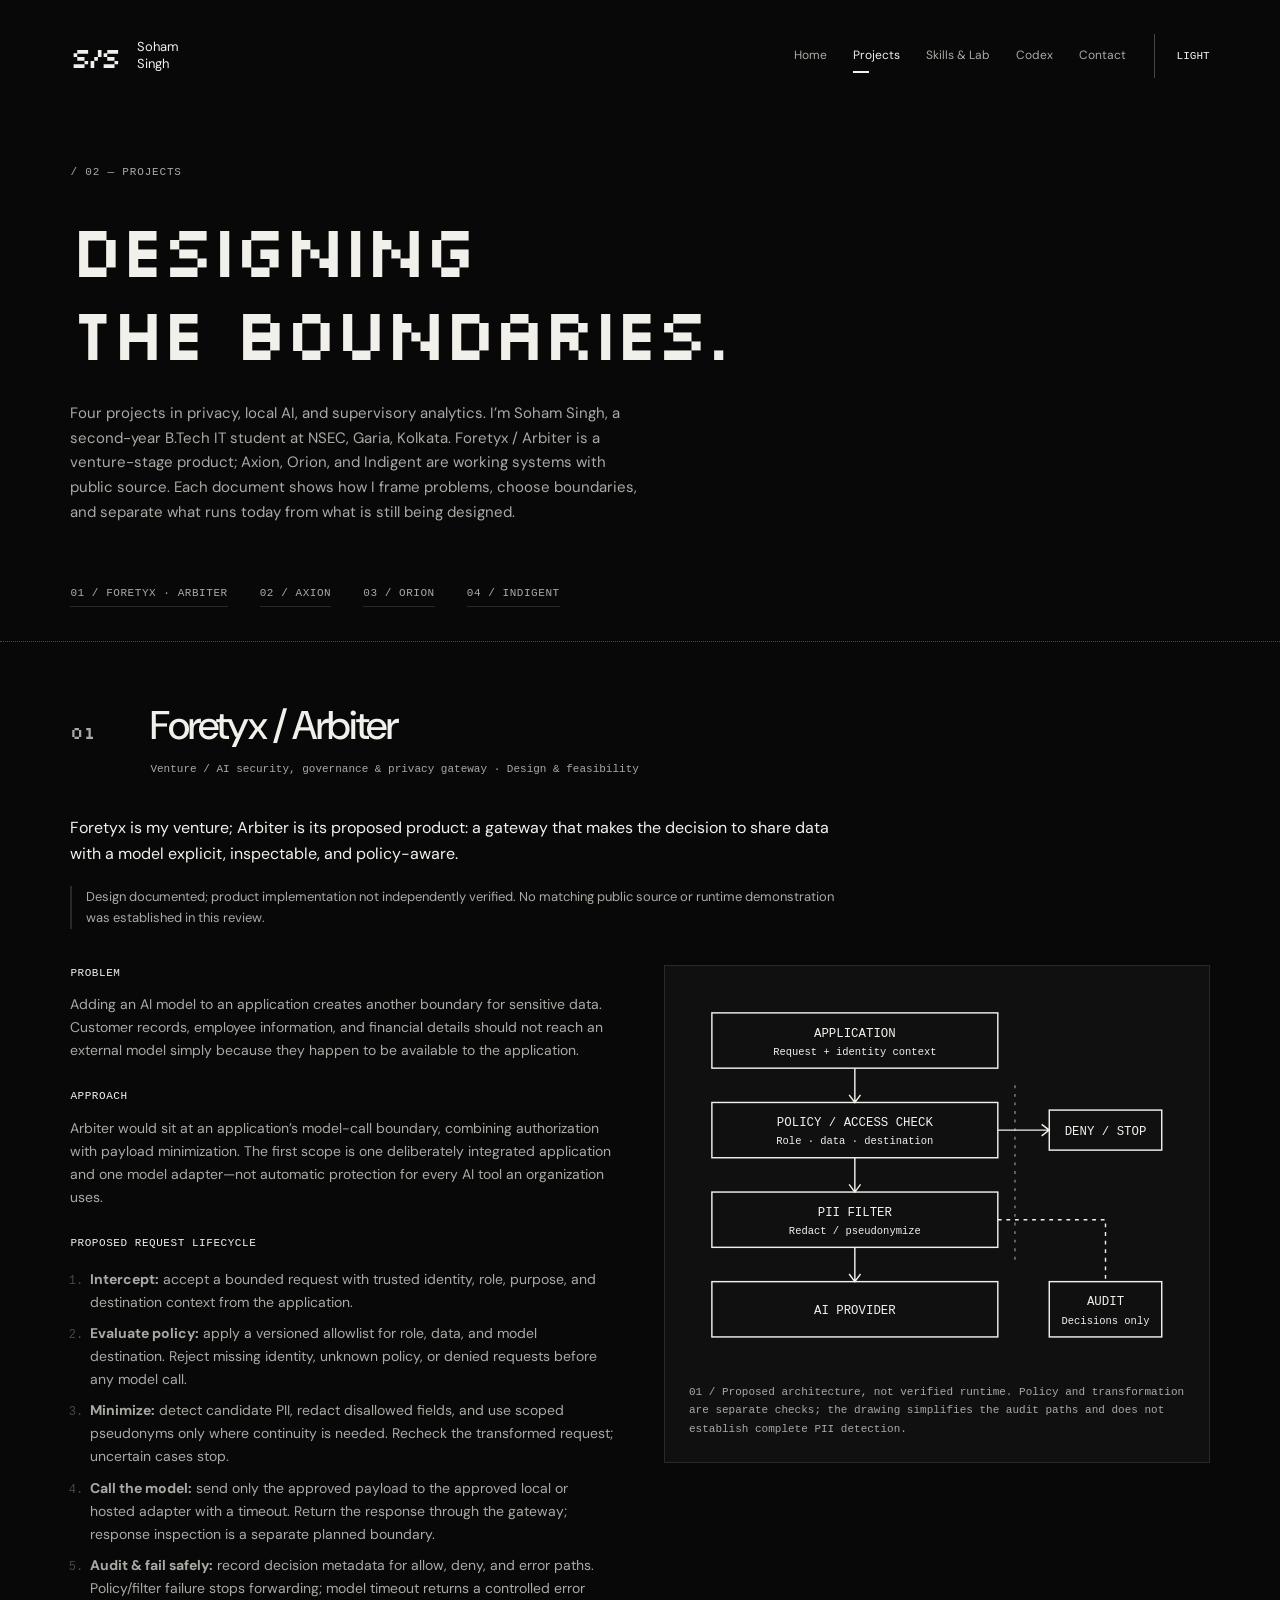
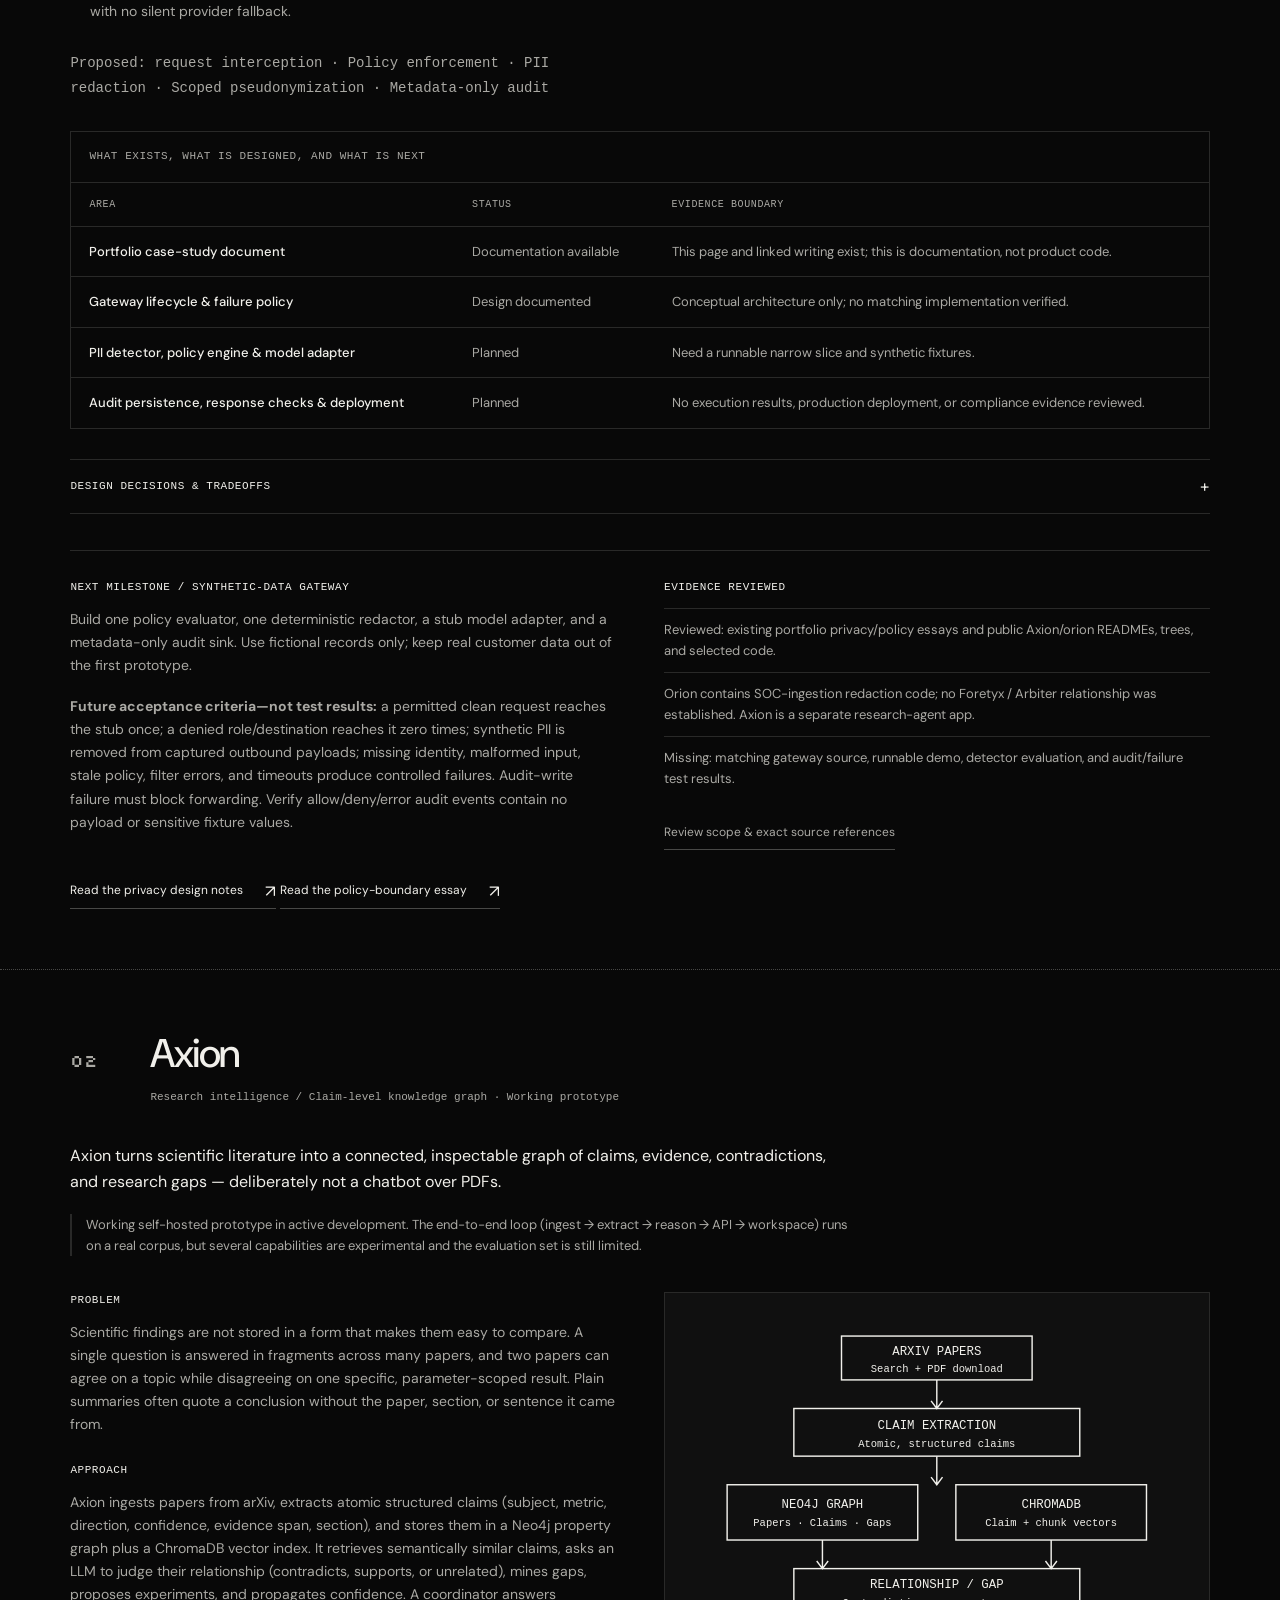
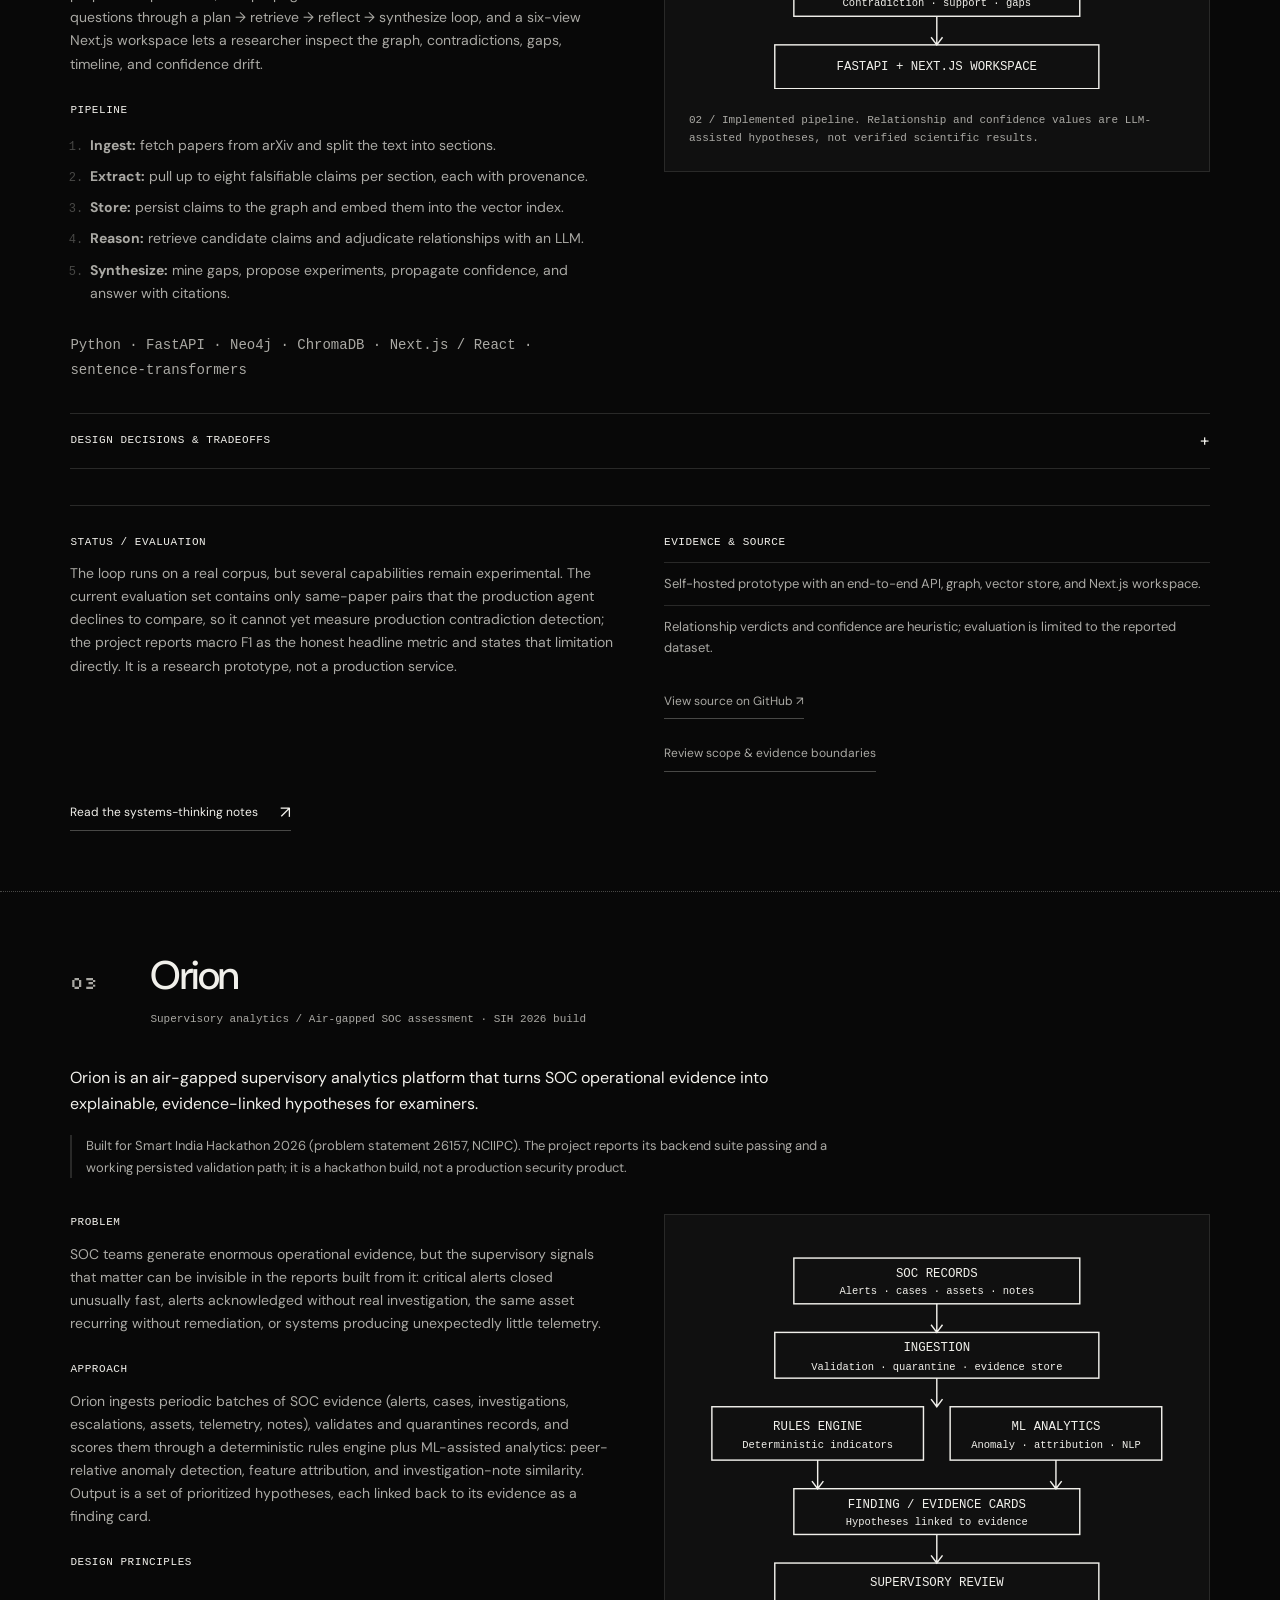
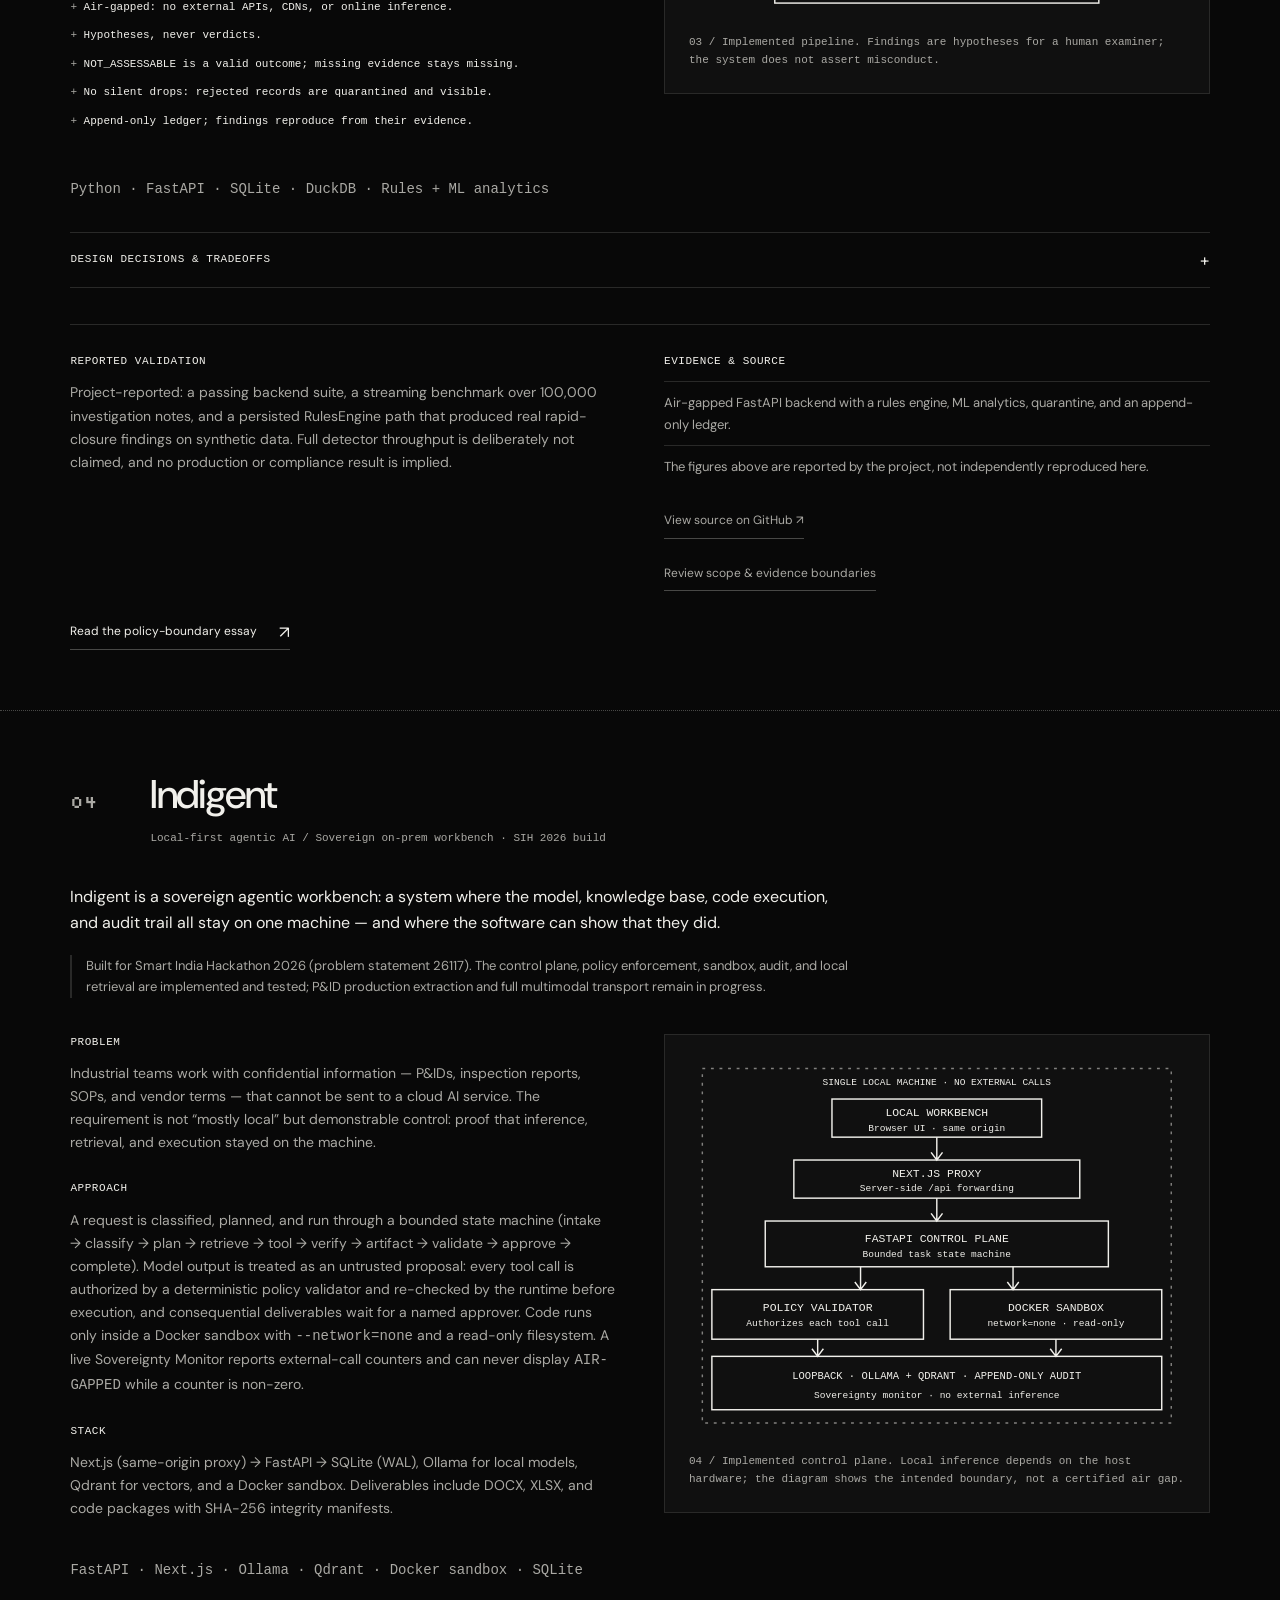
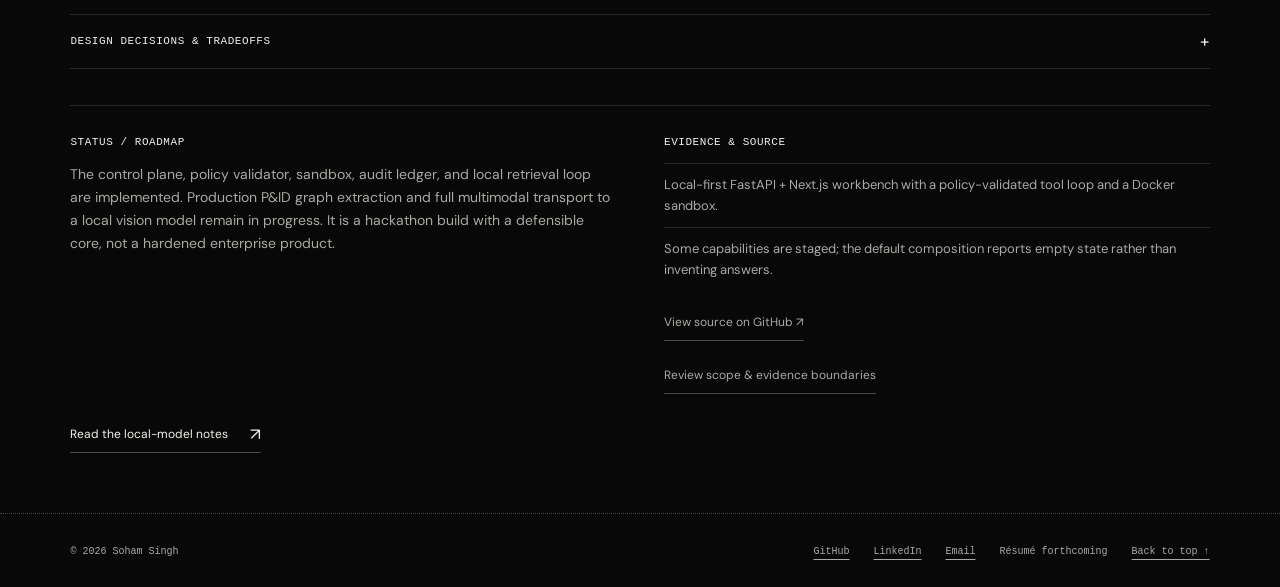
<file: systems.html>
<!doctype html>
<html lang="en">
<head>
  <meta charset="utf-8">
  <meta name="viewport" content="width=device-width, initial-scale=1">
  <meta name="robots" content="index, follow, max-image-preview:large, max-snippet:-1, max-video-preview:-1">
  <meta name="description" content="Four projects by Soham Singh: Foretyx / Arbiter, a policy-aware privacy gateway; Axion, a claim-level research knowledge graph; Orion, air-gapped SOC supervisory analytics; and Indigent, a sovereign local-first AI workbench. Architectures, evidence, tradeoffs, and source.">
  <meta name="author" content="Soham Singh">
  <meta property="og:type" content="website">
  <meta property="og:site_name" content="Soham Singh">
  <meta property="og:title" content="Projects — Soham Singh">
  <meta property="og:description" content="Four projects in privacy, local AI, and supervisory analytics: Foretyx / Arbiter, Axion, Orion, and Indigent.">
  <meta property="og:url" content="https://sohamsingh.indevs.in/systems">
  <meta property="og:image" content="https://sohamsingh.indevs.in/assets/social-preview.png">
  <meta property="og:image:width" content="1200">
  <meta property="og:image:height" content="630">
  <meta property="og:image:alt" content="Soham Singh — Building private AI systems">
  <meta name="twitter:card" content="summary_large_image">
  <meta name="twitter:title" content="Projects — Soham Singh">
  <meta name="twitter:description" content="Projects in privacy, local AI, and supervisory analytics: Foretyx / Arbiter, Axion, Orion, and Indigent.">
  <meta name="twitter:image" content="https://sohamsingh.indevs.in/assets/social-preview.png">
  <meta name="twitter:image:alt" content="Soham Singh — Building private AI systems">
  <title>Projects — Soham Singh</title>
  <link rel="canonical" href="https://sohamsingh.indevs.in/systems">
  <link rel="icon" href="assets/favicon.svg" type="image/svg+xml">
  <link rel="preconnect" href="https://fonts.googleapis.com">
  <link rel="preconnect" href="https://fonts.gstatic.com" crossorigin>
  <link href="https://fonts.googleapis.com/css2?family=DM+Sans:wght@400;500;600;700&family=Silkscreen&display=swap" rel="stylesheet">
  <link rel="stylesheet" href="styles.css">
  <script src="theme.js"></script>
  <script type="application/ld+json">
  {
    "@context": "https://schema.org",
    "@graph": [
      {
        "@type": "WebSite",
        "@id": "https://sohamsingh.indevs.in/#website",
        "url": "https://sohamsingh.indevs.in/",
        "name": "Soham Singh",
        "inLanguage": "en",
        "publisher": { "@id": "https://sohamsingh.indevs.in/#person" }
      },
      {
        "@type": "Person",
        "@id": "https://sohamsingh.indevs.in/#person",
        "name": "Soham Singh",
        "url": "https://sohamsingh.indevs.in/",
        "jobTitle": "Software Engineering Student",
        "sameAs": ["https://github.com/Som007-builds", "https://www.linkedin.com/in/soham-singh-a21688307/"],
        "alumniOf": { "@type": "CollegeOrUniversity", "name": "Netaji Subhash Engineering College" }
      },
      {
        "@type": "CollectionPage",
        "@id": "https://sohamsingh.indevs.in/systems#webpage",
        "url": "https://sohamsingh.indevs.in/systems",
        "name": "Projects — Soham Singh",
        "description": "Four projects in privacy, local AI, and supervisory analytics: Foretyx / Arbiter, Axion, Orion, and Indigent.",
        "isPartOf": { "@id": "https://sohamsingh.indevs.in/#website" },
        "about": { "@id": "https://sohamsingh.indevs.in/#person" },
        "inLanguage": "en"
      },
      {
        "@type": "ItemList",
        "@id": "https://sohamsingh.indevs.in/systems#projects",
        "name": "Featured projects",
        "itemListElement": [
          {
            "@type": "ListItem",
            "position": 1,
            "url": "https://sohamsingh.indevs.in/systems#foretyx",
            "item": {
              "@type": "SoftwareApplication",
              "name": "Foretyx / Arbiter",
              "description": "A policy-aware privacy gateway that makes the decision to share data with a model explicit and inspectable. Design and feasibility stage; no matching public source.",
              "applicationCategory": "SecurityApplication",
              "author": { "@id": "https://sohamsingh.indevs.in/#person" },
              "url": "https://sohamsingh.indevs.in/systems#foretyx"
            }
          },
          {
            "@type": "ListItem",
            "position": 2,
            "url": "https://sohamsingh.indevs.in/systems#axion",
            "item": {
              "@type": "SoftwareApplication",
              "name": "Axion",
              "description": "A claim-level knowledge graph that turns scientific literature into an inspectable graph of claims, evidence, contradictions, and research gaps.",
              "applicationCategory": "ResearchApplication",
              "author": { "@id": "https://sohamsingh.indevs.in/#person" },
              "url": "https://sohamsingh.indevs.in/systems#axion",
              "codeRepository": "https://github.com/Som007-builds/Axion"
            }
          },
          {
            "@type": "ListItem",
            "position": 3,
            "url": "https://sohamsingh.indevs.in/systems#orion",
            "item": {
              "@type": "SoftwareApplication",
              "name": "Orion",
              "description": "An air-gapped supervisory analytics platform that turns SOC operational evidence into explainable, evidence-linked hypotheses for examiners.",
              "applicationCategory": "SecurityApplication",
              "author": { "@id": "https://sohamsingh.indevs.in/#person" },
              "url": "https://sohamsingh.indevs.in/systems#orion",
              "codeRepository": "https://github.com/Som007-builds/orion"
            }
          },
          {
            "@type": "ListItem",
            "position": 4,
            "url": "https://sohamsingh.indevs.in/systems#indigent",
            "item": {
              "@type": "SoftwareApplication",
              "name": "Indigent",
              "description": "A sovereign, local-first agentic workbench where the model, knowledge base, code execution, and audit trail stay on one machine.",
              "applicationCategory": "BusinessApplication",
              "author": { "@id": "https://sohamsingh.indevs.in/#person" },
              "url": "https://sohamsingh.indevs.in/systems#indigent",
              "codeRepository": "https://github.com/Som007-builds/indigent-dev"
            }
          }
        ]
      },
      {
        "@type": "BreadcrumbList",
        "@id": "https://sohamsingh.indevs.in/systems#breadcrumb",
        "itemListElement": [
          { "@type": "ListItem", "position": 1, "name": "Home", "item": "https://sohamsingh.indevs.in/" },
          { "@type": "ListItem", "position": 2, "name": "Projects", "item": "https://sohamsingh.indevs.in/systems" }
        ]
      }
    ]
  }
  </script>
</head>
<body>
  <a class="skip-link" href="#main">Skip to content</a>
  <div class="site-shell">
    <header class="site-header">
      <a class="brand" href="index.html" aria-label="Soham Singh — home">
        <span class="brand-mark" aria-hidden="true">S/S</span>
        <span class="brand-name">Soham Singh</span>
      </a>
      <div class="header-controls">
        <button class="theme-toggle" type="button" data-theme-toggle hidden aria-label="Switch to light theme"><span data-theme-label>Light</span></button>
        <button class="menu-toggle" type="button" hidden aria-expanded="false" aria-controls="site-nav">Menu <span class="menu-lines" aria-hidden="true"></span></button>
      </div>
      <nav id="site-nav" class="site-nav" aria-label="Primary">
        <a href="index.html">Home</a>
        <a href="systems.html" aria-current="page">Projects</a>
        <a href="lab.html">Skills &amp; Lab</a>
        <a href="codex.html">Codex</a>
        <a href="contact.html">Contact</a>
      </nav>
    </header>

    <main id="main">
      <header class="page-heading">
        <p class="eyebrow">/ 02 — Projects</p>
        <h1 class="display-title">DESIGNING<br>THE BOUNDARIES.</h1>
        <p class="page-intro">Four projects in privacy, local AI, and supervisory analytics. I’m Soham Singh, a second-year B.Tech IT student at NSEC, Garia, Kolkata. Foretyx / Arbiter is a venture-stage product; Axion, Orion, and Indigent are working systems with public source. Each document shows how I frame problems, choose boundaries, and separate what runs today from what is still being designed.</p>
      </header>

      <nav class="case-index" aria-label="Case studies">
        <a href="#foretyx">01 / Foretyx · Arbiter</a>
        <a href="#axion">02 / Axion</a>
        <a href="#orion">03 / Orion</a>
        <a href="#indigent">04 / Indigent</a>
      </nav>

      <section id="foretyx" class="project-case" aria-labelledby="foretyx-title">
        <header class="case-heading">
          <span class="case-number" aria-hidden="true">01</span>
          <div>
            <h2 id="foretyx-title">Foretyx / Arbiter</h2>
            <p class="muted">Venture / AI security, governance &amp; privacy gateway · Design &amp; feasibility</p>
          </div>
        </header>
        <p class="case-summary">Foretyx is my venture; Arbiter is its proposed product: a gateway that makes the decision to share data with a model explicit, inspectable, and policy-aware.</p>
        <p class="status-note">Design documented; product implementation not independently verified. No matching public source or runtime demonstration was established in this review.</p>
        <div class="case-layout">
          <div class="case-copy">
            <h3>Problem</h3>
            <p>Adding an AI model to an application creates another boundary for sensitive data. Customer records, employee information, and financial details should not reach an external model simply because they happen to be available to the application.</p>
            <h3>Approach</h3>
            <p>Arbiter would sit at an application’s model-call boundary, combining authorization with payload minimization. The first scope is one deliberately integrated application and one model adapter—not automatic protection for every AI tool an organization uses.</p>
            <h3>Proposed request lifecycle</h3>
            <ol>
              <li><strong>Intercept:</strong> accept a bounded request with trusted identity, role, purpose, and destination context from the application.</li>
              <li><strong>Evaluate policy:</strong> apply a versioned allowlist for role, data, and model destination. Reject missing identity, unknown policy, or denied requests before any model call.</li>
              <li><strong>Minimize:</strong> detect candidate PII, redact disallowed fields, and use scoped pseudonyms only where continuity is needed. Recheck the transformed request; uncertain cases stop.</li>
              <li><strong>Call the model:</strong> send only the approved payload to the approved local or hosted adapter with a timeout. Return the response through the gateway; response inspection is a separate planned boundary.</li>
              <li><strong>Audit &amp; fail safely:</strong> record decision metadata for allow, deny, and error paths. Policy/filter failure stops forwarding; model timeout returns a controlled error with no silent provider fallback.</li>
            </ol>
            <p class="project-tags">Proposed: request interception · Policy enforcement · PII redaction · Scoped pseudonymization · Metadata-only audit</p>
          </div>
          <div class="case-art">
            <figure>
              <svg class="diagram" viewBox="0 0 520 390" xmlns="http://www.w3.org/2000/svg" role="img" aria-labelledby="foretyx-diagram-title foretyx-diagram-desc">
                <title id="foretyx-diagram-title">Proposed Arbiter request boundary — not verified runtime</title>
                <desc id="foretyx-diagram-desc">Application and identity context enter a policy check. Denied requests stop. Allowed requests pass through PII filtering and redaction or scoped pseudonymization before reaching an AI provider. Decisions feed an audit record.</desc>
                <g fill="none" stroke="currentColor" stroke-width="1.5">
                  <rect x="24" y="24" width="300" height="58"/>
                  <path d="M174 82v36m-6-8 6 8 6-8"/>
                  <rect x="24" y="118" width="300" height="58"/>
                  <path d="M174 176v36m-6-8 6 8 6-8M324 147h54m-8-6 8 6-8 6"/>
                  <rect x="378" y="126" width="118" height="42"/>
                  <rect x="24" y="212" width="300" height="58"/>
                  <path d="M174 270v36m-6-8 6 8 6-8"/>
                  <rect x="24" y="306" width="300" height="58"/>
                  <path d="M342 100v188" stroke-dasharray="3 6" opacity="0.5"/>
                  <path d="M324 241h113v65" stroke-dasharray="4 5"/>
                  <rect x="378" y="306" width="118" height="58"/>
                </g>
                <g fill="currentColor" font-family="monospace" font-size="13" text-anchor="middle">
                  <text x="174" y="49">APPLICATION</text><text x="174" y="68" font-size="11">Request + identity context</text>
                  <text x="174" y="143">POLICY / ACCESS CHECK</text><text x="174" y="162" font-size="11">Role · data · destination</text>
                  <text x="437" y="152">DENY / STOP</text>
                  <text x="174" y="237">PII FILTER</text><text x="174" y="256" font-size="11">Redact / pseudonymize</text>
                  <text x="174" y="340">AI PROVIDER</text>
                  <text x="437" y="331">AUDIT</text><text x="437" y="350" font-size="11">Decisions only</text>
                </g>
              </svg>
              <figcaption class="figure-caption">01 / Proposed architecture, not verified runtime. Policy and transformation are separate checks; the drawing simplifies the audit paths and does not establish complete PII detection.</figcaption>
            </figure>
          </div>
        </div>
        <div class="table-scroll" role="region" aria-label="Arbiter maturity matrix" tabindex="0">
          <table class="case-status">
            <caption>What exists, what is designed, and what is next</caption>
            <thead><tr><th scope="col">Area</th><th scope="col">Status</th><th scope="col">Evidence boundary</th></tr></thead>
            <tbody>
              <tr><th scope="row">Portfolio case-study document</th><td>Documentation available</td><td>This page and linked writing exist; this is documentation, not product code.</td></tr>
              <tr><th scope="row">Gateway lifecycle &amp; failure policy</th><td>Design documented</td><td>Conceptual architecture only; no matching implementation verified.</td></tr>
              <tr><th scope="row">PII detector, policy engine &amp; model adapter</th><td>Planned</td><td>Need a runnable narrow slice and synthetic fixtures.</td></tr>
              <tr><th scope="row">Audit persistence, response checks &amp; deployment</th><td>Planned</td><td>No execution results, production deployment, or compliance evidence reviewed.</td></tr>
            </tbody>
          </table>
        </div>
        <details class="case-details">
          <summary>Design decisions &amp; tradeoffs</summary>
          <dl class="tradeoff-list">
            <dt>Detection accuracy vs. latency</dt><dd>Rules offer predictable cost but miss context; semantic detectors may improve coverage at additional latency and with false positives. Measure missed PII, over-redaction, and gateway overhead separately from model time.</dd>
            <dt>Redaction vs. pseudonymization</dt><dd>Removal loses context. Stable pseudonyms preserve relationships but remain linkable and are not anonymization; keys, scope, retention, and access require explicit decisions.</dd>
            <dt>Local vs. hosted processing</dt><dd>Local detection limits external disclosure but adds hardware and maintenance costs. Hosted detection itself crosses a data boundary; it must not receive raw sensitive data by default.</dd>
            <dt>Fail-closed vs. availability</dt><dd>The proposed default is fail-closed on identity, policy, filtering, or required-audit failure, even if that interrupts a task. Fail-open would favor availability but permit unreviewed disclosure; it is not the default or a hidden fallback.</dd>
            <dt>Policy &amp; audit governance</dt><dd>Version policies, reject stale/unknown rules, and restrict who can change them. Log request ID, policy version, decision/reason code, destination alias, duration, and redaction counts—not prompts, responses, detected values, or raw identity. Limit access and retention; metadata can still be sensitive.</dd>
          </dl>
          <p>These are proposals, not production controls. A gateway cannot guarantee perfect detection, prevent all re-identification, or establish legal/regulatory compliance on its own.</p>
        </details>
        <div class="case-notes">
          <div class="case-copy">
            <h3>Next milestone / Synthetic-data gateway</h3>
            <p>Build one policy evaluator, one deterministic redactor, a stub model adapter, and a metadata-only audit sink. Use fictional records only; keep real customer data out of the first prototype.</p>
            <p><strong>Future acceptance criteria—not test results:</strong> a permitted clean request reaches the stub once; a denied role/destination reaches it zero times; synthetic PII is removed from captured outbound payloads; missing identity, malformed input, stale policy, filter errors, and timeouts produce controlled failures. Audit-write failure must block forwarding. Verify allow/deny/error audit events contain no payload or sensitive fixture values.</p>
          </div>
          <aside class="case-copy" aria-labelledby="foretyx-evidence-title">
            <h3 id="foretyx-evidence-title">Evidence reviewed</h3>
            <ul class="evidence-list">
              <li>Reviewed: existing portfolio privacy/policy essays and public Axion/orion READMEs, trees, and selected code.</li>
              <li>Orion contains SOC-ingestion redaction code; no Foretyx / Arbiter relationship was established. Axion is a separate research-agent app.</li>
              <li>Missing: matching gateway source, runnable demo, detector evaluation, and audit/failure test results.</li>
            </ul>
            <p><a class="text-link" href="PROJECT_EVIDENCE.md">Review scope &amp; exact source references</a></p>
          </aside>
        </div>
        <a class="text-link" href="codex.html#privacy-first">Read the privacy design notes <span class="arrow" aria-hidden="true">↗</span></a>
        <a class="text-link" href="codex.html#policy-architecture">Read the policy-boundary essay <span class="arrow" aria-hidden="true">↗</span></a>
      </section>

      <section id="axion" class="project-case" aria-labelledby="axion-title">
        <header class="case-heading">
          <span class="case-number" aria-hidden="true">02</span>
          <div>
            <h2 id="axion-title">Axion</h2>
            <p class="muted">Research intelligence / Claim-level knowledge graph · Working prototype</p>
          </div>
        </header>
        <p class="case-summary">Axion turns scientific literature into a connected, inspectable graph of claims, evidence, contradictions, and research gaps — deliberately not a chatbot over PDFs.</p>
        <p class="status-note">Working self-hosted prototype in active development. The end-to-end loop (ingest → extract → reason → API → workspace) runs on a real corpus, but several capabilities are experimental and the evaluation set is still limited.</p>
        <div class="case-layout">
          <div class="case-copy">
            <h3>Problem</h3>
            <p>Scientific findings are not stored in a form that makes them easy to compare. A single question is answered in fragments across many papers, and two papers can agree on a topic while disagreeing on one specific, parameter-scoped result. Plain summaries often quote a conclusion without the paper, section, or sentence it came from.</p>
            <h3>Approach</h3>
            <p>Axion ingests papers from arXiv, extracts atomic structured claims (subject, metric, direction, confidence, evidence span, section), and stores them in a Neo4j property graph plus a ChromaDB vector index. It retrieves semantically similar claims, asks an LLM to judge their relationship (contradicts, supports, or unrelated), mines gaps, proposes experiments, and propagates confidence. A coordinator answers questions through a plan → retrieve → reflect → synthesize loop, and a six-view Next.js workspace lets a researcher inspect the graph, contradictions, gaps, timeline, and confidence drift.</p>
            <h3>Pipeline</h3>
            <ol>
              <li><strong>Ingest:</strong> fetch papers from arXiv and split the text into sections.</li>
              <li><strong>Extract:</strong> pull up to eight falsifiable claims per section, each with provenance.</li>
              <li><strong>Store:</strong> persist claims to the graph and embed them into the vector index.</li>
              <li><strong>Reason:</strong> retrieve candidate claims and adjudicate relationships with an LLM.</li>
              <li><strong>Synthesize:</strong> mine gaps, propose experiments, propagate confidence, and answer with citations.</li>
            </ol>
            <p class="project-tags">Python · FastAPI · Neo4j · ChromaDB · Next.js / React · sentence-transformers</p>
          </div>
          <div class="case-art">
            <figure>
              <svg class="diagram" viewBox="0 0 520 390" xmlns="http://www.w3.org/2000/svg" role="img" aria-labelledby="axion-diagram-title axion-diagram-desc">
                <title id="axion-diagram-title">Axion claim-graph pipeline</title>
                <desc id="axion-diagram-desc">Papers are ingested from arXiv, split into atomic claims, and stored in a Neo4j graph and a ChromaDB vector index. Relationship and gap reasoning query both stores, and a FastAPI backend serves a Next.js research workspace.</desc>
                <g fill="none" stroke="currentColor" stroke-width="1.5">
                  <rect x="160" y="20" width="200" height="46"/>
                  <path d="M260 66v30m-6-8 6 8 6-8"/>
                  <rect x="110" y="96" width="300" height="50"/>
                  <path d="M260 146v30m-6-8 6 8 6-8"/>
                  <rect x="40" y="176" width="200" height="58"/>
                  <rect x="280" y="176" width="200" height="58"/>
                  <path d="M140 234v30m-6-8 6 8 6-8M380 234v30m-6-8 6 8 6-8"/>
                  <rect x="110" y="264" width="300" height="50"/>
                  <path d="M260 314v30m-6-8 6 8 6-8"/>
                  <rect x="90" y="344" width="340" height="46"/>
                </g>
                <g fill="currentColor" font-family="monospace" font-size="13" text-anchor="middle">
                  <text x="260" y="40">ARXIV PAPERS</text><text x="260" y="58" font-size="11">Search + PDF download</text>
                  <text x="260" y="117">CLAIM EXTRACTION</text><text x="260" y="136" font-size="11">Atomic, structured claims</text>
                  <text x="140" y="200">NEO4J GRAPH</text><text x="140" y="219" font-size="11">Papers · Claims · Gaps</text>
                  <text x="380" y="200">CHROMADB</text><text x="380" y="219" font-size="11">Claim + chunk vectors</text>
                  <text x="260" y="284">RELATIONSHIP / GAP</text><text x="260" y="303" font-size="11">Contradiction · support · gaps</text>
                  <text x="260" y="370">FASTAPI + NEXT.JS WORKSPACE</text>
                </g>
              </svg>
              <figcaption class="figure-caption">02 / Implemented pipeline. Relationship and confidence values are LLM-assisted hypotheses, not verified scientific results.</figcaption>
            </figure>
          </div>
        </div>
        <details class="case-details">
          <summary>Design decisions &amp; tradeoffs</summary>
          <dl class="tradeoff-list">
            <dt>Document-level retrieval vs. a claim-level graph</dt><dd>A graph is inspectable and supports cross-document conflict, but it depends on extraction quality and adds moving parts. Retrieval is only as good as the claims that were extracted.</dd>
            <dt>LLM verdicts are hypotheses</dt><dd>A <code>CONTRADICTS</code> edge is a prompt to investigate, not a fact. The model can mislabel an unrelated pair, and a verdict without a shared subject and metric should be treated as uncertain.</dd>
            <dt>Confidence propagation</dt><dd>Confidence is updated heuristically — a small bonus for supporting claims, a larger penalty for contradictions, clamped to a range. It is a ranking signal, not a calibrated probability.</dd>
            <dt>Two stores, loose consistency</dt><dd>The graph and vector index are kept roughly in sync by ingestion code and are not transactional across both; a failure mid-ingest can leave them temporarily inconsistent.</dd>
          </dl>
        </details>
        <div class="case-notes">
          <div class="case-copy">
            <h3>Status / Evaluation</h3>
            <p>The loop runs on a real corpus, but several capabilities remain experimental. The current evaluation set contains only same-paper pairs that the production agent declines to compare, so it cannot yet measure production contradiction detection; the project reports macro F1 as the honest headline metric and states that limitation directly. It is a research prototype, not a production service.</p>
          </div>
          <aside class="case-copy" aria-labelledby="axion-evidence-title">
            <h3 id="axion-evidence-title">Evidence &amp; source</h3>
            <ul class="evidence-list">
              <li>Self-hosted prototype with an end-to-end API, graph, vector store, and Next.js workspace.</li>
              <li>Relationship verdicts and confidence are heuristic; evaluation is limited to the reported dataset.</li>
            </ul>
            <p><a class="text-link" href="https://github.com/Som007-builds/Axion" target="_blank" rel="noopener noreferrer">View source on GitHub ↗</a></p>
            <p><a class="text-link" href="PROJECT_EVIDENCE.md">Review scope &amp; evidence boundaries</a></p>
          </aside>
        </div>
        <a class="text-link" href="codex.html#systems-before-scripts">Read the systems-thinking notes <span class="arrow" aria-hidden="true">↗</span></a>
      </section>

      <section id="orion" class="project-case" aria-labelledby="orion-title">
        <header class="case-heading">
          <span class="case-number" aria-hidden="true">03</span>
          <div>
            <h2 id="orion-title">Orion</h2>
            <p class="muted">Supervisory analytics / Air-gapped SOC assessment · SIH 2026 build</p>
          </div>
        </header>
        <p class="case-summary">Orion is an air-gapped supervisory analytics platform that turns SOC operational evidence into explainable, evidence-linked hypotheses for examiners.</p>
        <p class="status-note">Built for Smart India Hackathon 2026 (problem statement 26157, NCIIPC). The project reports its backend suite passing and a working persisted validation path; it is a hackathon build, not a production security product.</p>
        <div class="case-layout">
          <div class="case-copy">
            <h3>Problem</h3>
            <p>SOC teams generate enormous operational evidence, but the supervisory signals that matter can be invisible in the reports built from it: critical alerts closed unusually fast, alerts acknowledged without real investigation, the same asset recurring without remediation, or systems producing unexpectedly little telemetry.</p>
            <h3>Approach</h3>
            <p>Orion ingests periodic batches of SOC evidence (alerts, cases, investigations, escalations, assets, telemetry, notes), validates and quarantines records, and scores them through a deterministic rules engine plus ML-assisted analytics: peer-relative anomaly detection, feature attribution, and investigation-note similarity. Output is a set of prioritized hypotheses, each linked back to its evidence as a finding card.</p>
            <h3>Design principles</h3>
            <ul class="approach-list">
              <li>Air-gapped: no external APIs, CDNs, or online inference.</li>
              <li>Hypotheses, never verdicts.</li>
              <li><code>NOT_ASSESSABLE</code> is a valid outcome; missing evidence stays missing.</li>
              <li>No silent drops: rejected records are quarantined and visible.</li>
              <li>Append-only ledger; findings reproduce from their evidence.</li>
            </ul>
            <p class="project-tags">Python · FastAPI · SQLite · DuckDB · Rules + ML analytics</p>
          </div>
          <div class="case-art">
            <figure>
              <svg class="diagram" viewBox="0 0 520 390" xmlns="http://www.w3.org/2000/svg" role="img" aria-labelledby="orion-diagram-title orion-diagram-desc">
                <title id="orion-diagram-title">Orion supervisory analytics pipeline</title>
                <desc id="orion-diagram-desc">SOC operational records are validated and stored, then scored by a deterministic rules engine and ML analytics. Results are presented as finding and evidence cards for supervisory review packs.</desc>
                <g fill="none" stroke="currentColor" stroke-width="1.5">
                  <rect x="110" y="20" width="300" height="48"/>
                  <path d="M260 68v30m-6-8 6 8 6-8"/>
                  <rect x="90" y="98" width="340" height="48"/>
                  <path d="M260 146v30m-6-8 6 8 6-8"/>
                  <rect x="24" y="176" width="222" height="56"/>
                  <rect x="274" y="176" width="222" height="56"/>
                  <path d="M135 232v30m-6-8 6 8 6-8M385 232v30m-6-8 6 8 6-8"/>
                  <rect x="110" y="262" width="300" height="48"/>
                  <path d="M260 310v30m-6-8 6 8 6-8"/>
                  <rect x="90" y="340" width="340" height="42"/>
                </g>
                <g fill="currentColor" font-family="monospace" font-size="13" text-anchor="middle">
                  <text x="260" y="40">SOC RECORDS</text><text x="260" y="58" font-size="11">Alerts · cases · assets · notes</text>
                  <text x="260" y="118">INGESTION</text><text x="260" y="137" font-size="11">Validation · quarantine · evidence store</text>
                  <text x="135" y="200">RULES ENGINE</text><text x="135" y="219" font-size="11">Deterministic indicators</text>
                  <text x="385" y="200">ML ANALYTICS</text><text x="385" y="219" font-size="11">Anomaly · attribution · NLP</text>
                  <text x="260" y="282">FINDING / EVIDENCE CARDS</text><text x="260" y="300" font-size="11">Hypotheses linked to evidence</text>
                  <text x="260" y="364">SUPERVISORY REVIEW</text>
                </g>
              </svg>
              <figcaption class="figure-caption">03 / Implemented pipeline. Findings are hypotheses for a human examiner; the system does not assert misconduct.</figcaption>
            </figure>
          </div>
        </div>
        <details class="case-details">
          <summary>Design decisions &amp; tradeoffs</summary>
          <dl class="tradeoff-list">
            <dt>Hypotheses, not verdicts</dt><dd>Every finding carries its evidence so a reviewer can check it. The platform supports judgement; it does not replace it or claim to detect wrongdoing.</dd>
            <dt>Exact anomaly evaluation vs. cost</dt><dd>Leave-one-out Isolation Forest scoring preserves semantics but fits a model per target, which limits very large detector workloads. The reported benchmark covers the streaming note path, not full detector throughput.</dd>
            <dt><code>NOT_ASSESSABLE</code> is not “low risk”</dt><dd>When the required evidence structures are absent, the honest answer is that the question cannot be assessed — not a green result.</dd>
            <dt>Single-writer storage</dt><dd>DuckDB is single-writer, so ingestion and analysis run outside the request thread to keep the API responsive.</dd>
          </dl>
        </details>
        <div class="case-notes">
          <div class="case-copy">
            <h3>Reported validation</h3>
            <p>Project-reported: a passing backend suite, a streaming benchmark over 100,000 investigation notes, and a persisted RulesEngine path that produced real rapid-closure findings on synthetic data. Full detector throughput is deliberately not claimed, and no production or compliance result is implied.</p>
          </div>
          <aside class="case-copy" aria-labelledby="orion-evidence-title">
            <h3 id="orion-evidence-title">Evidence &amp; source</h3>
            <ul class="evidence-list">
              <li>Air-gapped FastAPI backend with a rules engine, ML analytics, quarantine, and an append-only ledger.</li>
              <li>The figures above are reported by the project, not independently reproduced here.</li>
            </ul>
            <p><a class="text-link" href="https://github.com/Som007-builds/orion" target="_blank" rel="noopener noreferrer">View source on GitHub ↗</a></p>
            <p><a class="text-link" href="PROJECT_EVIDENCE.md">Review scope &amp; evidence boundaries</a></p>
          </aside>
        </div>
        <a class="text-link" href="codex.html#policy-architecture">Read the policy-boundary essay <span class="arrow" aria-hidden="true">↗</span></a>
      </section>

      <section id="indigent" class="project-case" aria-labelledby="indigent-title">
        <header class="case-heading">
          <span class="case-number" aria-hidden="true">04</span>
          <div>
            <h2 id="indigent-title">Indigent</h2>
            <p class="muted">Local-first agentic AI / Sovereign on-prem workbench · SIH 2026 build</p>
          </div>
        </header>
        <p class="case-summary">Indigent is a sovereign agentic workbench: a system where the model, knowledge base, code execution, and audit trail all stay on one machine — and where the software can show that they did.</p>
        <p class="status-note">Built for Smart India Hackathon 2026 (problem statement 26117). The control plane, policy enforcement, sandbox, audit, and local retrieval are implemented and tested; P&amp;ID production extraction and full multimodal transport remain in progress.</p>
        <div class="case-layout">
          <div class="case-copy">
            <h3>Problem</h3>
            <p>Industrial teams work with confidential information — P&amp;IDs, inspection reports, SOPs, and vendor terms — that cannot be sent to a cloud AI service. The requirement is not “mostly local” but demonstrable control: proof that inference, retrieval, and execution stayed on the machine.</p>
            <h3>Approach</h3>
            <p>A request is classified, planned, and run through a bounded state machine (intake → classify → plan → retrieve → tool → verify → artifact → validate → approve → complete). Model output is treated as an untrusted proposal: every tool call is authorized by a deterministic policy validator and re-checked by the runtime before execution, and consequential deliverables wait for a named approver. Code runs only inside a Docker sandbox with <code>--network=none</code> and a read-only filesystem. A live Sovereignty Monitor reports external-call counters and can never display <code>AIR-GAPPED</code> while a counter is non-zero.</p>
            <h3>Stack</h3>
            <p>Next.js (same-origin proxy) → FastAPI → SQLite (WAL), Ollama for local models, Qdrant for vectors, and a Docker sandbox. Deliverables include DOCX, XLSX, and code packages with SHA-256 integrity manifests.</p>
            <p class="project-tags">FastAPI · Next.js · Ollama · Qdrant · Docker sandbox · SQLite</p>
          </div>
          <div class="case-art">
            <figure>
              <svg class="diagram" viewBox="0 0 520 390" xmlns="http://www.w3.org/2000/svg" role="img" aria-labelledby="indigent-diagram-title indigent-diagram-desc">
                <title id="indigent-diagram-title">Indigent local-first agentic workbench</title>
                <desc id="indigent-diagram-desc">A local browser talks to a Next.js proxy and a FastAPI control plane. The control plane runs a bounded task state machine, authorizes each tool call through a policy validator, and executes code only inside a network-disabled Docker sandbox, using loopback Ollama and Qdrant with an append-only audit.</desc>
                <g fill="none" stroke="currentColor" stroke-width="1.5">
                  <rect x="14" y="10" width="492" height="372" stroke-dasharray="3 6" opacity="0.5"/>
                  <rect x="150" y="42" width="220" height="40"/>
                  <path d="M260 82v24m-6-8 6 8 6-8"/>
                  <rect x="110" y="106" width="300" height="40"/>
                  <path d="M260 146v24m-6-8 6 8 6-8"/>
                  <rect x="80" y="170" width="360" height="48"/>
                  <path d="M180 218v24m-6-8 6 8 6-8M340 218v24m-6-8 6 8 6-8"/>
                  <rect x="24" y="242" width="222" height="52"/>
                  <rect x="274" y="242" width="222" height="52"/>
                  <path d="M135 294v18m-6-8 6 8 6-8M385 294v18m-6-8 6 8 6-8"/>
                  <rect x="24" y="312" width="472" height="56"/>
                </g>
                <g fill="currentColor" font-family="monospace" font-size="12" text-anchor="middle">
                  <text x="260" y="27" font-size="10">SINGLE LOCAL MACHINE · NO EXTERNAL CALLS</text>
                  <text x="260" y="60">LOCAL WORKBENCH</text><text x="260" y="76" font-size="10">Browser UI · same origin</text>
                  <text x="260" y="124">NEXT.JS PROXY</text><text x="260" y="139" font-size="10">Server-side /api forwarding</text>
                  <text x="260" y="192">FASTAPI CONTROL PLANE</text><text x="260" y="208" font-size="10">Bounded task state machine</text>
                  <text x="135" y="264">POLICY VALIDATOR</text><text x="135" y="280" font-size="10">Authorizes each tool call</text>
                  <text x="385" y="264">DOCKER SANDBOX</text><text x="385" y="280" font-size="10">network=none · read-only</text>
                  <text x="260" y="336" font-size="11">LOOPBACK · OLLAMA + QDRANT · APPEND-ONLY AUDIT</text>
                  <text x="260" y="356" font-size="10">Sovereignty monitor · no external inference</text>
                </g>
              </svg>
              <figcaption class="figure-caption">04 / Implemented control plane. Local inference depends on the host hardware; the diagram shows the intended boundary, not a certified air gap.</figcaption>
            </figure>
          </div>
        </div>
        <details class="case-details">
          <summary>Design decisions &amp; tradeoffs</summary>
          <dl class="tradeoff-list">
            <dt>Local inference vs. hardware limits</dt><dd>Keeping inference on-machine avoids a per-request API dependency and keeps data local, but model size and latency depend on the hardware someone actually has.</dd>
            <dt>Fail-closed vs. availability</dt><dd>A bounded, fail-closed design favors safety over convenience: if the sandbox is unavailable, the system fails loudly instead of falling back to a host subprocess.</dd>
            <dt>Application-level sovereignty</dt><dd>The monitor and egress guard operate at the application layer. Host firewall, OS hardening, and network isolation remain deployment responsibilities, not guarantees of the software alone.</dd>
            <dt>Honest empty state</dt><dd>When extraction or a model is unavailable, the default composition reports an empty result rather than fabricating an answer.</dd>
          </dl>
        </details>
        <div class="case-notes">
          <div class="case-copy">
            <h3>Status / Roadmap</h3>
            <p>The control plane, policy validator, sandbox, audit ledger, and local retrieval loop are implemented. Production P&amp;ID graph extraction and full multimodal transport to a local vision model remain in progress. It is a hackathon build with a defensible core, not a hardened enterprise product.</p>
          </div>
          <aside class="case-copy" aria-labelledby="indigent-evidence-title">
            <h3 id="indigent-evidence-title">Evidence &amp; source</h3>
            <ul class="evidence-list">
              <li>Local-first FastAPI + Next.js workbench with a policy-validated tool loop and a Docker sandbox.</li>
              <li>Some capabilities are staged; the default composition reports empty state rather than inventing answers.</li>
            </ul>
            <p><a class="text-link" href="https://github.com/Som007-builds/indigent-dev" target="_blank" rel="noopener noreferrer">View source on GitHub ↗</a></p>
            <p><a class="text-link" href="PROJECT_EVIDENCE.md">Review scope &amp; evidence boundaries</a></p>
          </aside>
        </div>
        <a class="text-link" href="codex.html#local-models">Read the local-model notes <span class="arrow" aria-hidden="true">↗</span></a>
      </section>
    </main>

    <footer class="site-footer">
      <p>© 2026 Soham Singh</p>
      <div class="footer-links">
        <a href="https://github.com/Som007-builds" target="_blank" rel="noopener noreferrer">GitHub</a>
        <a href="https://www.linkedin.com/in/soham-singh-a21688307/" target="_blank" rel="noopener noreferrer">LinkedIn</a>
        <a href="mailto:sohamsingh572@gmail.com">Email</a>
        <span class="resume-unavailable" data-resume-slot="footer" aria-label="Résumé not available yet">Résumé forthcoming</span>
        <a href="#main">Back to top ↑</a>
      </div>
    </footer>
  </div>
</body>
</html>
</file>
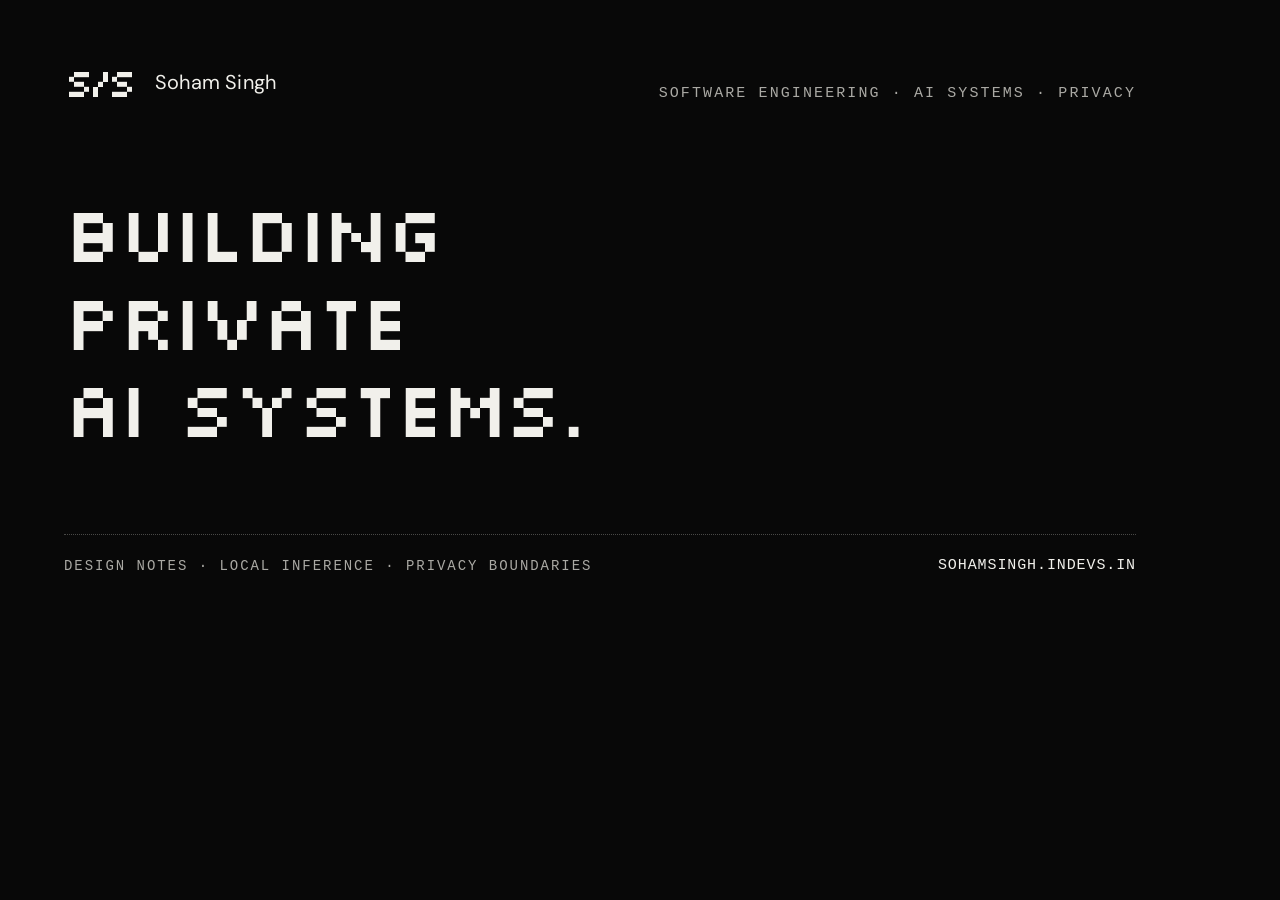
<file: assets/social-card.html>
<!doctype html>
<html lang="en">
<head>
<meta charset="utf-8">
<!-- Editable source for assets/social-preview.png (1200×630). Render with:
     msedge --headless=new --window-size=1200,630 --screenshot=assets/social-preview.png assets/social-card.html -->
<title>Soham Singh — social preview source</title>
<link rel="preconnect" href="https://fonts.googleapis.com">
<link rel="preconnect" href="https://fonts.gstatic.com" crossorigin>
<link href="https://fonts.googleapis.com/css2?family=DM+Sans:wght@400;500;600;700&family=Silkscreen&display=swap" rel="stylesheet">
<style>
  * { margin: 0; box-sizing: border-box; }
  html, body { width: 1200px; height: 630px; }
  body {
    background: #080808;
    color: #f1f0eb;
    font-family: 'DM Sans', Arial, sans-serif;
    display: flex;
    flex-direction: column;
    justify-content: space-between;
    padding: 56px 64px;
  }
  .top { display: flex; align-items: baseline; justify-content: space-between; }
  .brand { display: flex; align-items: center; gap: 18px; }
  .mark { font-family: 'Silkscreen', 'Courier New', monospace; font-size: 40px; letter-spacing: -6px; padding-right: 6px; }
  .name { font-size: 20px; letter-spacing: .01em; }
  .eyebrow { font-family: 'Courier New', monospace; font-size: 15px; letter-spacing: .14em; text-transform: uppercase; color: #aaa9a4; }
  h1 {
    font-family: 'Silkscreen', 'Courier New', monospace;
    font-weight: 400;
    font-size: 78px;
    line-height: 1.12;
    letter-spacing: -.055em;
    max-width: 960px;
  }
  .bottom { display: flex; align-items: flex-end; justify-content: space-between; border-top: 1px dotted #484846; padding-top: 22px; }
  .bottom .eyebrow { font-size: 14px; }
  .domain { font-family: 'Courier New', monospace; font-size: 15px; letter-spacing: .06em; text-transform: uppercase; color: #f1f0eb; }
</style>
</head>
<body>
  <div class="top">
    <div class="brand"><span class="mark">S/S</span><span class="name">Soham Singh</span></div>
    <span class="eyebrow">Software engineering · AI systems · Privacy</span>
  </div>
  <h1>BUILDING<br>PRIVATE<br>AI SYSTEMS.</h1>
  <div class="bottom">
    <span class="eyebrow">Design notes · local inference · privacy boundaries</span>
    <span class="domain">sohamsingh.indevs.in</span>
  </div>
</body>
</html>
</file>
<file: styles.css>
/* A shared, deliberately small visual system. Dark is the default edition. */
:root {
  color-scheme: dark;

  --paper: #080808;
  --surface: #101010;
  --ink: #f1f0eb;
  --muted: #aaa9a4;
  --line: #484846;
  --quiet-line: #292928;
  --sans: 'DM Sans', Arial, sans-serif;
  --mono: 'Courier New', monospace;
  --pixel: 'Silkscreen', 'Courier New', monospace;
  --gutter: max(clamp(24px, 5.5vw, 76px), calc((100vw - 1168px) / 2));
  --ease-out: cubic-bezier(.22, 1, .36, 1);
}
:root[data-theme='light'] {
  color-scheme: light;

  --paper: #f4f3ed;
  --surface: #eae9e3;
  --ink: #151515;
  --muted: #5b5b56;
  --line: #8d8c85;
  --quiet-line: #d1d0c8;
}
*, *::before, *::after { box-sizing: border-box; }
html { scroll-behavior: smooth; scroll-padding-top: 28px; }
body { margin: 0; background: var(--paper); color: var(--ink); font-family: var(--sans); font-size: 16px; line-height: 1.65; -webkit-font-smoothing: antialiased; }
[hidden] { display: none !important; }
::selection { background: var(--ink); color: var(--paper); }
a { color: inherit; text-decoration-thickness: 1px; text-underline-offset: 5px; }
button, input, textarea, select { font: inherit; }
button, a, input, textarea, select { -webkit-tap-highlight-color: transparent; }
button { color: inherit; }
button:not(:disabled), select { cursor: pointer; }
:focus-visible { outline: 2px solid var(--ink); outline-offset: 6px; }
img, svg { display: block; max-width: 100%; }
figure, p, h1, h2, h3, dl { margin: 0; }
p + p { margin-top: 18px; }
h1, h2, h3 { font-weight: 500; line-height: 1.15; }
h2 { font-size: clamp(26px, 3.2vw, 40px); letter-spacing: -.045em; }
h3 { font-size: 21px; letter-spacing: -.025em; }
.site-shell { width: 100%; margin: 0; background: var(--paper); }
.skip-link { position: fixed; left: 20px; top: 12px; z-index: 10; padding: 12px 20px; background: var(--ink); color: var(--paper); transform: translateY(-160%); }
.skip-link:focus { transform: translateY(0); }
.site-header { min-height: 112px; padding: 28px var(--gutter); display: flex; align-items: center; flex-wrap: wrap; gap: 24px; }
.brand { display: inline-flex; gap: 15px; align-items: center; text-decoration: none; flex-shrink: 0; }
.brand-mark { font-family: var(--pixel); font-size: 29px; letter-spacing: -5px; padding-right: 5px; line-height: 1; }
.brand-name { font-size: 13px; line-height: 1.3; max-width: 60px; }
.header-controls { order: 3; display: flex; align-items: center; gap: 20px; margin-left: 4px; }
.site-nav { order: 2; margin-left: auto; display: flex; gap: 26px; }
.site-nav a { text-decoration: none; font-size: 12px; color: var(--muted); padding: 12px 0; position: relative; }
.site-nav a:hover, .site-nav a[aria-current] { color: var(--ink); }
.site-nav a::after { content: ''; position: absolute; bottom: 5px; left: 0; width: 100%; height: 1px; background: currentColor; transform: scaleX(0); transform-origin: left; transition: transform .3s var(--ease-out); }
.site-nav a:hover::after, .site-nav a:focus-visible::after { transform: scaleX(1); }
.site-nav a[aria-current]::after { width: 16px; height: 2px; transform: scaleX(1); }
.theme-toggle, .menu-toggle { background: none; border: 0; min-height: 44px; padding: 8px 0; font-family: var(--mono); font-size: 11px; text-transform: uppercase; }
.theme-toggle { border-left: 1px solid var(--line); padding-left: 22px; }
.menu-toggle { align-items: center; gap: 16px; }
.menu-lines { width: 24px; height: 14px; border-top: 1px solid currentColor; border-bottom: 1px solid currentColor; position: relative; transition: transform .3s var(--ease-out), border-color .2s; }
.menu-lines::after { content: ''; position: absolute; width: 15px; right: 0; top: 5px; border-top: 1px solid currentColor; transition: transform .3s var(--ease-out), width .3s var(--ease-out), top .3s var(--ease-out); }
.menu-open .menu-lines { transform: translateY(6px) rotate(-45deg); border-bottom-color: transparent; }
.menu-open .menu-lines::after { width: 24px; top: -1px; transform: rotate(90deg); }
.eyebrow { font: 11px/1.6 var(--mono); letter-spacing: .075em; text-transform: uppercase; color: var(--muted); }
.muted { color: var(--muted); }
.display-title { font-family: var(--pixel); font-weight: 400; font-size: clamp(40px, 5.7vw, 76px); letter-spacing: -.07em; line-height: 1.14; }
.hero { padding: 55px var(--gutter) 65px; display: grid; grid-template-columns: 1.1fr 1fr; align-items: center; gap: 30px; }
.hero .eyebrow { margin-bottom: 26px; }
.hero h1 { margin-bottom: 30px; font-size: clamp(40px, 4.9vw, 65px); }
.hero-intro { color: var(--muted); max-width: 380px; font-size: 15px; }
.hero-intro strong { font-weight: 500; color: var(--ink); }
.hero-actions { margin-top: 30px; display: flex; flex-wrap: wrap; align-items: center; gap: 24px; }
.button { display: inline-flex; justify-content: space-between; align-items: center; gap: 32px; min-height: 49px; padding: 13px 20px; border: 1px solid var(--line); text-decoration: none; font: 11px/1.5 var(--mono); text-transform: uppercase; letter-spacing: .025em; background: transparent; color: var(--ink); transition: background-color .25s, color .25s, border-color .25s, transform .25s var(--ease-out); }
.button:hover { background: var(--ink); color: var(--paper); border-color: var(--ink); }
.button-primary { background: var(--ink); color: var(--paper); border-color: var(--ink); }
.button-primary:hover { background: var(--paper); color: var(--ink); }
.button:disabled { cursor: wait; opacity: .6; }
.button:active { transform: translateY(0); }
.text-link { display: inline-flex; align-items: center; gap: 22px; font-size: 12px; text-decoration: none; border-bottom: 1px solid var(--line); padding: 7px 0; transition: border-color .3s var(--ease-out); }
.text-link:hover { border-color: var(--ink); }
.text-link .arrow { transition: transform .3s var(--ease-out); }
.text-link:hover .arrow { transform: translate(4px, -4px); }
.arrow { font-family: var(--sans); font-size: 17px; line-height: 1; transition: transform .3s var(--ease-out); }
a:hover > .arrow, button:not(:disabled):hover > .arrow { transform: translate(3px, -3px); }
.hero-art { position: relative; }
.hero-art svg { width: 100%; height: auto; }
.hero-art figcaption { margin-top: 4px; display: flex; justify-content: space-between; gap: 20px; }
.hero-bottom { padding: 20px var(--gutter); display: flex; justify-content: space-between; gap: 24px; border-top: 1px dotted var(--line); font: 10px/1.5 var(--mono); text-transform: uppercase; letter-spacing: .05em; color: var(--muted); }
.hero-bottom a { text-decoration: none; }
.section { padding: 60px var(--gutter); border-top: 1px dotted var(--line); }
.section-heading { display: flex; justify-content: space-between; align-items: baseline; gap: 24px; margin-bottom: 36px; }
.section-heading h2 { font-size: 25px; letter-spacing: -.035em; }
.figure-caption { margin-top: 22px; color: var(--muted); font: 11px/1.65 var(--mono); }
.meta-list { margin: 26px 0 30px; font-size: 12px; }
.meta-list > div { display: grid; grid-template-columns: 80px 1fr; gap: 20px; padding: 10px 0; border-bottom: 1px solid var(--quiet-line); }
.meta-list dt { color: var(--muted); }
.meta-list dd { margin: 0; }
.about-layout { display: grid; grid-template-columns: .65fr 1.35fr; gap: 65px; align-items: start; }
.portrait { max-width: 270px; }
.portrait img { width: 100%; height: auto; aspect-ratio: 4 / 5; object-fit: cover; filter: grayscale(1); }
.portrait figcaption { font: 10px/1.5 var(--mono); color: var(--muted); margin-top: 14px; text-transform: uppercase; }
.about-copy h2 { font-size: 34px; margin: 12px 0 22px; }
.about-copy > p:not(.eyebrow) { color: var(--muted); font-size: 15px; max-width: 540px; }
.approach-list { list-style: none; padding: 0; margin: 28px 0; display: flex; flex-wrap: wrap; gap: 12px 24px; font: 11px/1.5 var(--mono); }
.approach-list li::before { content: '+ '; color: var(--muted); }
.notes-preview { display: grid; grid-template-columns: .9fr 1.1fr; gap: 60px; }
.notes-preview h2 { margin: 12px 0 18px; font-size: 32px; }
.notes-preview > div > p:not(.eyebrow) { color: var(--muted); font-size: 14px; max-width: 350px; }
.notes-list { list-style: none; padding: 0; margin: 0; }
.notes-list li + li { border-top: 1px solid var(--quiet-line); }
.notes-list a { display: flex; justify-content: space-between; gap: 24px; padding: 22px 0; text-decoration: none; font-size: 17px; }
.notes-list a:hover { color: var(--muted); }
.notes-list small { display: block; font: 10px/1.5 var(--mono); color: var(--muted); text-transform: uppercase; margin-bottom: 7px; }
.contact-strip { border-top: 1px dotted var(--line); padding: 45px var(--gutter); display: flex; justify-content: space-between; align-items: center; gap: 24px; }
.contact-strip h2 { font-size: 26px; }
.contact-strip p { color: var(--muted); font-size: 13px; margin-top: 8px; }
.site-footer { border-top: 1px dotted var(--line); padding: 30px var(--gutter); display: flex; flex-wrap: wrap; justify-content: space-between; gap: 20px; color: var(--muted); font: 10px/1.6 var(--mono); }
.footer-links { display: flex; flex-wrap: wrap; gap: 24px; }
.site-footer a:hover { color: var(--ink); }
.page-heading { padding: 52px var(--gutter) 60px; }
.page-heading .eyebrow { margin-bottom: 25px; }
.page-intro { max-width: 580px; margin-top: 28px; color: var(--muted); font-size: 15px; }
.project-case { padding: 60px var(--gutter); border-top: 1px dotted var(--line); }
.case-heading { display: grid; grid-template-columns: 60px 1fr; gap: 20px; align-items: baseline; margin-bottom: 36px; }
.case-number { font: 18px/1.5 var(--pixel); color: var(--muted); }
.case-heading h2 { margin-bottom: 12px; }
.case-heading p { font: 11px/1.7 var(--mono); }
.case-layout { display: grid; grid-template-columns: 1fr 1fr; gap: 48px; align-items: start; }
.case-copy h3 { font: 11px/1.5 var(--mono); text-transform: uppercase; margin-bottom: 12px; color: var(--ink); letter-spacing: .05em; }
.case-copy p { color: var(--muted); font-size: 14px; }
.case-copy p + h3 { margin-top: 26px; }
.case-art { border: 1px solid var(--quiet-line); background: var(--surface); padding: 24px; }
.diagram { width: 100%; height: auto; }
.case-notes { border-top: 1px solid var(--quiet-line); margin: 36px 0 24px; padding-top: 28px; display: grid; grid-template-columns: 1fr 1fr; gap: 48px; }
.project-tags { font: 10px/1.8 var(--mono); padding-top: 20px; }
.learning-list > article { display: grid; grid-template-columns: 40px .7fr 1.3fr; gap: 26px; padding: 30px 0; border-top: 1px solid var(--quiet-line); }
.learning-title { font-size: 22px; }
.learning-copy { font-size: 14px; color: var(--muted); }
.idea-row { display: grid; grid-template-columns: .7fr 1.3fr; gap: 60px; border-top: 1px solid var(--quiet-line); margin-top: 32px; padding-top: 32px; font-size: 14px; color: var(--muted); }
.idea-row h3 { color: var(--ink); margin-top: 12px; font-size: 24px; }
.section > p { font-size: 14px; max-width: 760px; }
.journal-layout { padding: 0 var(--gutter) 60px; display: grid; grid-template-columns: 190px minmax(0, 1fr); gap: 60px; border-top: 1px dotted var(--line); }
.journal-index { padding-top: 40px; }
.journal-index .eyebrow { margin-bottom: 18px; }
.journal-index a { display: block; color: var(--muted); font-size: 12px; padding: 12px 0; text-decoration: none; border-bottom: 1px solid var(--quiet-line); }
.journal-index a:hover { color: var(--ink); }
.journal-entry { padding: 42px 0; }
.journal-entry + .journal-entry { border-top: 1px dotted var(--line); }
.entry-meta { display: flex; flex-wrap: wrap; justify-content: space-between; gap: 12px; font: 10px/1.6 var(--mono); color: var(--muted); text-transform: uppercase; }
.entry-title { font-size: clamp(26px, 3vw, 36px); letter-spacing: -.04em; margin: 22px 0 18px; }
.entry-body { margin-top: 26px; max-width: 65ch; color: var(--muted); font-size: 15px; }
.contact-layout { padding: 0 var(--gutter) 65px; display: grid; grid-template-columns: 1.25fr .75fr; gap: 70px; }
.contact-form { padding-top: 30px; border-top: 1px dotted var(--line); }
.form-row { display: grid; grid-template-columns: 1fr 1fr; gap: 24px; }
.form-field { margin-bottom: 26px; min-width: 0; }
.form-field label { display: block; font: 11px/1.6 var(--mono); margin-bottom: 10px; text-transform: uppercase; }
.form-field input, .form-field textarea, .form-field select { width: 100%; padding: 14px; border: 1px solid var(--line); background: var(--paper); color: var(--ink); border-radius: 0; font-size: 14px; }
.form-field input::placeholder, .form-field textarea::placeholder { color: var(--muted); }
.form-field textarea { resize: vertical; min-height: 160px; }
.form-note { color: var(--muted); font-size: 11px; margin-bottom: 22px; }
.form-status { margin-top: 18px; font-size: 13px; min-height: 24px; }
.form-status[data-state='error'] { border-left: 2px solid var(--ink); padding-left: 12px; }
.contact-aside { border-top: 1px dotted var(--line); padding-top: 30px; }
.contact-aside h2 { font-size: 24px; margin: 14px 0 20px; }
.contact-aside p:not(.eyebrow) { color: var(--muted); font-size: 14px; }
.channel-list { list-style: none; padding: 0; margin: 28px 0; }
.channel-list li { border-bottom: 1px solid var(--quiet-line); }
.channel-list a { padding: 18px 0; display: flex; justify-content: space-between; gap: 12px; text-decoration: none; font-size: 13px; overflow-wrap: anywhere; }
.channel-list a:hover { text-decoration: underline; }
.channel-list small { display: block; font: 10px/1.5 var(--mono); color: var(--muted); margin-bottom: 6px; text-transform: uppercase; }
.contact-aside .meta-list { margin-top: 36px; }
@media (hover: hover) and (pointer: fine) {
  .button:not(:disabled):hover { transform: translateY(-2px); }
  .button:not(:disabled):active { transform: translateY(0); }
}
@media (max-width: 1050px) {

  .site-nav { gap: 18px; }
  .brand-name { display: none; }
  .hero { gap: 20px; }
  .hero h1 { font-size: clamp(36px, 5vw, 54px); }
  .about-layout, .notes-preview { gap: 36px; }
  .contact-layout { gap: 40px; }
  .journal-layout { grid-template-columns: 160px minmax(0, 1fr); gap: 36px; }
}
@media (max-width: 760px) {
  :root { --gutter: 26px; }

  .site-header { min-height: 88px; padding-top: 20px; padding-bottom: 20px; gap: 12px; }
  .brand-name { display: inline; }
  .header-controls { margin-left: auto; order: 2; gap: 20px; }
  .theme-toggle { border: 0; padding-left: 0; }
  .site-nav { order: 3; width: 100%; margin: 10px 0 0; justify-content: space-between; gap: 10px; flex-wrap: wrap; }
  .site-nav a { font-size: 12px; }
  .nav-enhanced .menu-toggle:not([hidden]) { display: inline-flex; }
  .nav-enhanced .site-nav { display: none; }
  .nav-enhanced .site-header.menu-open .site-nav { display: flex; flex-direction: column; align-items: stretch; gap: 0; padding-top: 14px; border-top: 1px dotted var(--line); animation: menu-enter .25s var(--ease-out); }
  .nav-enhanced .site-nav a { font-size: 15px; padding: 14px 0; }
  .nav-enhanced .site-nav a[aria-current]::after { left: auto; right: 0; bottom: 24px; }
  .hero { grid-template-columns: 1fr; padding-top: 35px; padding-bottom: 32px; }
  .hero h1 { font-size: clamp(34px, 8.3vw, 57px); }
  .hero-intro { max-width: 470px; }
  .hero-art { max-width: 440px; width: 100%; margin: 10px auto 0; }
  .hero-bottom { flex-wrap: wrap; padding-top: 18px; padding-bottom: 18px; gap: 10px 20px; }
  .hero-bottom > span:last-child { display: none; }
  .section, .project-case { padding-top: 40px; padding-bottom: 40px; }
  .section-heading { align-items: start; flex-direction: column; gap: 10px; margin-bottom: 26px; }
  .about-layout, .notes-preview { grid-template-columns: 1fr; gap: 28px; }
  .portrait { max-width: 220px; }
  .about-copy h2 { font-size: 30px; }
  .contact-strip { align-items: start; flex-direction: column; padding-top: 35px; padding-bottom: 35px; }
  .site-footer { padding-top: 24px; padding-bottom: 24px; }
  .footer-links { gap: 18px; }
  .page-heading { padding-top: 35px; padding-bottom: 40px; }
  .display-title { font-size: clamp(34px, 8.4vw, 58px); }
  .case-heading { grid-template-columns: 34px 1fr; gap: 12px; }
  .case-layout, .case-notes { grid-template-columns: 1fr; gap: 28px; }
  .case-art { padding: 18px; }
  .learning-list > article { grid-template-columns: 24px 1fr; gap: 16px; }
  .learning-copy { grid-column: 2; }
  .idea-row { grid-template-columns: 1fr; gap: 22px; }
  .journal-layout { grid-template-columns: 1fr; gap: 0; padding-bottom: 24px; }
  .journal-index { padding-top: 26px; padding-bottom: 24px; border-bottom: 1px dotted var(--line); }
  .journal-index a { padding: 10px 0; }
  .contact-layout { grid-template-columns: 1fr; gap: 36px; padding-bottom: 40px; }
}
@media (max-width: 380px) {
  :root { --gutter: 20px; }

  .brand-name { display: none; }
  .hero h1, .display-title { font-size: 31px; }
  .form-row { grid-template-columns: 1fr; gap: 0; }
  .hero-actions { gap: 14px; }
}
@keyframes menu-enter {
  from { opacity: 0; transform: translateY(-6px); }
  to { opacity: 1; transform: translateY(0); }
}
@media (prefers-reduced-motion: reduce) {
  html { scroll-behavior: auto; }
  *, *::before, *::after { transition: none !important; animation: none !important; }
  a:hover > .arrow, button:not(:disabled):hover > .arrow,
  .button:not(:disabled):hover, .text-link:hover .arrow,
  .project-card:hover { transform: none; }
}

/* ------------------------------------------------------------------
   Portfolio overhaul additions: cards, skills, case studies, journal.
   Reuses the existing tokens and editorial rhythm; no new visual system.
   ------------------------------------------------------------------ */

/* Home — hero positioning and unavailable résumé control */
.hero-positioning { max-width: 430px; font-size: clamp(17px, 2vw, 20px); line-height: 1.5; }
.button-unavailable { color: var(--muted); border-color: var(--quiet-line); cursor: default; }
.button-unavailable:hover, .button-unavailable:active { background: transparent; color: var(--muted); border-color: var(--quiet-line); transform: none; }
.resume-note { margin-top: 22px; max-width: 430px; color: var(--muted); font: 11px/1.6 var(--mono); }
.opportunity-note { margin-top: 12px; color: var(--ink); font: 11px/1.6 var(--mono); text-transform: uppercase; letter-spacing: .05em; }
.resume-unavailable { color: var(--muted); cursor: default; }

/* Home — selected-work cards */
.section > .section-intro { max-width: 760px; margin-bottom: 36px; color: var(--muted); font-size: 14px; }
.project-grid { display: grid; grid-template-columns: repeat(2, 1fr); gap: 28px; }
/* The flagship venture reads as the lead card without breaking the grid rhythm. */
.project-card--featured { border-color: var(--line); }
.project-card { display: flex; flex-direction: column; border: 1px solid var(--quiet-line); background: var(--paper); transition: transform .3s var(--ease-out), border-color .3s var(--ease-out); }
@media (hover: hover) and (pointer: fine) {
  .project-card:hover { transform: translateY(-4px); border-color: var(--line); }
}
.project-visual { margin: 0; padding: 18px; background: var(--surface); border-bottom: 1px solid var(--quiet-line); }
.project-diagram { width: 100%; height: auto; }
.project-visual figcaption { margin-top: 14px; color: var(--muted); font: 10px/1.5 var(--mono); text-transform: uppercase; letter-spacing: .04em; }
.project-card-body { flex: 1; display: flex; flex-direction: column; padding: 22px; }
.project-card-body > .eyebrow { margin-bottom: 10px; }
.project-card-body > h3 { margin-bottom: 12px; font-size: 21px; }
.project-card-body > p { color: var(--muted); font-size: 14px; }
.project-card-body > p + p { margin-top: 12px; }
.project-card .project-tags { margin-top: 12px; padding-top: 0; color: var(--muted); }
.project-card-body > .text-link { align-self: flex-start; margin-top: 16px; }
.project-card-body > .resource-note { margin-top: auto; padding-top: 16px; border-top: 1px solid var(--quiet-line); color: var(--muted); font-size: 12px; }

/* Contact — FAQ (AEO) */
.faq-list { display: grid; grid-template-columns: 1fr; }
.faq-list > article { padding: 26px 0; border-top: 1px solid var(--quiet-line); }
.faq-list > article:first-child { border-top: 0; padding-top: 4px; }
.faq-list h3 { margin: 0 0 10px; font-size: 19px; }
.faq-list p { color: var(--muted); font-size: 14px; max-width: 72ch; }

/* Home — strengths + evidence */
.strength-grid { display: grid; grid-template-columns: repeat(3, 1fr); gap: 28px; }
.strength-grid > div { padding-top: 20px; border-top: 1px solid var(--quiet-line); }
.strength-grid h3 { margin: 12px 0 8px; font-size: 19px; }
.strength-grid p:not(.eyebrow) { color: var(--muted); font-size: 14px; }
.section > .section-evidence { margin-top: 32px; color: var(--muted); font-size: 13px; }
.section > .section-evidence a { color: var(--ink); }

/* Home + Contact — education metadata */
.education-block h2 { font-size: 20px; margin-bottom: 4px; }
.contact-aside .education-block { margin-top: 34px; }

/* Case studies */
.case-index { display: flex; flex-wrap: wrap; gap: 10px 32px; padding: 0 var(--gutter) 34px; }
.case-index a { padding-bottom: 4px; color: var(--muted); font: 11px/1.6 var(--mono); text-transform: uppercase; letter-spacing: .05em; text-decoration: none; border-bottom: 1px solid var(--quiet-line); }
.case-index a:hover, .case-index a:focus-visible { color: var(--ink); border-color: var(--ink); }
.case-summary { max-width: 780px; margin-bottom: 14px; font-size: 16px; color: var(--ink); }
.status-note { max-width: 780px; margin-bottom: 36px; padding-left: 14px; border-left: 2px solid var(--quiet-line); color: var(--muted); font-size: 13px; }
.case-copy ol, .case-details ol { margin: 16px 0 4px; padding-left: 20px; color: var(--muted); font-size: 14px; }
.case-copy ol li, .case-details ol li { margin: 8px 0; }
.case-copy ol li::marker, .case-details ol li::marker { color: var(--line); font-family: var(--mono); font-size: 12px; }
.evidence-list { list-style: none; margin: 0 0 16px; padding: 0; color: var(--muted); font-size: 13px; }
.evidence-list li { padding: 10px 0; border-top: 1px solid var(--quiet-line); }
.case-details { margin: 30px 0; border-top: 1px solid var(--quiet-line); border-bottom: 1px solid var(--quiet-line); }
.case-details > summary { display: flex; align-items: center; justify-content: space-between; gap: 16px; padding: 18px 0; color: var(--ink); font: 11px/1.6 var(--mono); text-transform: uppercase; letter-spacing: .05em; cursor: pointer; list-style: none; }
.case-details > summary::-webkit-details-marker { display: none; }
.case-details > summary::after { content: '+'; font-family: var(--sans); font-size: 17px; line-height: 1; }
.case-details[open] > summary::after { content: '\2013'; }
.case-details > summary:hover { color: var(--muted); }
.case-details[open] > summary { border-bottom: 1px solid var(--quiet-line); }
.case-details[open] { padding-bottom: 26px; }
.case-details > summary + * { margin-top: 22px; }
.case-details > * + * { margin-top: 14px; }
.tradeoff-list { margin: 22px 0 0; font-size: 13px; }
.tradeoff-list dt { margin-top: 18px; color: var(--ink); font: 11px/1.6 var(--mono); text-transform: uppercase; letter-spacing: .04em; }
.tradeoff-list dt:first-child { margin-top: 0; }
.tradeoff-list dd { margin: 6px 0 0; max-width: 780px; color: var(--muted); }
.case-details > *:last-child { margin-bottom: 0; }
.table-scroll { margin: 30px 0; overflow-x: auto; border: 1px solid var(--quiet-line); }
.table-scroll:focus-visible { outline: 2px solid var(--ink); outline-offset: 3px; }
.case-status { width: 100%; min-width: 640px; border-collapse: collapse; font-size: 13px; }
.case-status caption { padding: 16px 18px; text-align: left; color: var(--muted); font: 11px/1.6 var(--mono); text-transform: uppercase; letter-spacing: .05em; border-bottom: 1px solid var(--quiet-line); }
.case-status th, .case-status td { padding: 14px 18px; text-align: left; vertical-align: top; border-bottom: 1px solid var(--quiet-line); }
.case-status thead th { color: var(--muted); font: 10px/1.5 var(--mono); text-transform: uppercase; letter-spacing: .06em; }
.case-status tbody th { color: var(--ink); font-weight: 500; }
.case-status tbody td { color: var(--muted); }
.case-status tbody tr:last-child th, .case-status tbody tr:last-child td { border-bottom: 0; }

/* Codex + Contact additions */
.entry-summary { max-width: 62ch; margin-top: 16px; font-size: 16px; color: var(--ink); }
.entry-reading-time { white-space: nowrap; }
.article-links { margin-top: 26px; padding-top: 16px; border-top: 1px dotted var(--line); color: var(--muted); font: 11px/1.6 var(--mono); }
.article-links a { color: var(--ink); }
.entry-body h3 { margin: 30px 0 10px; color: var(--ink); font: 11px/1.6 var(--mono); text-transform: uppercase; letter-spacing: .06em; }
.entry-body h3:first-child { margin-top: 0; }
.contact-intro { max-width: 720px; margin-top: 24px; }
.contact-intro .page-intro { margin-top: 0; }
.contact-intro p:not(.page-intro) { margin-top: 14px; color: var(--muted); font-size: 15px; }

/* Overhaul responsive behavior */
@media (hover: hover) and (pointer: fine) {
  .button-unavailable:hover, .button-unavailable:active { transform: none; }
}
@media (max-width: 1050px) {
  .project-grid { grid-template-columns: repeat(2, 1fr); }
}
@media (max-width: 760px) {
  .project-grid, .strength-grid { grid-template-columns: 1fr; }
  .project-card-body { padding: 20px; }
  .case-index { padding-bottom: 26px; }
  .table-scroll { margin: 24px 0; }
}
@media (max-width: 380px) {
  .project-card-body { padding: 18px 16px; }
}

/* ------------------------------------------------------------------
   Motion polish: restrained, state-driven transitions only.
   Nothing animates on load and nothing loops, so the JS scroll reveals
   in theme.js remain the single source of entrance motion. Every effect
   here is neutralized by the prefers-reduced-motion rule above.
   ------------------------------------------------------------------ */

/* Theme cross-fade: surfaces ease between the light and dark editions. */
body, .site-shell, .site-header, .site-footer, .project-card, .project-visual,
.case-art, .table-scroll, .case-status, .strength-grid > div,
.notes-list li, .channel-list li {
  transition: background-color .35s var(--ease-out), color .35s var(--ease-out), border-color .35s var(--ease-out);
}

/* Case-study accordion: the "+" marker rotates into a close glyph. */
.case-details > summary::after { transition: transform .3s var(--ease-out); transform-origin: center; }
.case-details[open] > summary::after { content: '+'; transform: rotate(45deg); }
.case-details[open] > summary + * { animation: details-in .32s var(--ease-out) backwards; }
@keyframes details-in {
  from { opacity: 0; transform: translateY(-4px); }
  to { opacity: 1; transform: translateY(0); }
}

/* Case-study index links: eased ink and rule. */
.case-index a { transition: color .25s var(--ease-out), border-color .25s var(--ease-out); }

/* Maturity table: a quiet row highlight rather than a color wash. */
.case-status tbody tr { transition: background-color .2s var(--ease-out); }
.case-status tbody tr:hover { background: var(--surface); }

/* Notes + channel rows: nudge the trailing arrow, keep the copy steady. */
.notes-list a, .channel-list a { transition: color .25s var(--ease-out); }
.notes-list a .arrow, .channel-list a .arrow { transition: transform .3s var(--ease-out); }
.notes-list a:hover .arrow, .channel-list a:hover .arrow { transform: translate(3px, -3px); }

/* Strength and idea blocks: subtle edge emphasis on hover. */
.strength-grid > div:hover { border-color: var(--line); }

/* Form controls: clearer focus feedback while typing. */
.form-field input, .form-field textarea, .form-field select { transition: border-color .2s var(--ease-out), background-color .2s var(--ease-out); }
.form-field input:focus, .form-field textarea:focus, .form-field select:focus { border-color: var(--ink); }

/* Portrait: the monochrome study resolves to color on hover. */
.portrait img { transition: filter .45s var(--ease-out); }
@media (hover: hover) and (pointer: fine) {
  .portrait:hover img { filter: grayscale(0); }
}
</file>
